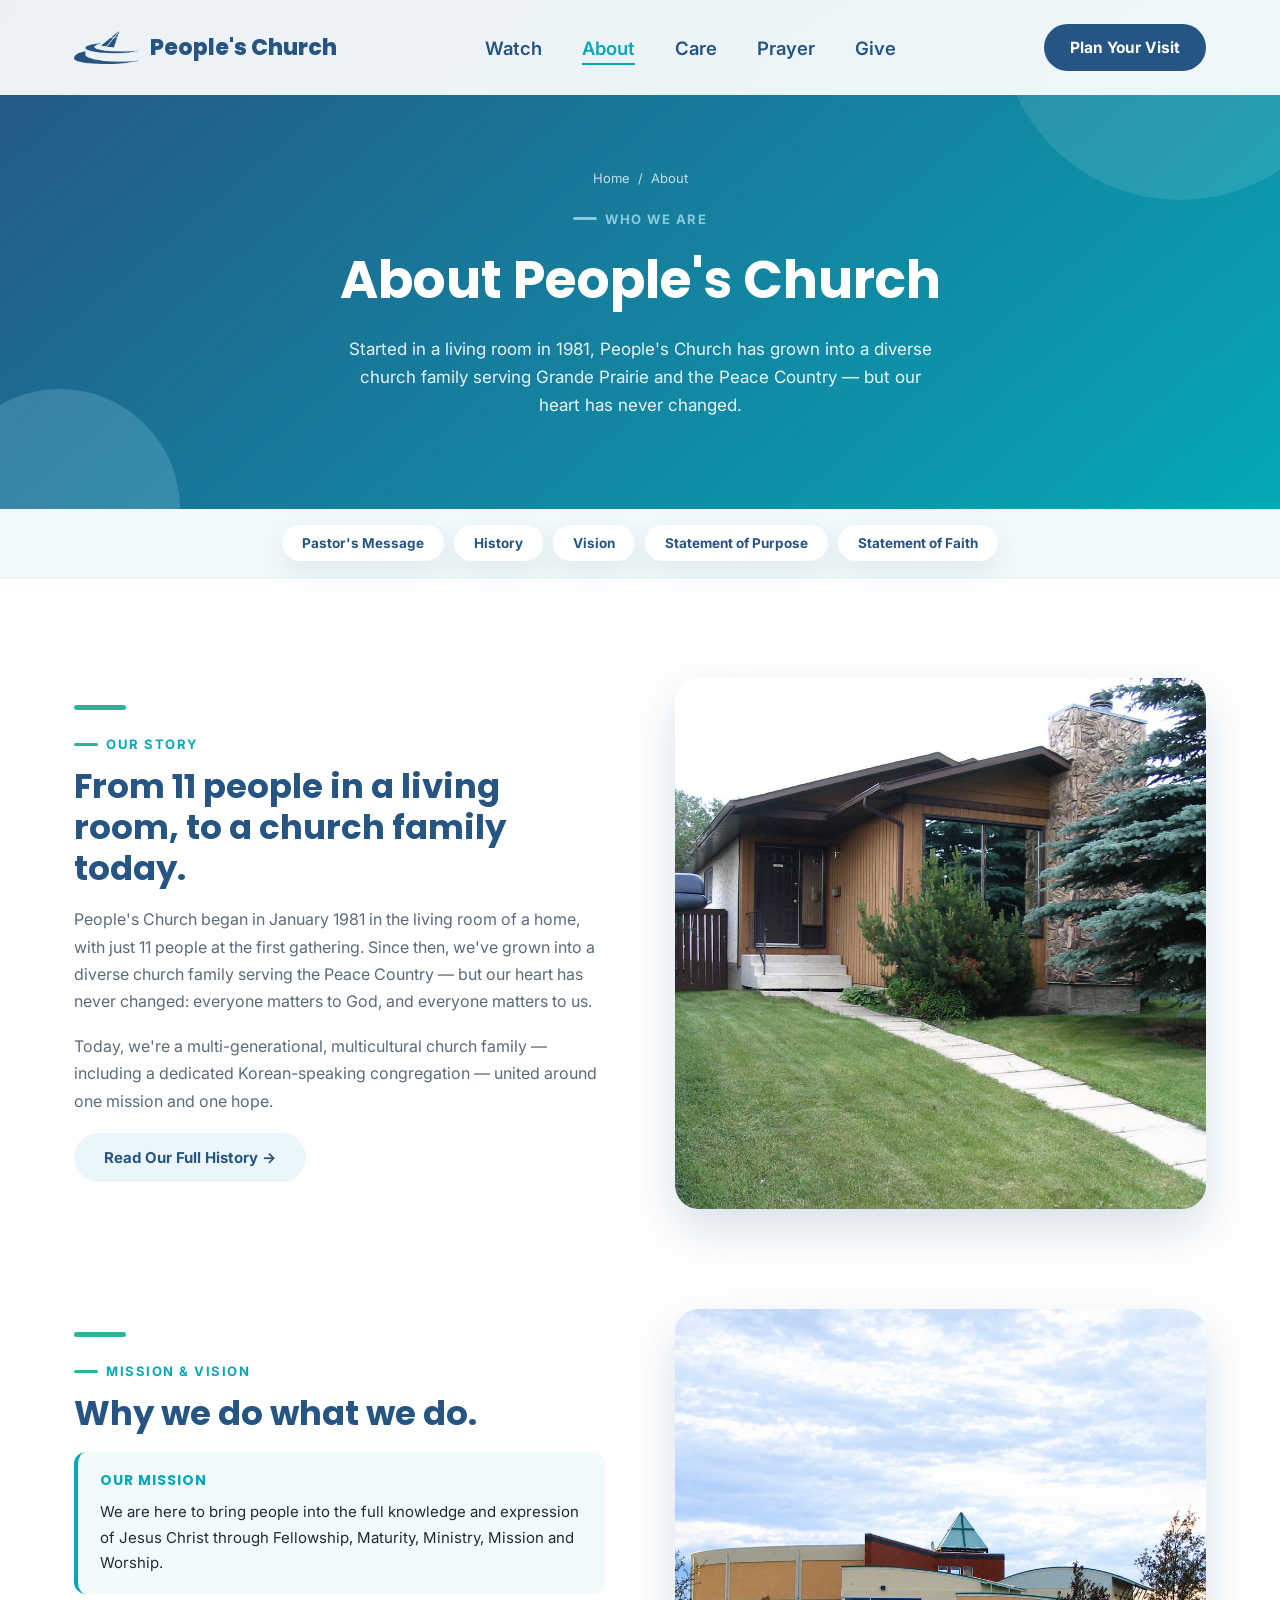
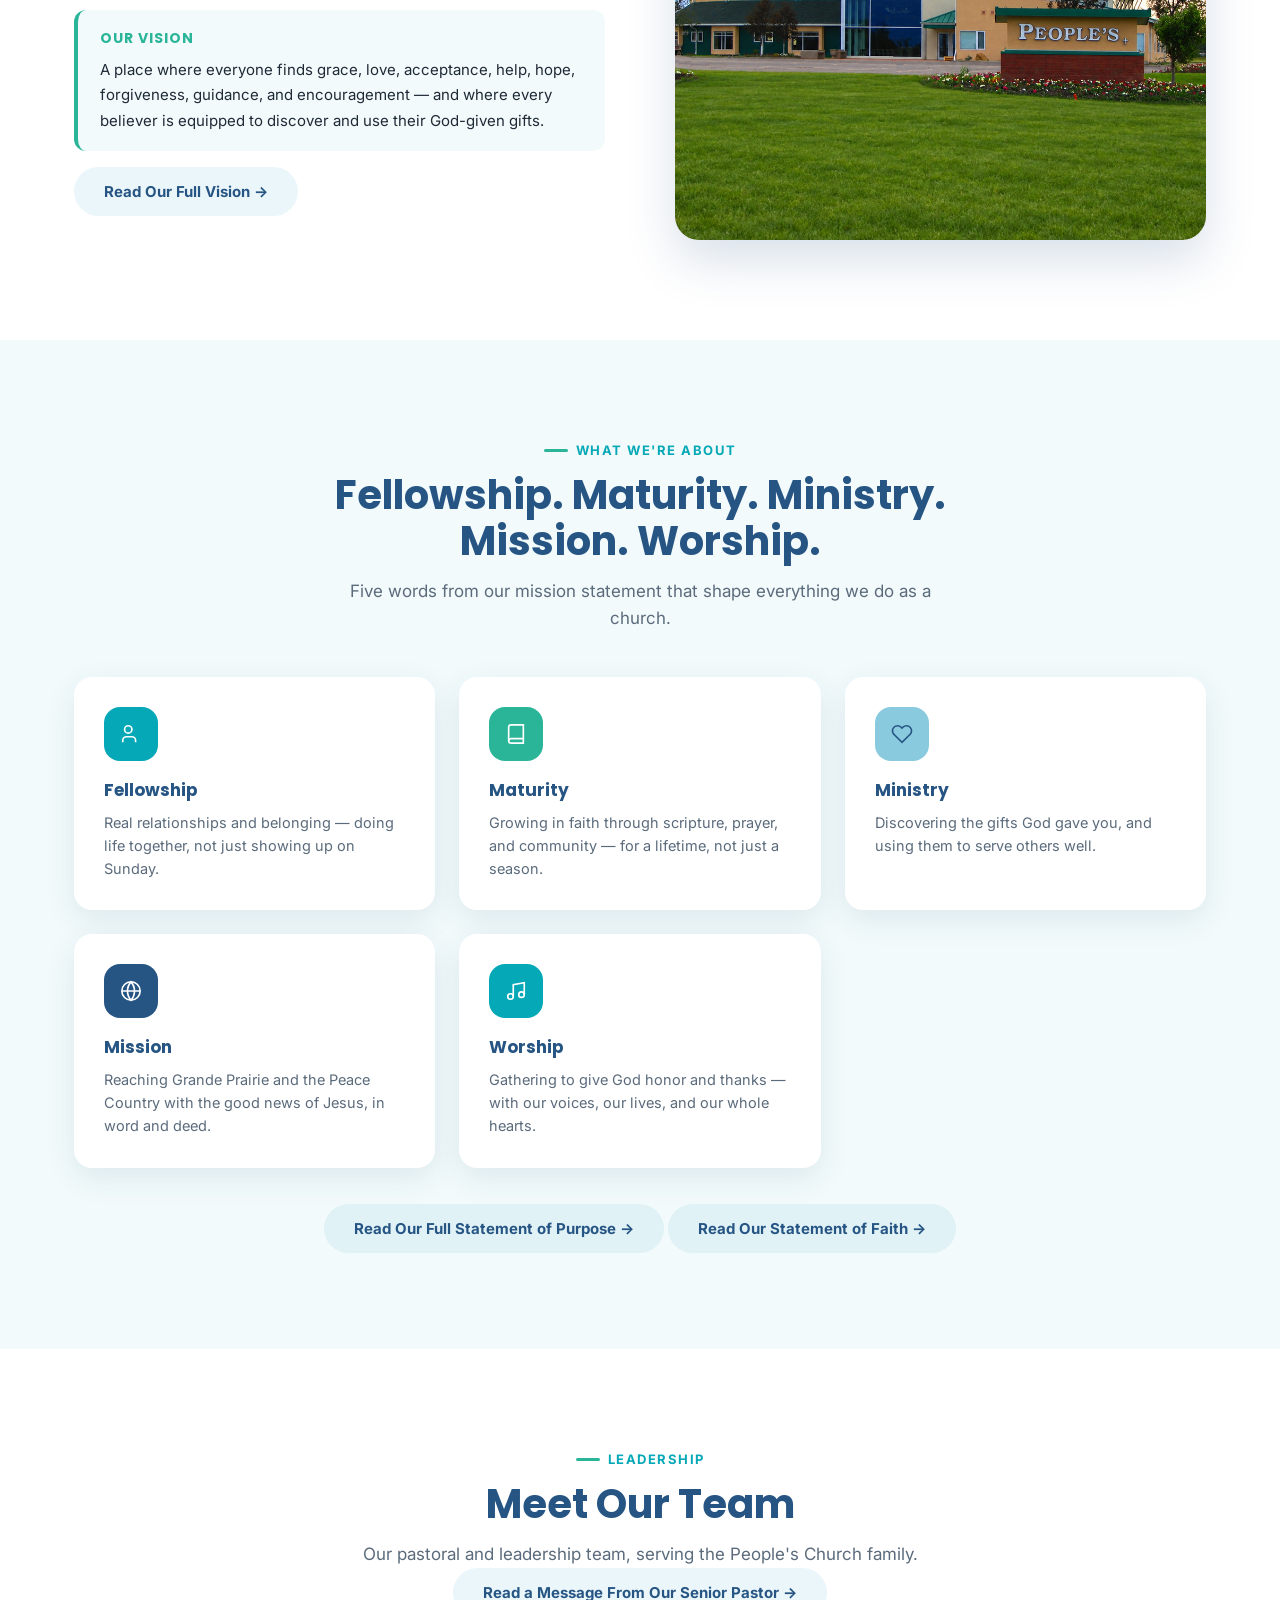
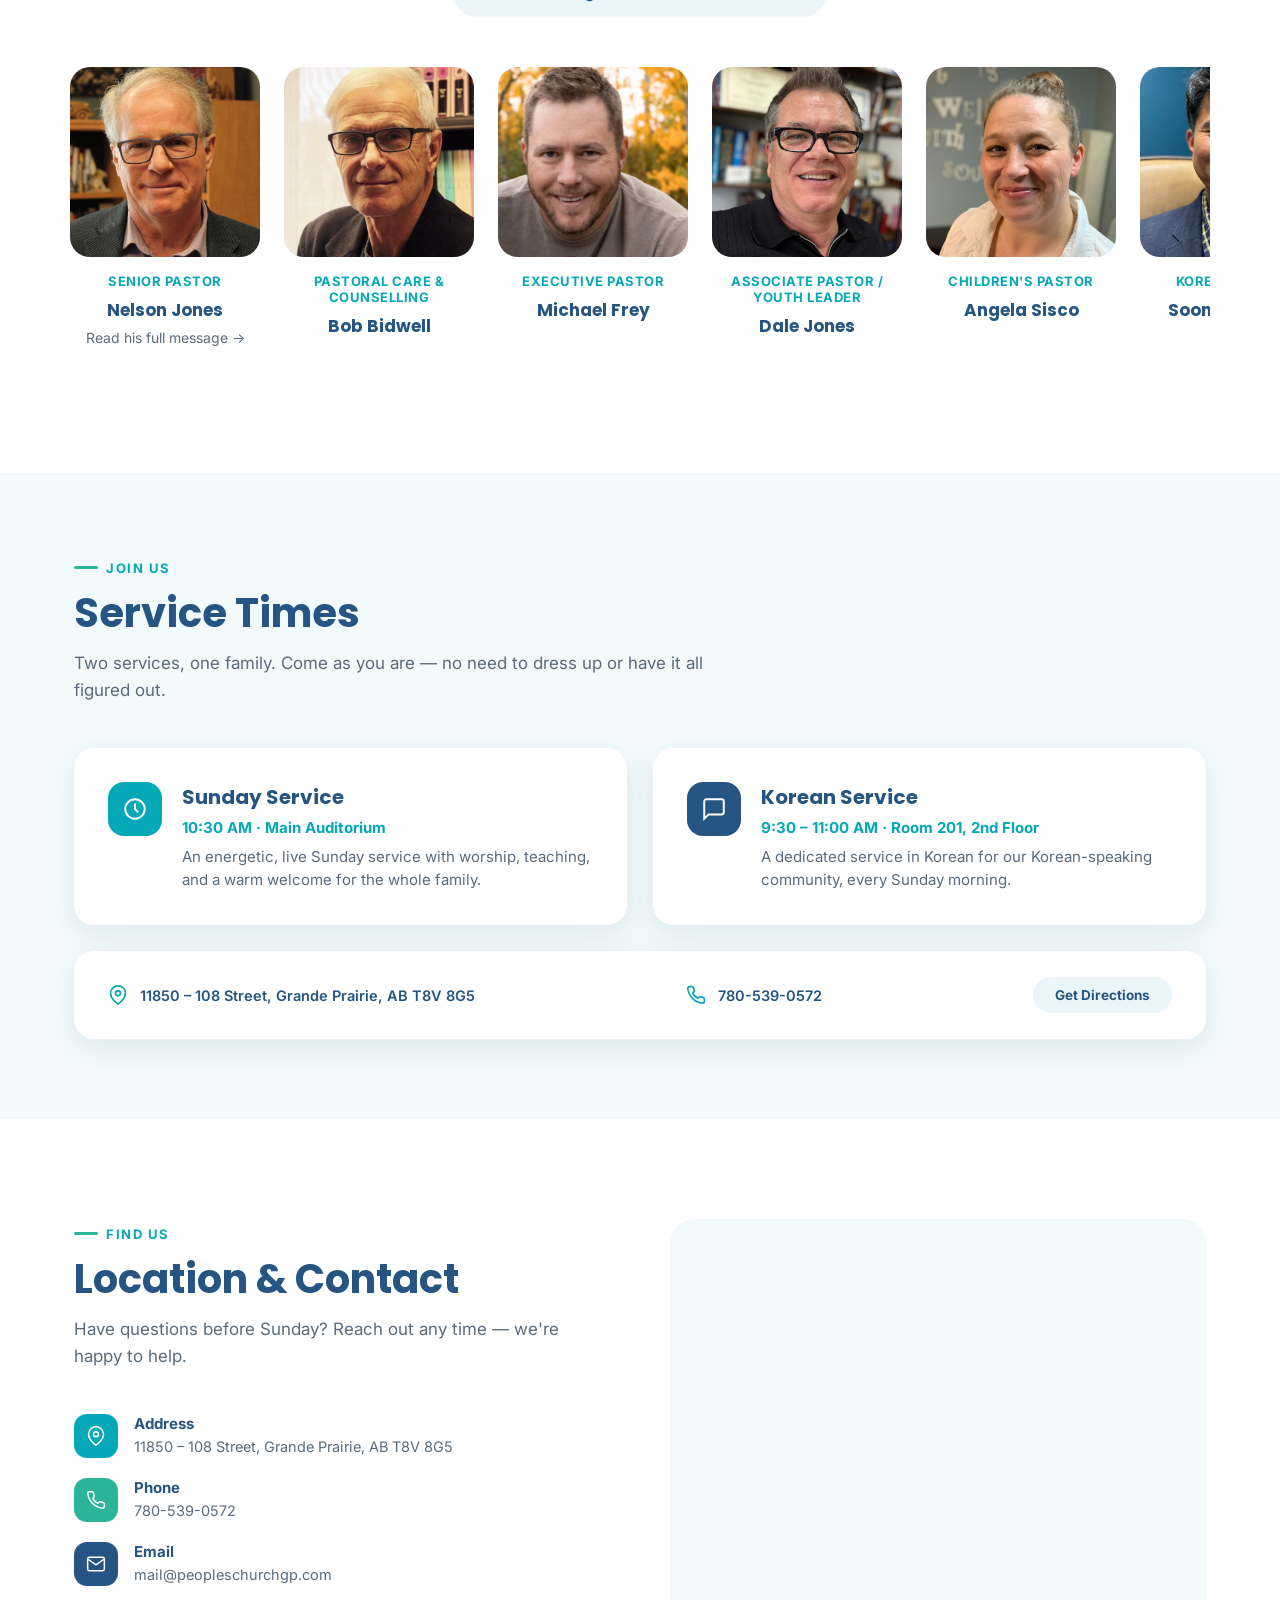
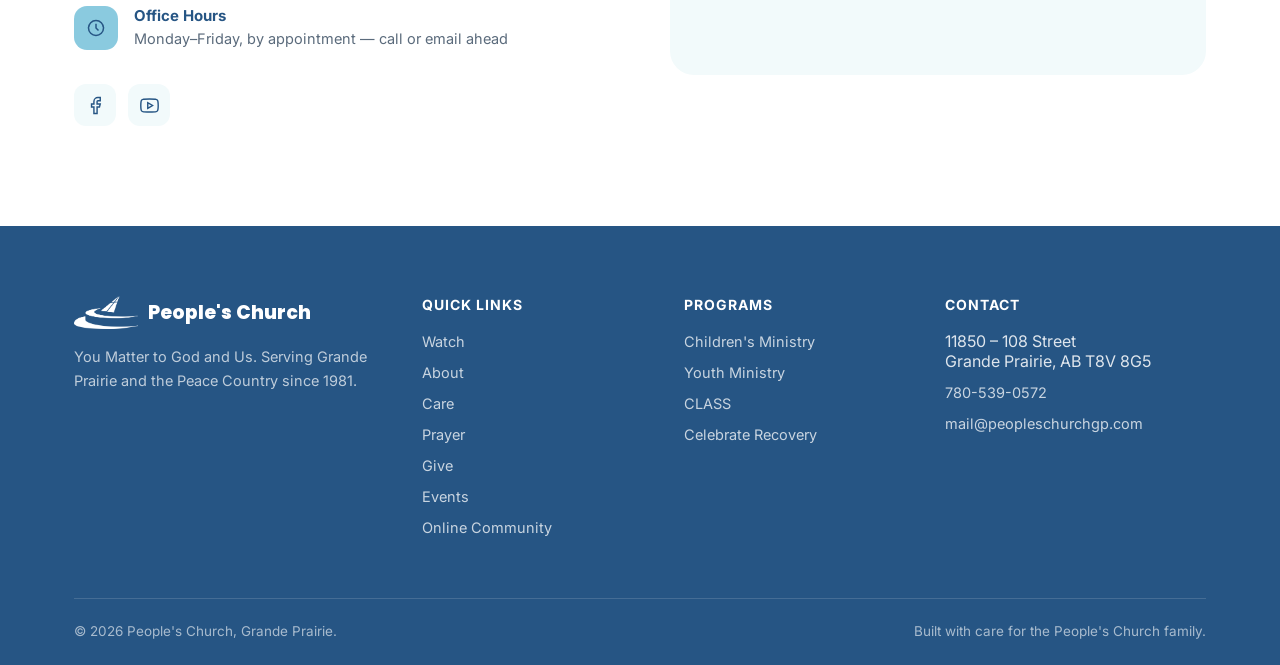
<file: about.html>
<!DOCTYPE html>
<html lang="en">
<head>
<meta charset="UTF-8">
<meta name="viewport" content="width=device-width, initial-scale=1.0">
<title>About | People's Church</title>
<meta name="description" content="Our story, mission, vision, and service times — People's Church, Grande Prairie AB, since 1981.">
<link rel="icon" type="image/png" href="assets/img/favicon-64.png">
<link rel="preconnect" href="https://fonts.googleapis.com">
<link rel="preconnect" href="https://fonts.gstatic.com" crossorigin>
<link href="https://fonts.googleapis.com/css2?family=Poppins:wght@600;700;800&family=Inter:wght@400;500;600;700&display=swap" rel="stylesheet">
<link rel="stylesheet" href="styles.css">
<script src="https://js.churchcenter.com/modal/v1"></script>
</head>
<body>

<!-- ================= HEADER ================= -->
<header id="siteHeader">
  <div class="nav-inner">
    <a href="index.html" class="logo"><span class="logo-mark"><img src="assets/img/logo-navy.png" alt="People's Church logo"></span>People's Church</a>
    <nav id="siteNav">
      <ul>
        <li><a class="nav-link" href="watch.html">Watch</a></li>
        <li><a class="nav-link" href="about.html">About</a></li>
        <li><a class="nav-link" href="care.html">Care</a></li>
        <li><a class="nav-link" href="https://peoples.churchcenter.com/people/forms/3387" data-open-in-church-center-modal="true">Prayer</a></li>
        <li><a class="nav-link" href="giving.html">Give</a></li>
      </ul>
    </nav>
    <div class="nav-cta">
      <a href="about.html#services" class="btn btn-nav">Plan Your Visit</a>
      <button class="menu-toggle" id="menuToggle" aria-label="Toggle menu"><span></span><span></span><span></span></button>
    </div>
  </div>
</header>

<!-- ================= PAGE HERO ================= -->
<section class="page-hero">
  <div class="wrap">
    <div class="breadcrumb reveal in"><a href="index.html">Home</a> / <span>About</span></div>
    <span class="kicker">Who We Are</span>
    <h1>About People's Church</h1>
    <p>Started in a living room in 1981, People's Church has grown into a diverse church family serving Grande Prairie and the Peace Country — but our heart has never changed.</p>
  </div>
</section>

<!-- ================= ABOUT SUBMENU ================= -->
<nav class="about-subnav reveal in" aria-label="About submenu">
  <div class="wrap">
    <a href="go-deeper.html#pastor">Pastor's Message</a>
    <a href="go-deeper.html#history">History</a>
    <a href="go-deeper.html#vision">Vision</a>
    <a href="go-deeper.html#purpose">Statement of Purpose</a>
    <a href="go-deeper.html#faith">Statement of Faith</a>
  </div>
</nav>

<!-- ================= OUR STORY ================= -->
<section class="about" id="story">
  <div class="wrap about-grid">
    <div class="about-copy reveal">
      <div class="bar"></div>
      <span class="kicker">Our Story</span>
      <h2>From 11 people in a living room, to a church family today.</h2>
      <p>People's Church began in January 1981 in the living room of a home, with just 11 people at the first gathering. Since then, we've grown into a diverse church family serving the Peace Country — but our heart has never changed: everyone matters to God, and everyone matters to us.</p>
      <p>Today, we're a multi-generational, multicultural church family — including a dedicated Korean-speaking congregation — united around one mission and one hope.</p>
      <a href="go-deeper.html#history" class="btn btn-ghost">Read Our Full History &rarr;</a>
    </div>
    <div class="about-visual filled reveal">
      <img src="assets/img/story-first-house.jpg" alt="The home where People's Church held its first service in January 1981">
    </div>
  </div>
</section>

<!-- ================= MISSION & VISION ================= -->
<section class="about" id="mission" style="padding-top:0;">
  <div class="wrap about-grid">
    <div class="about-visual filled reveal" style="order:2;">
      <img src="assets/img/mission-church-exterior2.jpg" alt="People's Church building exterior">
    </div>
    <div class="about-copy reveal" style="order:1;">
      <div class="bar"></div>
      <span class="kicker">Mission &amp; Vision</span>
      <h2>Why we do what we do.</h2>
      <div class="mv-box">
        <h4>Our Mission</h4>
        <p>We are here to bring people into the full knowledge and expression of Jesus Christ through Fellowship, Maturity, Ministry, Mission and Worship.</p>
      </div>
      <div class="mv-box" style="border-color:var(--teal-green)">
        <h4 style="color:var(--teal-green)">Our Vision</h4>
        <p>A place where everyone finds grace, love, acceptance, help, hope, forgiveness, guidance, and encouragement — and where every believer is equipped to discover and use their God-given gifts.</p>
      </div>
      <a href="go-deeper.html#vision" class="btn btn-ghost">Read Our Full Vision &rarr;</a>
    </div>
  </div>
</section>

<!-- ================= FIVE VALUES ================= -->
<section class="beliefs" id="values">
  <div class="wrap">
    <div class="section-head center reveal" style="margin-left:auto; margin-right:auto;">
      <span class="kicker">What We're About</span>
      <h2>Fellowship. Maturity. Ministry. Mission. Worship.</h2>
      <p>Five words from our mission statement that shape everything we do as a church.</p>
    </div>
    <div class="belief-grid">
      <div class="belief-card reveal">
        <div class="icon-badge" style="background:var(--teal)"><svg width="22" height="22" viewBox="0 0 24 24" fill="none" stroke="white" stroke-width="1.8"><path d="M17 21v-2a4 4 0 0 0-4-4H7a4 4 0 0 0-4 4v2"/><circle cx="9" cy="7" r="4"/></svg></div>
        <h4>Fellowship</h4>
        <p>Real relationships and belonging — doing life together, not just showing up on Sunday.</p>
      </div>
      <div class="belief-card reveal">
        <div class="icon-badge" style="background:var(--teal-green)"><svg width="22" height="22" viewBox="0 0 24 24" fill="none" stroke="white" stroke-width="1.8"><path d="M4 19.5A2.5 2.5 0 0 1 6.5 17H20"/><path d="M6.5 2H20v20H6.5A2.5 2.5 0 0 1 4 19.5v-15A2.5 2.5 0 0 1 6.5 2z"/></svg></div>
        <h4>Maturity</h4>
        <p>Growing in faith through scripture, prayer, and community — for a lifetime, not just a season.</p>
      </div>
      <div class="belief-card reveal">
        <div class="icon-badge" style="background:var(--sky); color:var(--navy);"><svg width="22" height="22" viewBox="0 0 24 24" fill="none" stroke="var(--navy)" stroke-width="1.8"><path d="M20.8 4.6a5.5 5.5 0 0 0-7.8 0L12 5.6l-1-1a5.5 5.5 0 0 0-7.8 7.8l1 1L12 21l7.8-7.6 1-1a5.5 5.5 0 0 0 0-7.8z"/></svg></div>
        <h4>Ministry</h4>
        <p>Discovering the gifts God gave you, and using them to serve others well.</p>
      </div>
      <div class="belief-card reveal">
        <div class="icon-badge" style="background:var(--navy)"><svg width="22" height="22" viewBox="0 0 24 24" fill="none" stroke="white" stroke-width="1.8"><circle cx="12" cy="12" r="10"/><path d="M2 12h20M12 2a15 15 0 0 1 0 20 15 15 0 0 1 0-20z"/></svg></div>
        <h4>Mission</h4>
        <p>Reaching Grande Prairie and the Peace Country with the good news of Jesus, in word and deed.</p>
      </div>
      <div class="belief-card reveal">
        <div class="icon-badge" style="background:var(--teal)"><svg width="22" height="22" viewBox="0 0 24 24" fill="none" stroke="white" stroke-width="1.8"><path d="M9 18V5l12-2v13"/><circle cx="6" cy="18" r="3"/><circle cx="18" cy="16" r="3"/></svg></div>
        <h4>Worship</h4>
        <p>Gathering to give God honor and thanks — with our voices, our lives, and our whole hearts.</p>
      </div>
    </div>
    <div class="reveal" style="text-align:center; margin-top:36px;">
      <a href="go-deeper.html#purpose" class="btn btn-ghost">Read Our Full Statement of Purpose &rarr;</a>
      <a href="go-deeper.html#faith" class="btn btn-ghost">Read Our Statement of Faith &rarr;</a>
    </div>
  </div>
</section>

<!-- ================= LEADERSHIP ================= -->
<section class="staff" id="leadership">
  <div class="wrap">
    <div class="section-head center reveal" style="margin-left:auto; margin-right:auto;">
      <span class="kicker">Leadership</span>
      <h2>Meet Our Team</h2>
      <p>Our pastoral and leadership team, serving the People's Church family.</p>
      <a href="go-deeper.html#pastor" class="btn btn-ghost">Read a Message From Our Senior Pastor &rarr;</a>
    </div>
    <div class="staff-carousel">
      <div class="staff-card reveal">
        <div class="staff-photo filled"><img src="assets/img/staff-nelson-jones-color3.jpg" alt="Pastor Nelson Jones"></div>
        <span class="role">Senior Pastor</span>
        <h4>Nelson Jones</h4>
        <p><a href="go-deeper.html#pastor">Read his full message &rarr;</a></p>
      </div>
      <div class="staff-card reveal">
        <div class="staff-photo filled"><img src="assets/img/staff-bob-bidwell-color2.jpg" alt="Bob Bidwell"></div>
        <span class="role">Pastoral Care &amp; Counselling</span>
        <h4>Bob Bidwell</h4>
      </div>
      <div class="staff-card reveal">
        <div class="staff-photo filled"><img src="assets/img/staff-michael-frey-color3.jpg" alt="Michael Frey"></div>
        <span class="role">Executive Pastor</span>
        <h4>Michael Frey</h4>
      </div>
      <div class="staff-card reveal">
        <div class="staff-photo filled"><img src="assets/img/staff-dale-jones-color4.jpg" alt="Dale Jones"></div>
        <span class="role">Associate Pastor / Youth Leader</span>
        <h4>Dale Jones</h4>
      </div>
      <div class="staff-card reveal">
        <div class="staff-photo filled"><img src="assets/img/staff-angela-sisco-color4.jpg" alt="Angela Sisco"></div>
        <span class="role">Children's Pastor</span>
        <h4>Angela Sisco</h4>
      </div>
      <div class="staff-card reveal">
        <div class="staff-photo filled"><img src="assets/img/staff-soonjong-seo-color3.jpg" alt="Soon-Jong Seo"></div>
        <span class="role">Korean Pastor</span>
        <h4>Soon-Jong Seo</h4>
      </div>
      <div class="staff-card reveal">
        <div class="staff-photo filled"><img src="assets/img/staff-brent-jones-color2.jpg" alt="Brent Jones"></div>
        <span class="role">Creative Arts Pastor</span>
        <h4>Brent Jones</h4>
      </div>
      <div class="staff-card reveal">
        <div class="staff-photo filled"><img src="assets/img/staff-cheri-kryviak-color2.jpg" alt="Cheri Kryviak"></div>
        <span class="role">Program Manager</span>
        <h4>Cheri Kryviak</h4>
      </div>
      <div class="staff-card reveal">
        <div class="staff-photo filled"><img src="assets/img/staff-faye-laberge-color.jpg" alt="Faye LaBerge"></div>
        <span class="role">General Manager &ndash; The Reach Centre</span>
        <h4>Faye LaBerge</h4>
      </div>
      <div class="staff-card reveal">
        <div class="staff-photo filled"><img src="assets/img/staff-linda-jones-color2.jpg" alt="Linda Jones"></div>
        <span class="role">Events Coordinator</span>
        <h4>Linda Jones</h4>
      </div>
      <div class="staff-card reveal">
        <div class="staff-photo filled"><img src="assets/img/staff-lois-frey-color2.jpg" alt="Lois Frey"></div>
        <span class="role">Executive Assistant</span>
        <h4>Lois Frey</h4>
      </div>
      <div class="staff-card reveal">
        <div class="staff-photo"><svg width="34" height="34" viewBox="0 0 24 24" fill="none" stroke="currentColor" stroke-width="1.6"><circle cx="12" cy="8" r="4"/><path d="M4 20c0-4.4 3.6-8 8-8s8 3.6 8 8"/></svg></div>
        <span class="role">Administration / Bookkeeping</span>
        <h4>Carmen Parlee</h4>
      </div>
      <div class="staff-card reveal">
        <div class="staff-photo"><svg width="34" height="34" viewBox="0 0 24 24" fill="none" stroke="currentColor" stroke-width="1.6"><circle cx="12" cy="8" r="4"/><path d="M4 20c0-4.4 3.6-8 8-8s8 3.6 8 8"/></svg></div>
        <span class="role">Reception</span>
        <h4>Lynn Bevan</h4>
      </div>
      <div class="staff-card reveal">
        <div class="staff-photo"><svg width="34" height="34" viewBox="0 0 24 24" fill="none" stroke="currentColor" stroke-width="1.6"><circle cx="12" cy="8" r="4"/><path d="M4 20c0-4.4 3.6-8 8-8s8 3.6 8 8"/></svg></div>
        <span class="role">Reception</span>
        <h4>Elizabeth Parlee</h4>
      </div>
    </div>
  </div>
</section>

<!-- ================= SERVICE TIMES ================= -->
<section class="services" id="services">
  <div class="wrap">
    <div class="section-head reveal">
      <span class="kicker">Join Us</span>
      <h2>Service Times</h2>
      <p>Two services, one family. Come as you are — no need to dress up or have it all figured out.</p>
    </div>
    <div class="service-grid">
      <div class="service-card reveal">
        <div class="icon-badge" style="background:var(--teal)">
          <svg width="26" height="26" viewBox="0 0 24 24" fill="none" stroke="white" stroke-width="1.8"><circle cx="12" cy="12" r="9"/><path d="M12 7v5l3 3"/></svg>
        </div>
        <div>
          <h3>Sunday Service</h3>
          <span class="time">10:30 AM &middot; Main Auditorium</span>
          <p>An energetic, live Sunday service with worship, teaching, and a warm welcome for the whole family.</p>
        </div>
      </div>
      <div class="service-card reveal">
        <div class="icon-badge" style="background:var(--navy)">
          <svg width="26" height="26" viewBox="0 0 24 24" fill="none" stroke="white" stroke-width="1.8"><path d="M21 15a2 2 0 0 1-2 2H7l-4 4V5a2 2 0 0 1 2-2h14a2 2 0 0 1 2 2z"/></svg>
        </div>
        <div>
          <h3>Korean Service</h3>
          <span class="time">9:30 – 11:00 AM · Room 201, 2nd Floor</span>
          <p>A dedicated service in Korean for our Korean-speaking community, every Sunday morning.</p>
        </div>
      </div>
    </div>
    <div class="visit-strip reveal">
      <div class="vi">
        <svg width="20" height="20" viewBox="0 0 24 24" fill="none" stroke="var(--teal)" stroke-width="2"><path d="M21 10c0 7-9 13-9 13s-9-6-9-13a9 9 0 0 1 18 0z"/><circle cx="12" cy="10" r="3"/></svg>
        11850 – 108 Street, Grande Prairie, AB T8V 8G5
      </div>
      <div class="vi">
        <svg width="20" height="20" viewBox="0 0 24 24" fill="none" stroke="var(--teal)" stroke-width="2"><path d="M22 16.92v3a2 2 0 0 1-2.18 2 19.79 19.79 0 0 1-8.63-3.07 19.5 19.5 0 0 1-6-6 19.79 19.79 0 0 1-3.07-8.67A2 2 0 0 1 4.11 2h3a2 2 0 0 1 2 1.72c.127.96.362 1.903.7 2.81a2 2 0 0 1-.45 2.11L8.09 9.91a16 16 0 0 0 6 6l1.27-1.27a2 2 0 0 1 2.11-.45c.907.338 1.85.573 2.81.7A2 2 0 0 1 22 16.92z"/></svg>
        780-539-0572
      </div>
      <a href="#location" class="btn btn-ghost" style="padding:10px 22px; font-size:13.5px;">Get Directions</a>
    </div>
  </div>
</section>

<!-- ================= LOCATION & CONTACT ================= -->
<section class="visit" id="location">
  <div class="wrap visit-grid">
    <div class="reveal">
      <div class="section-head">
        <span class="kicker">Find Us</span>
        <h2>Location &amp; Contact</h2>
        <p>Have questions before Sunday? Reach out any time — we're happy to help.</p>
      </div>
      <div class="contact-list">
        <div class="contact-item">
          <div class="icon-badge" style="background:var(--teal)"><svg width="20" height="20" viewBox="0 0 24 24" fill="none" stroke="white" stroke-width="1.8"><path d="M21 10c0 7-9 13-9 13s-9-6-9-13a9 9 0 0 1 18 0z"/><circle cx="12" cy="10" r="3"/></svg></div>
          <div><h5>Address</h5><p>11850 – 108 Street, Grande Prairie, AB T8V 8G5</p></div>
        </div>
        <div class="contact-item">
          <div class="icon-badge" style="background:var(--teal-green)"><svg width="20" height="20" viewBox="0 0 24 24" fill="none" stroke="white" stroke-width="1.8"><path d="M22 16.92v3a2 2 0 0 1-2.18 2 19.79 19.79 0 0 1-8.63-3.07 19.5 19.5 0 0 1-6-6 19.79 19.79 0 0 1-3.07-8.67A2 2 0 0 1 4.11 2h3a2 2 0 0 1 2 1.72c.127.96.362 1.903.7 2.81a2 2 0 0 1-.45 2.11L8.09 9.91a16 16 0 0 0 6 6l1.27-1.27a2 2 0 0 1 2.11-.45c.907.338 1.85.573 2.81.7A2 2 0 0 1 22 16.92z"/></svg></div>
          <div><h5>Phone</h5><a href="tel:+17805390572">780-539-0572</a></div>
        </div>
        <div class="contact-item">
          <div class="icon-badge" style="background:var(--navy)"><svg width="20" height="20" viewBox="0 0 24 24" fill="none" stroke="white" stroke-width="1.8"><path d="M22 6l-10 7L2 6"/><rect x="2" y="4" width="20" height="16" rx="2"/></svg></div>
          <div><h5>Email</h5><a href="mailto:mail@peopleschurchgp.com">mail@peopleschurchgp.com</a></div>
        </div>
        <div class="contact-item">
          <div class="icon-badge" style="background:var(--sky); color:var(--navy);"><svg width="20" height="20" viewBox="0 0 24 24" fill="none" stroke="var(--navy)" stroke-width="1.8"><circle cx="12" cy="12" r="9"/><path d="M12 7v5l3 3"/></svg></div>
          <div><h5>Office Hours</h5><p>Monday–Friday, by appointment — call or email ahead</p></div>
        </div>
      </div>
      <div class="social-row">
        <a href="https://www.facebook.com/peopleschurchgp/" target="_blank" rel="noopener" aria-label="Facebook"><svg width="19" height="19" viewBox="0 0 24 24" fill="none" stroke="currentColor" stroke-width="1.8"><path d="M18 2h-3a5 5 0 0 0-5 5v3H7v4h3v8h4v-8h3l1-4h-4V7a1 1 0 0 1 1-1h3z"/></svg></a>
        <a href="https://www.youtube.com/@peopleschurchgp" target="_blank" rel="noopener" aria-label="YouTube"><svg width="19" height="19" viewBox="0 0 24 24" fill="none" stroke="currentColor" stroke-width="1.8"><path d="M22.5 6.2a2.8 2.8 0 0 0-2-2C18.9 3.7 12 3.7 12 3.7s-6.9 0-8.5.5a2.8 2.8 0 0 0-2 2A29 29 0 0 0 1 12a29 29 0 0 0 .5 5.8 2.8 2.8 0 0 0 2 2c1.6.5 8.5.5 8.5.5s6.9 0 8.5-.5a2.8 2.8 0 0 0 2-2A29 29 0 0 0 23 12a29 29 0 0 0-.5-5.8z"/><path d="M9.8 15.5l6-3.5-6-3.5z"/></svg></a>
      </div>
    </div>
    <div class="map-box filled reveal">
      <iframe src="https://www.google.com/maps/embed?pb=!1m18!1m12!1m3!1d2277.7970477520958!2d-118.8236028230363!3d55.18681977287997!2m3!1f0!2f0!3f0!3m2!1i1024!2i768!4f13.1!3m3!1m2!1s0x539093fcfaf3bf43%3A0x34a7b12c6435bf27!2sPeople's%20Church%20Grande%20Prairie!5e0!3m2!1sen!2sca!4v1785957897593!5m2!1sen!2sca" title="Map to People's Church, 11850 – 108 Street, Grande Prairie, AB" allowfullscreen="" loading="lazy" referrerpolicy="strict-origin-when-cross-origin"></iframe>
    </div>
  </div>
</section>

<!-- ================= FOOTER ================= -->
<footer>
  <div class="wrap">
    <div class="footer-grid">
      <div>
        <div class="footer-logo"><span class="logo-mark"><img src="assets/img/logo-white.png" alt="People's Church logo"></span>People's Church</div>
        <p>You Matter to God and Us. Serving Grande Prairie and the Peace Country since 1981.</p>
      </div>
      <div>
        <h5>Quick Links</h5>
        <ul>
          <li><a href="watch.html">Watch</a></li>
          <li><a href="about.html">About</a></li>
          <li><a href="care.html">Care</a></li>
          <li><a href="https://peoples.churchcenter.com/people/forms/3387" data-open-in-church-center-modal="true">Prayer</a></li>
          <li><a href="giving.html">Give</a></li>
          <li><a href="events.html">Events</a></li>
          <li><a href="online-community.html">Online Community</a></li>
        </ul>
      </div>
      <div>
        <h5>Programs</h5>
        <ul>
          <li><a href="children.html">Children's Ministry</a></li>
          <li><a href="nextgen.html#youth">Youth Ministry</a></li>
          <li><a href="class.html">CLASS</a></li>
          <li><a href="recovery.html">Celebrate Recovery</a></li>
        </ul>
      </div>
      <div>
        <h5>Contact</h5>
        <ul>
          <li>11850 – 108 Street<br>Grande Prairie, AB T8V 8G5</li>
          <li><a href="tel:+17805390572">780-539-0572</a></li>
          <li><a href="mailto:mail@peopleschurchgp.com">mail@peopleschurchgp.com</a></li>
        </ul>
      </div>
    </div>
    <div class="footer-bottom">
      <span class="year"></span>
      <span>Built with care for the People's Church family.</span>
    </div>
  </div>
</footer>

<button class="totop" id="toTop" aria-label="Back to top">
  <svg width="18" height="18" viewBox="0 0 24 24" fill="none" stroke="white" stroke-width="2"><path d="M18 15l-6-6-6 6"/></svg>
</button>

<script src="main.js"></script>
</body>
</html>
</file>
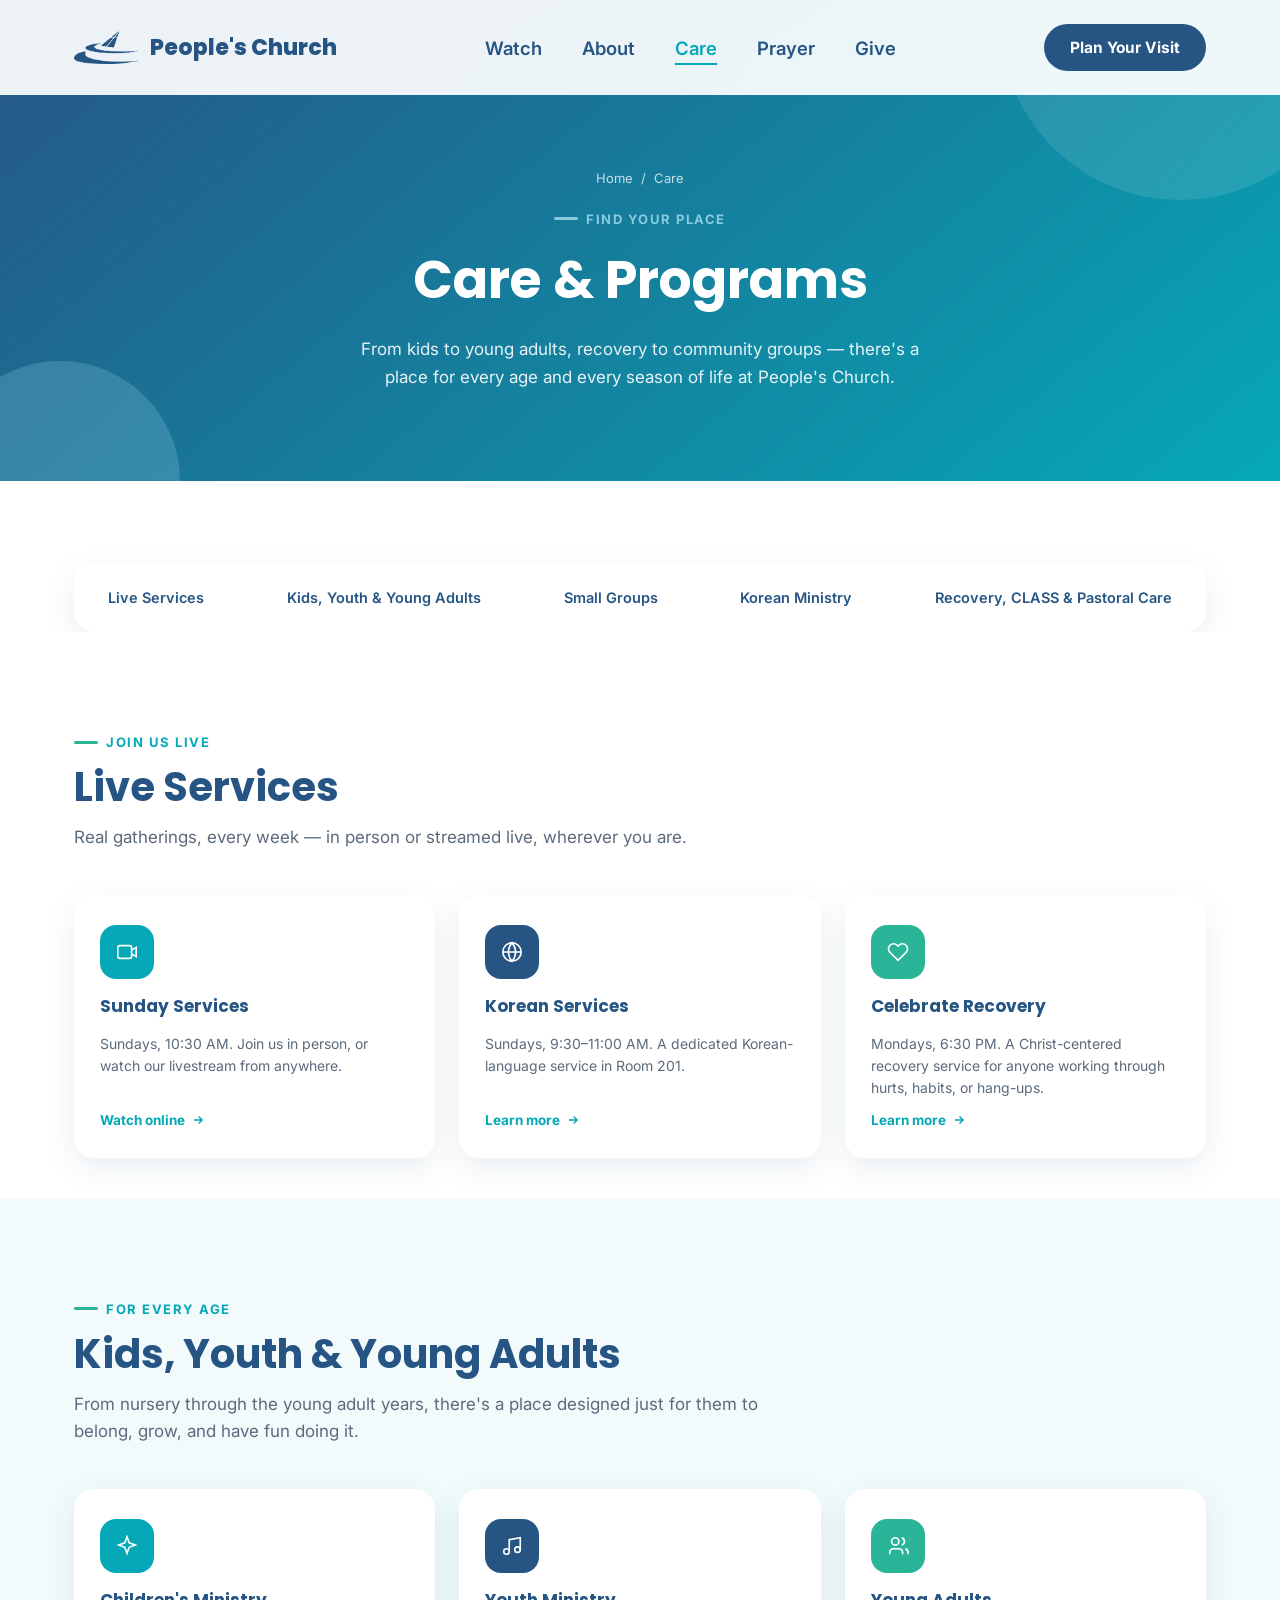
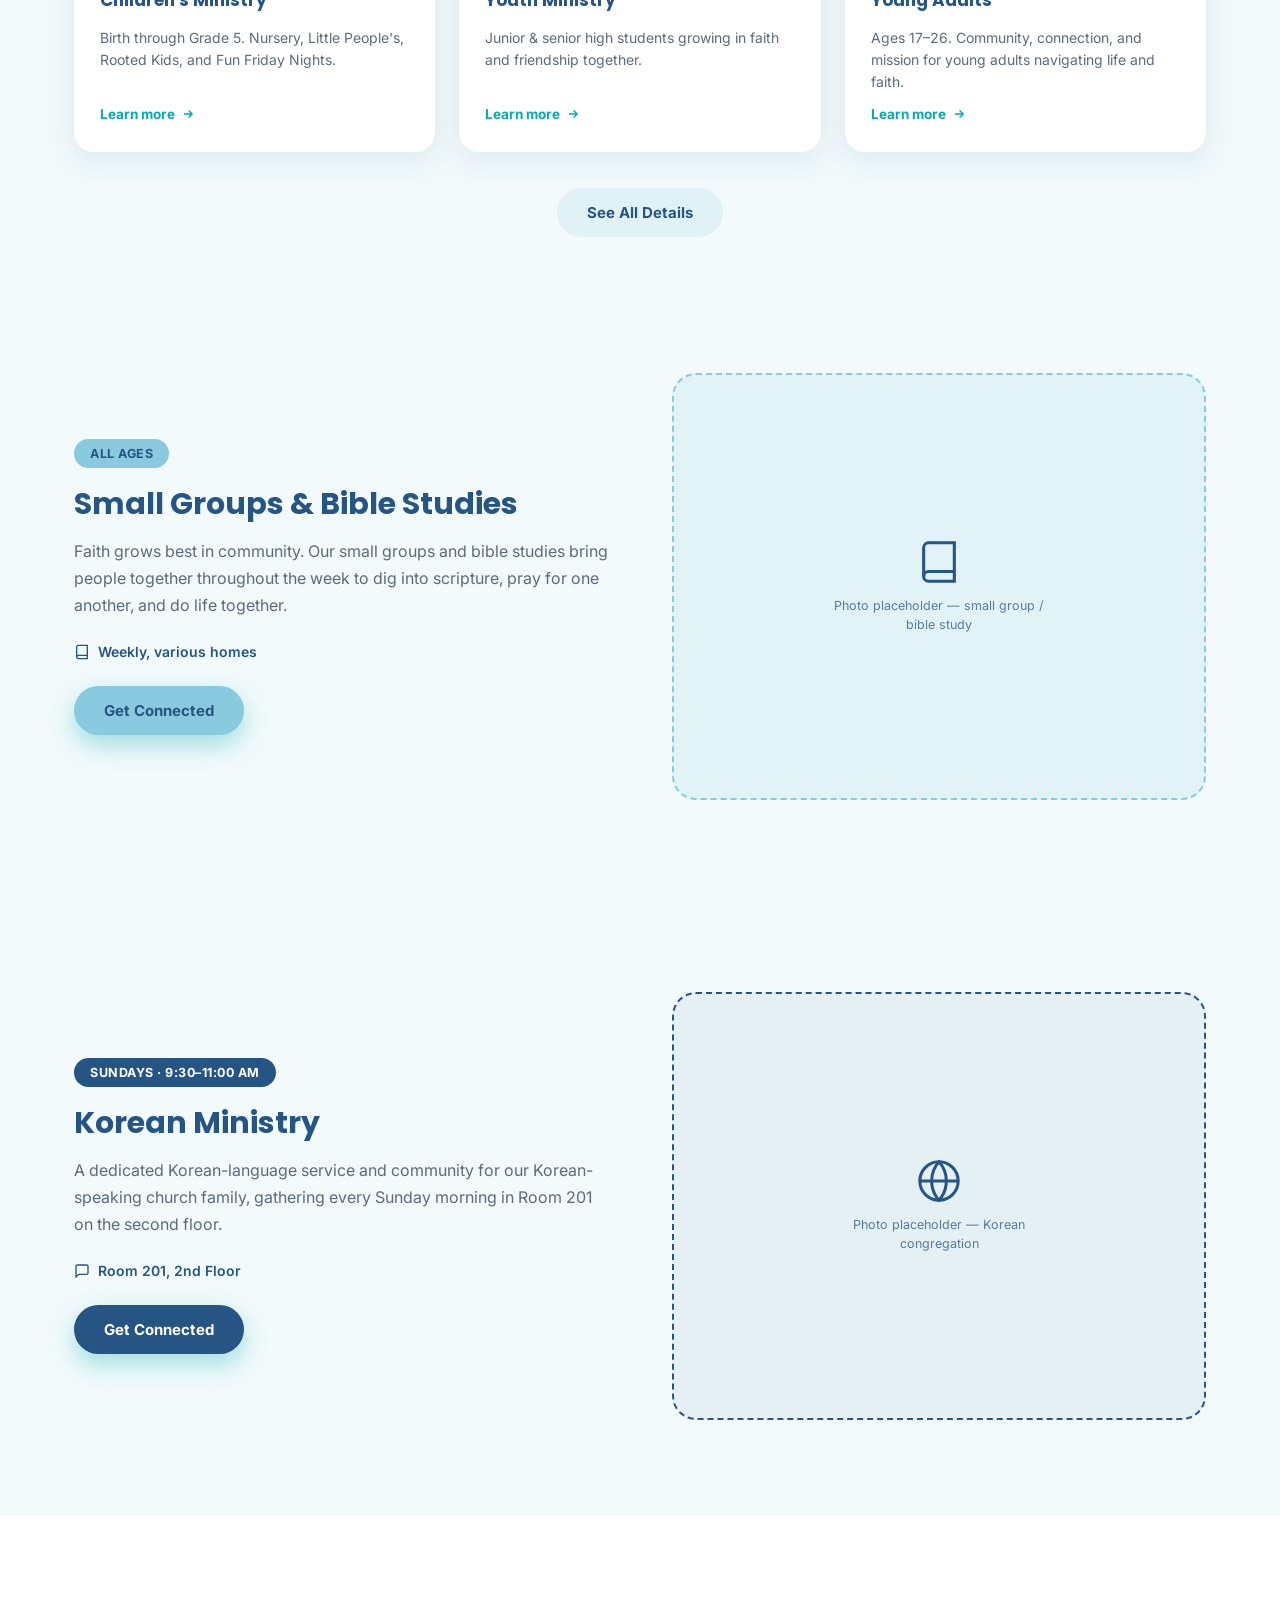
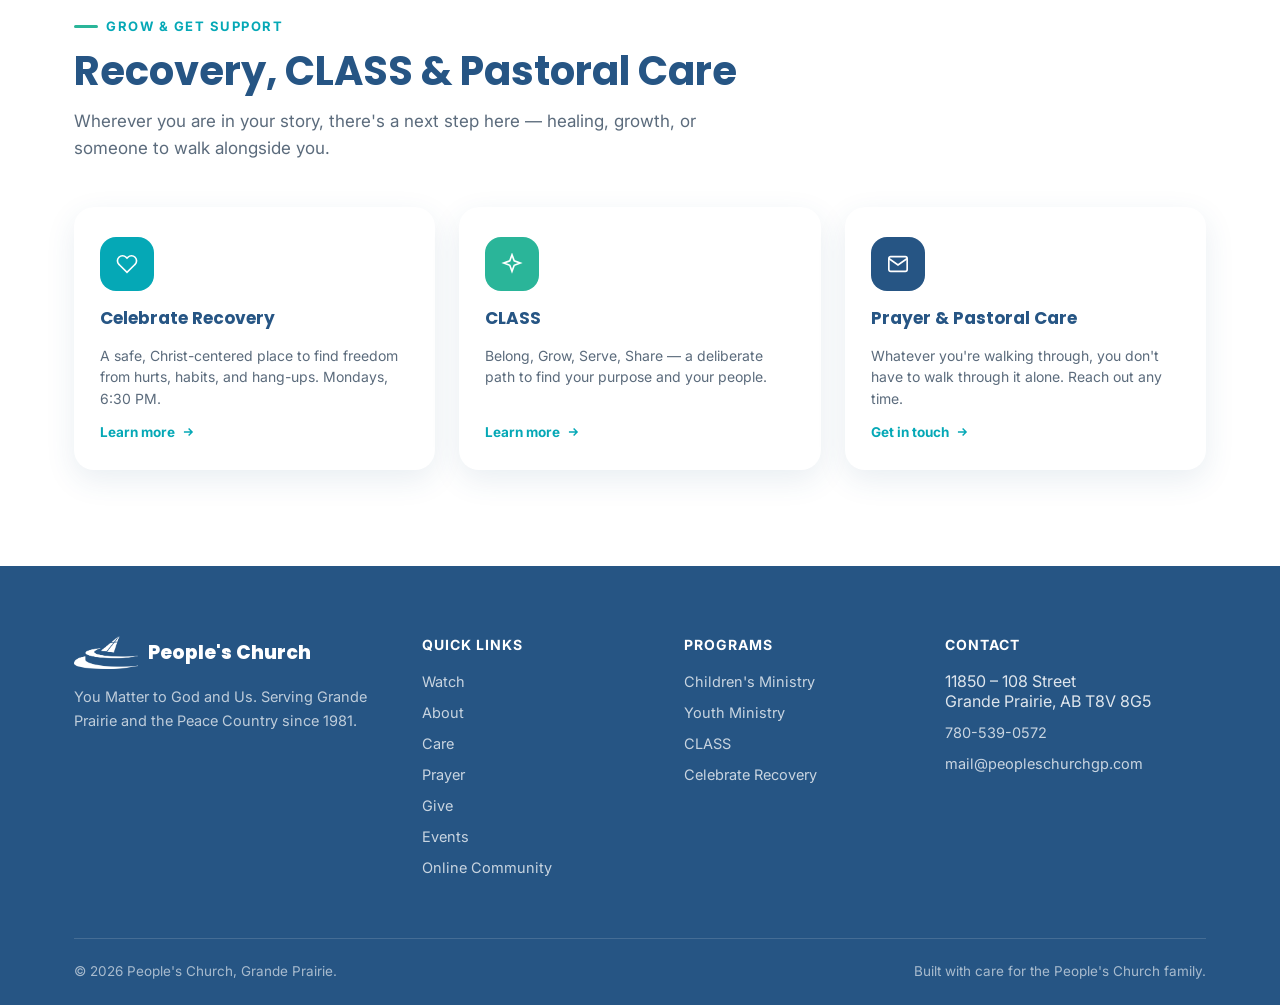
<file: care.html>
<!DOCTYPE html>
<html lang="en">
<head>
<meta charset="UTF-8">
<meta name="viewport" content="width=device-width, initial-scale=1.0">
<title>Care | People's Church</title>
<meta name="description" content="Programs and care for every age at People's Church — kids, youth, young adults, small groups, Celebrate Recovery, Korean Ministry, and pastoral care.">
<link rel="icon" type="image/png" href="assets/img/favicon-64.png">
<link rel="preconnect" href="https://fonts.googleapis.com">
<link rel="preconnect" href="https://fonts.gstatic.com" crossorigin>
<link href="https://fonts.googleapis.com/css2?family=Poppins:wght@600;700;800&family=Inter:wght@400;500;600;700&display=swap" rel="stylesheet">
<link rel="stylesheet" href="styles.css">
<script src="https://js.churchcenter.com/modal/v1"></script>
</head>
<body>

<!-- ================= HEADER ================= -->
<header id="siteHeader">
  <div class="nav-inner">
    <a href="index.html" class="logo"><span class="logo-mark"><img src="assets/img/logo-navy.png" alt="People's Church logo"></span>People's Church</a>
    <nav id="siteNav">
      <ul>
        <li><a class="nav-link" href="watch.html">Watch</a></li>
        <li><a class="nav-link" href="about.html">About</a></li>
        <li><a class="nav-link" href="care.html">Care</a></li>
        <li><a class="nav-link" href="https://peoples.churchcenter.com/people/forms/3387" data-open-in-church-center-modal="true">Prayer</a></li>
        <li><a class="nav-link" href="giving.html">Give</a></li>
      </ul>
    </nav>
    <div class="nav-cta">
      <a href="about.html#services" class="btn btn-nav">Plan Your Visit</a>
      <button class="menu-toggle" id="menuToggle" aria-label="Toggle menu"><span></span><span></span><span></span></button>
    </div>
  </div>
</header>

<!-- ================= PAGE HERO ================= -->
<section class="page-hero">
  <div class="wrap">
    <div class="breadcrumb reveal in"><a href="index.html">Home</a> / <span>Care</span></div>
    <span class="kicker">Find Your Place</span>
    <h1>Care &amp; Programs</h1>
    <p>From kids to young adults, recovery to community groups — there's a place for every age and every season of life at People's Church.</p>
  </div>
</section>

<!-- ================= JUMP NAV ================= -->
<section style="padding:56px 0 0;">
  <div class="wrap">
    <div class="visit-strip reveal" style="flex-wrap:wrap; gap:14px 28px;">
      <a href="#live-services" class="vi" style="text-decoration:none;">Live Services</a>
      <a href="#nextgen" class="vi" style="text-decoration:none;">Kids, Youth &amp; Young Adults</a>
      <a href="#groups" class="vi" style="text-decoration:none;">Small Groups</a>
      <a href="#korean" class="vi" style="text-decoration:none;">Korean Ministry</a>
      <a href="#growth" class="vi" style="text-decoration:none;">Recovery, CLASS &amp; Pastoral Care</a>
    </div>
  </div>
</section>

<!-- ================= LIVE SERVICES ================= -->
<section class="teasers" id="live-services" style="background:white; padding:96px 0 40px;">
  <div class="wrap">
    <div class="section-head reveal" style="max-width:700px; margin-bottom:44px;">
      <span class="kicker">Join Us Live</span>
      <h2>Live Services</h2>
      <p>Real gatherings, every week — in person or streamed live, wherever you are.</p>
    </div>
    <div class="belief-grid">
      <a href="watch.html" class="teaser-card reveal">
        <div class="icon-badge" style="background:var(--teal)">
          <svg width="22" height="22" viewBox="0 0 24 24" fill="none" stroke="white" stroke-width="1.8"><rect x="2" y="5" width="15" height="14" rx="2"/><path d="M17 10l5-3v10l-5-3"/></svg>
        </div>
        <h4>Sunday Services</h4>
        <p>Sundays, 10:30 AM. Join us in person, or watch our livestream from anywhere.</p>
        <span class="go">Watch online <svg width="14" height="14" viewBox="0 0 24 24" fill="none" stroke="currentColor" stroke-width="2.5"><path d="M5 12h14M13 6l6 6-6 6"/></svg></span>
      </a>
      <a href="#korean" class="teaser-card reveal">
        <div class="icon-badge" style="background:var(--navy)">
          <svg width="22" height="22" viewBox="0 0 24 24" fill="none" stroke="white" stroke-width="1.8"><circle cx="12" cy="12" r="10"/><path d="M2 12h20M12 2a15 15 0 0 1 0 20 15 15 0 0 1 0-20z"/></svg>
        </div>
        <h4>Korean Services</h4>
        <p>Sundays, 9:30–11:00 AM. A dedicated Korean-language service in Room 201.</p>
        <span class="go">Learn more <svg width="14" height="14" viewBox="0 0 24 24" fill="none" stroke="currentColor" stroke-width="2.5"><path d="M5 12h14M13 6l6 6-6 6"/></svg></span>
      </a>
      <a href="recovery.html" class="teaser-card reveal">
        <div class="icon-badge" style="background:var(--teal-green)">
          <svg width="22" height="22" viewBox="0 0 24 24" fill="none" stroke="white" stroke-width="1.8"><path d="M20.8 4.6a5.5 5.5 0 0 0-7.8 0L12 5.6l-1-1a5.5 5.5 0 0 0-7.8 7.8l1 1L12 21l7.8-7.6 1-1a5.5 5.5 0 0 0 0-7.8z"/></svg>
        </div>
        <h4>Celebrate Recovery</h4>
        <p>Mondays, 6:30 PM. A Christ-centered recovery service for anyone working through hurts, habits, or hang-ups.</p>
        <span class="go">Learn more <svg width="14" height="14" viewBox="0 0 24 24" fill="none" stroke="currentColor" stroke-width="2.5"><path d="M5 12h14M13 6l6 6-6 6"/></svg></span>
      </a>
    </div>
  </div>
</section>

<!-- ================= NEXT GEN: KIDS / YOUTH / YOUNG ADULTS ================= -->
<section class="teasers" id="nextgen" style="background:var(--bg-tint); padding:96px 0 40px;">
  <div class="wrap">
    <div class="section-head reveal" style="max-width:700px; margin-bottom:44px;">
      <span class="kicker">For Every Age</span>
      <h2>Kids, Youth &amp; Young Adults</h2>
      <p>From nursery through the young adult years, there's a place designed just for them to belong, grow, and have fun doing it.</p>
    </div>
    <div class="belief-grid">
      <a href="children.html" class="teaser-card reveal">
        <div class="icon-badge" style="background:var(--teal)">
          <svg width="22" height="22" viewBox="0 0 24 24" fill="none" stroke="white" stroke-width="1.8"><path d="M12 2l2.4 6.6L21 11l-6.6 2.4L12 20l-2.4-6.6L3 11l6.6-2.4z"/></svg>
        </div>
        <h4>Children's Ministry</h4>
        <p>Birth through Grade 5. Nursery, Little People's, Rooted Kids, and Fun Friday Nights.</p>
        <span class="go">Learn more <svg width="14" height="14" viewBox="0 0 24 24" fill="none" stroke="currentColor" stroke-width="2.5"><path d="M5 12h14M13 6l6 6-6 6"/></svg></span>
      </a>
      <a href="nextgen.html#youth" class="teaser-card reveal">
        <div class="icon-badge" style="background:var(--navy)">
          <svg width="22" height="22" viewBox="0 0 24 24" fill="none" stroke="white" stroke-width="1.8"><path d="M9 18V5l12-2v13"/><circle cx="6" cy="18" r="3"/><circle cx="18" cy="16" r="3"/></svg>
        </div>
        <h4>Youth Ministry</h4>
        <p>Junior &amp; senior high students growing in faith and friendship together.</p>
        <span class="go">Learn more <svg width="14" height="14" viewBox="0 0 24 24" fill="none" stroke="currentColor" stroke-width="2.5"><path d="M5 12h14M13 6l6 6-6 6"/></svg></span>
      </a>
      <a href="nextgen.html#youngadults" class="teaser-card reveal">
        <div class="icon-badge" style="background:var(--teal-green)">
          <svg width="22" height="22" viewBox="0 0 24 24" fill="none" stroke="white" stroke-width="1.8"><path d="M17 21v-2a4 4 0 0 0-4-4H7a4 4 0 0 0-4 4v2"/><circle cx="9" cy="7" r="4"/><path d="M23 21v-2a4 4 0 0 0-3-3.87M16 3.13a4 4 0 0 1 0 7.75"/></svg>
        </div>
        <h4>Young Adults</h4>
        <p>Ages 17–26. Community, connection, and mission for young adults navigating life and faith.</p>
        <span class="go">Learn more <svg width="14" height="14" viewBox="0 0 24 24" fill="none" stroke="currentColor" stroke-width="2.5"><path d="M5 12h14M13 6l6 6-6 6"/></svg></span>
      </a>
    </div>
    <div style="text-align:center; margin-top:36px;">
      <a href="nextgen.html" class="btn btn-ghost">See All Details</a>
    </div>
  </div>
</section>

<!-- ================= SMALL GROUPS ================= -->
<section class="program alt reverse c-sky" id="groups">
  <div class="wrap program-grid">
    <div class="program-visual reveal">
      <svg class="ic" viewBox="0 0 24 24" fill="none" stroke="currentColor" stroke-width="1.6"><path d="M4 19.5A2.5 2.5 0 0 1 6.5 17H20"/><path d="M6.5 2H20v20H6.5A2.5 2.5 0 0 1 4 19.5v-15A2.5 2.5 0 0 1 6.5 2z"/></svg>
      <small>Photo placeholder — small group / bible study</small>
    </div>
    <div class="program-copy reveal">
      <span class="program-tag">All Ages</span>
      <h3>Small Groups &amp; Bible Studies</h3>
      <p>Faith grows best in community. Our small groups and bible studies bring people together throughout the week to dig into scripture, pray for one another, and do life together.</p>
      <div class="program-meta">
        <div><svg width="16" height="16" viewBox="0 0 24 24" fill="none" stroke="var(--navy)" stroke-width="2"><path d="M4 19.5A2.5 2.5 0 0 1 6.5 17H20"/><path d="M6.5 2H20v20H6.5A2.5 2.5 0 0 1 4 19.5v-15A2.5 2.5 0 0 1 6.5 2z"/></svg> Weekly, various homes</div>
      </div>
      <a href="pastoral-care.html" class="btn btn-solid" style="background:var(--sky); color:var(--navy)">Get Connected</a>
    </div>
  </div>
</section>

<!-- ================= KOREAN MINISTRY ================= -->
<section class="program alt reverse c-navy" id="korean">
  <div class="wrap program-grid">
    <div class="program-visual reveal">
      <svg class="ic" viewBox="0 0 24 24" fill="none" stroke="currentColor" stroke-width="1.6"><circle cx="12" cy="12" r="10"/><path d="M2 12h20M12 2a15 15 0 0 1 0 20 15 15 0 0 1 0-20z"/></svg>
      <small>Photo placeholder — Korean congregation</small>
    </div>
    <div class="program-copy reveal">
      <span class="program-tag">Sundays &middot; 9:30–11:00 AM</span>
      <h3>Korean Ministry</h3>
      <p>A dedicated Korean-language service and community for our Korean-speaking church family, gathering every Sunday morning in Room 201 on the second floor.</p>
      <div class="program-meta">
        <div><svg width="16" height="16" viewBox="0 0 24 24" fill="none" stroke="var(--navy)" stroke-width="2"><path d="M21 15a2 2 0 0 1-2 2H7l-4 4V5a2 2 0 0 1 2-2h14a2 2 0 0 1 2 2z"/></svg> Room 201, 2nd Floor</div>
      </div>
      <a href="pastoral-care.html" class="btn btn-solid" style="background:var(--navy)">Get Connected</a>
    </div>
  </div>
</section>

<!-- ================= GROWTH: RECOVERY / CLASS / PASTORAL CARE ================= -->
<section class="teasers" id="growth" style="background:white;">
  <div class="wrap">
    <div class="section-head reveal" style="max-width:700px; margin-bottom:44px;">
      <span class="kicker">Grow &amp; Get Support</span>
      <h2>Recovery, CLASS &amp; Pastoral Care</h2>
      <p>Wherever you are in your story, there's a next step here — healing, growth, or someone to walk alongside you.</p>
    </div>
    <div class="belief-grid">
      <a href="recovery.html" class="teaser-card reveal">
        <div class="icon-badge" style="background:var(--teal)">
          <svg width="22" height="22" viewBox="0 0 24 24" fill="none" stroke="white" stroke-width="1.8"><path d="M20.8 4.6a5.5 5.5 0 0 0-7.8 0L12 5.6l-1-1a5.5 5.5 0 0 0-7.8 7.8l1 1L12 21l7.8-7.6 1-1a5.5 5.5 0 0 0 0-7.8z"/></svg>
        </div>
        <h4>Celebrate Recovery</h4>
        <p>A safe, Christ-centered place to find freedom from hurts, habits, and hang-ups. Mondays, 6:30 PM.</p>
        <span class="go">Learn more <svg width="14" height="14" viewBox="0 0 24 24" fill="none" stroke="currentColor" stroke-width="2.5"><path d="M5 12h14M13 6l6 6-6 6"/></svg></span>
      </a>
      <a href="class.html" class="teaser-card reveal">
        <div class="icon-badge" style="background:var(--teal-green)">
          <svg width="22" height="22" viewBox="0 0 24 24" fill="none" stroke="white" stroke-width="1.8"><path d="M12 2l2.4 6.6L21 11l-6.6 2.4L12 20l-2.4-6.6L3 11l6.6-2.4z"/></svg>
        </div>
        <h4>CLASS</h4>
        <p>Belong, Grow, Serve, Share — a deliberate path to find your purpose and your people.</p>
        <span class="go">Learn more <svg width="14" height="14" viewBox="0 0 24 24" fill="none" stroke="currentColor" stroke-width="2.5"><path d="M5 12h14M13 6l6 6-6 6"/></svg></span>
      </a>
      <a href="pastoral-care.html" class="teaser-card reveal">
        <div class="icon-badge" style="background:var(--navy)">
          <svg width="22" height="22" viewBox="0 0 24 24" fill="none" stroke="white" stroke-width="1.8"><path d="M22 6l-10 7L2 6"/><rect x="2" y="4" width="20" height="16" rx="2"/></svg>
        </div>
        <h4>Prayer &amp; Pastoral Care</h4>
        <p>Whatever you're walking through, you don't have to walk through it alone. Reach out any time.</p>
        <span class="go">Get in touch <svg width="14" height="14" viewBox="0 0 24 24" fill="none" stroke="currentColor" stroke-width="2.5"><path d="M5 12h14M13 6l6 6-6 6"/></svg></span>
      </a>
    </div>
  </div>
</section>

<!-- ================= FOOTER ================= -->
<footer>
  <div class="wrap">
    <div class="footer-grid">
      <div>
        <div class="footer-logo"><span class="logo-mark"><img src="assets/img/logo-white.png" alt="People's Church logo"></span>People's Church</div>
        <p>You Matter to God and Us. Serving Grande Prairie and the Peace Country since 1981.</p>
      </div>
      <div>
        <h5>Quick Links</h5>
        <ul>
          <li><a href="watch.html">Watch</a></li>
          <li><a href="about.html">About</a></li>
          <li><a href="care.html">Care</a></li>
          <li><a href="https://peoples.churchcenter.com/people/forms/3387" data-open-in-church-center-modal="true">Prayer</a></li>
          <li><a href="giving.html">Give</a></li>
          <li><a href="events.html">Events</a></li>
          <li><a href="online-community.html">Online Community</a></li>
        </ul>
      </div>
      <div>
        <h5>Programs</h5>
        <ul>
          <li><a href="children.html">Children's Ministry</a></li>
          <li><a href="nextgen.html#youth">Youth Ministry</a></li>
          <li><a href="class.html">CLASS</a></li>
          <li><a href="recovery.html">Celebrate Recovery</a></li>
        </ul>
      </div>
      <div>
        <h5>Contact</h5>
        <ul>
          <li>11850 – 108 Street<br>Grande Prairie, AB T8V 8G5</li>
          <li><a href="tel:+17805390572">780-539-0572</a></li>
          <li><a href="mailto:mail@peopleschurchgp.com">mail@peopleschurchgp.com</a></li>
        </ul>
      </div>
    </div>
    <div class="footer-bottom">
      <span class="year"></span>
      <span>Built with care for the People's Church family.</span>
    </div>
  </div>
</footer>

<button class="totop" id="toTop" aria-label="Back to top">
  <svg width="18" height="18" viewBox="0 0 24 24" fill="none" stroke="white" stroke-width="2"><path d="M18 15l-6-6-6 6"/></svg>
</button>

<script src="main.js"></script>
</body>
</html>
</file>
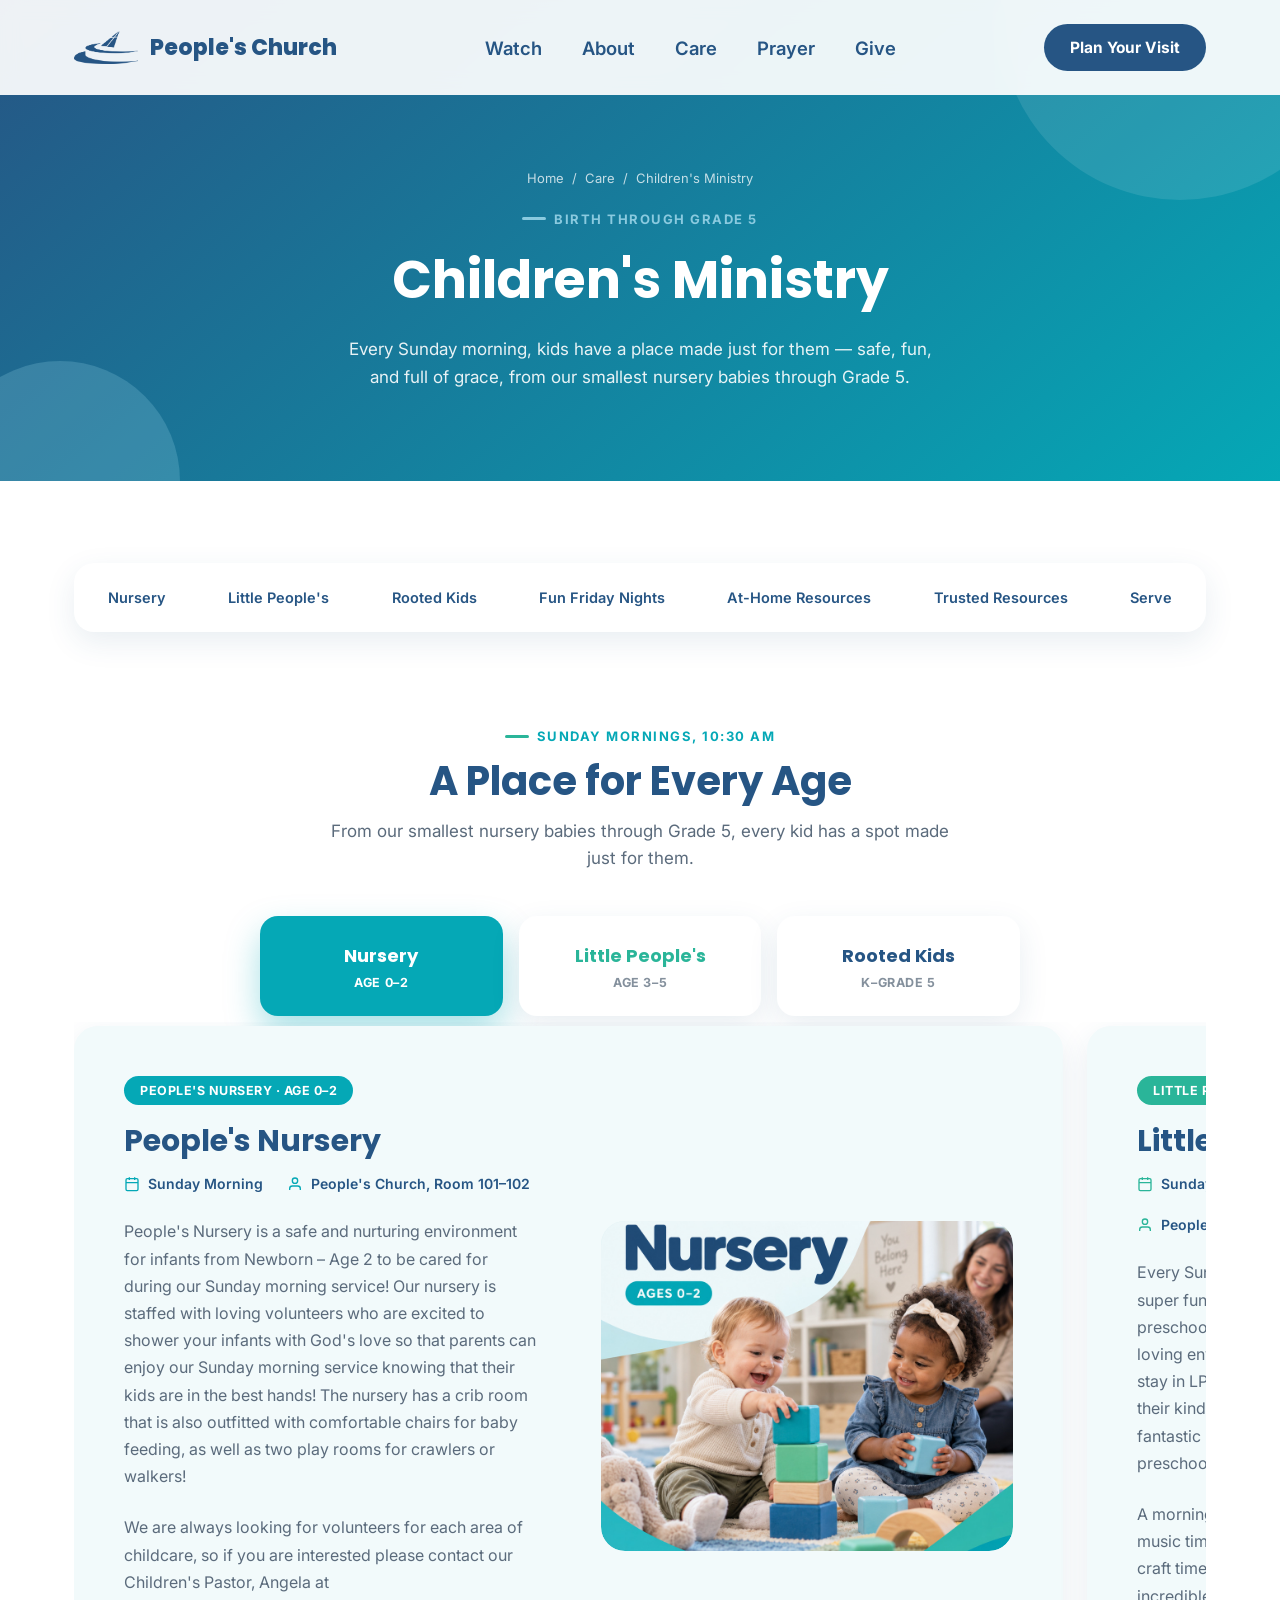
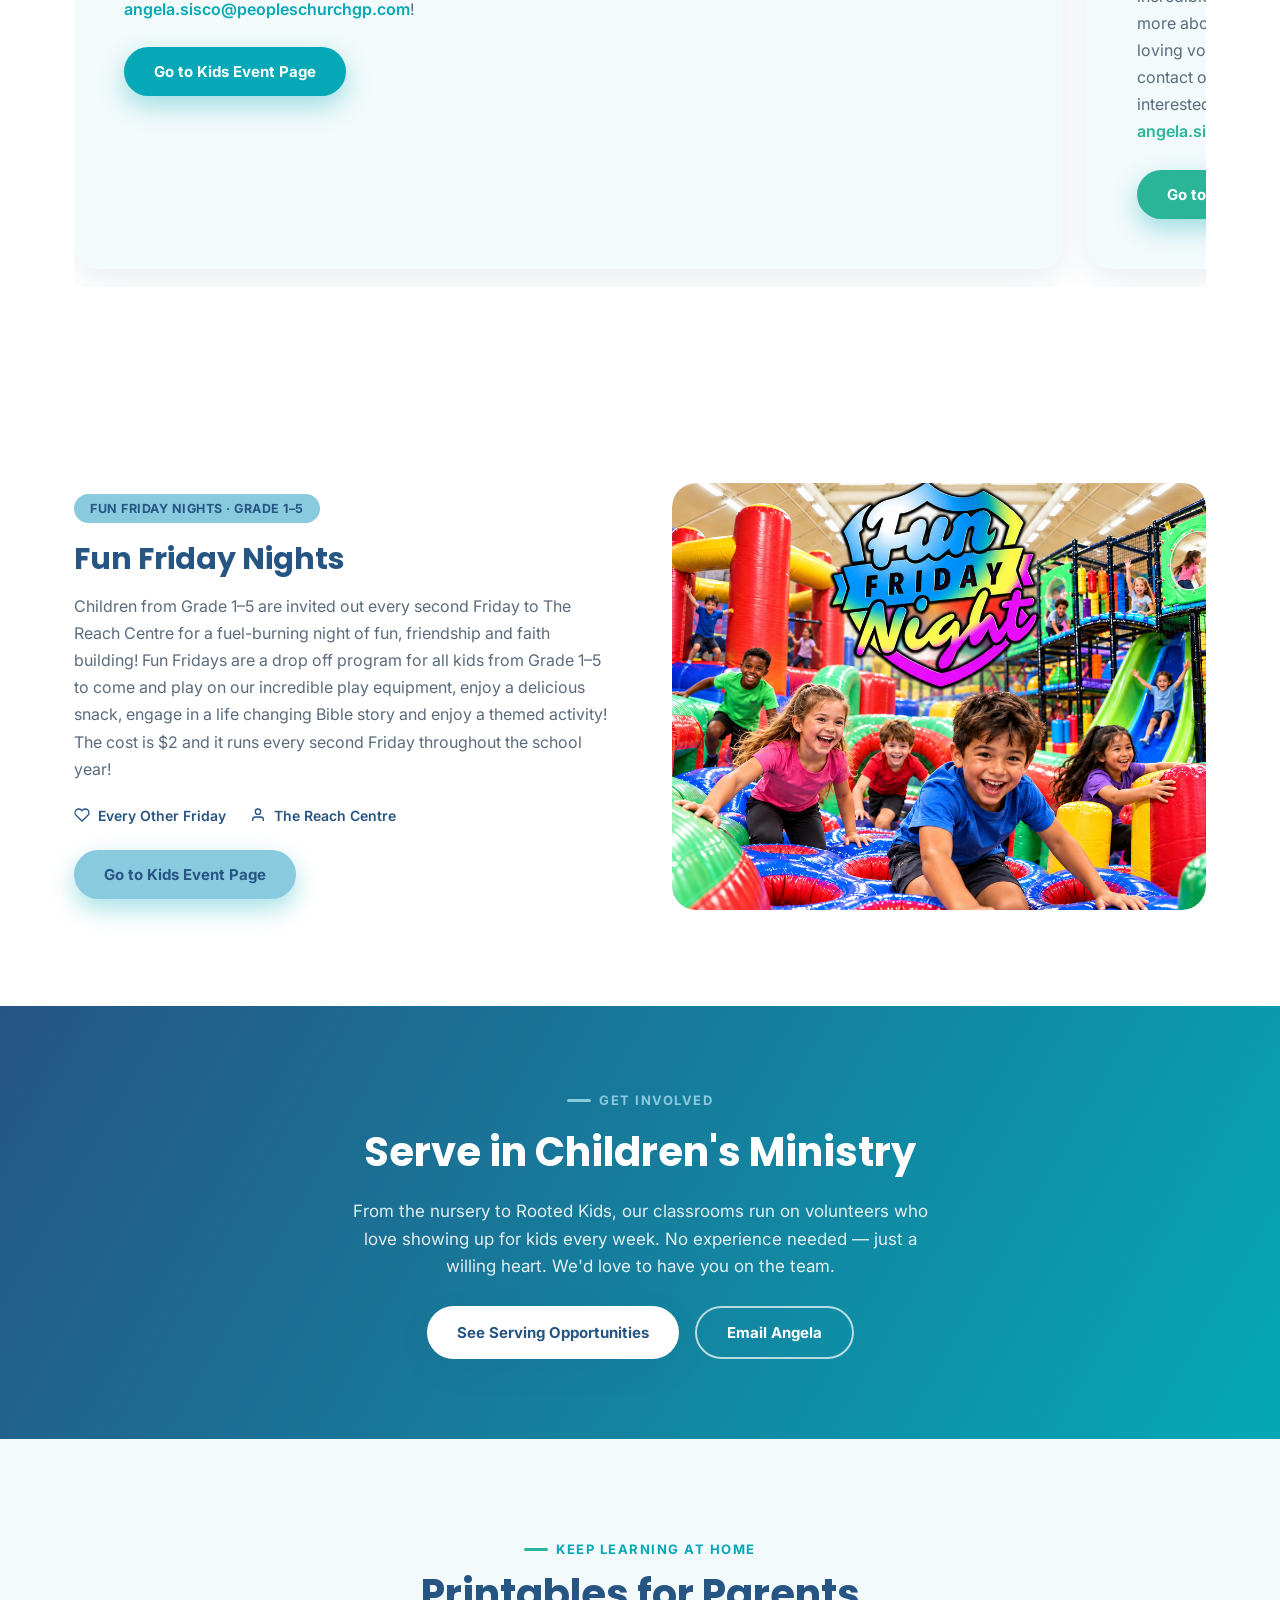
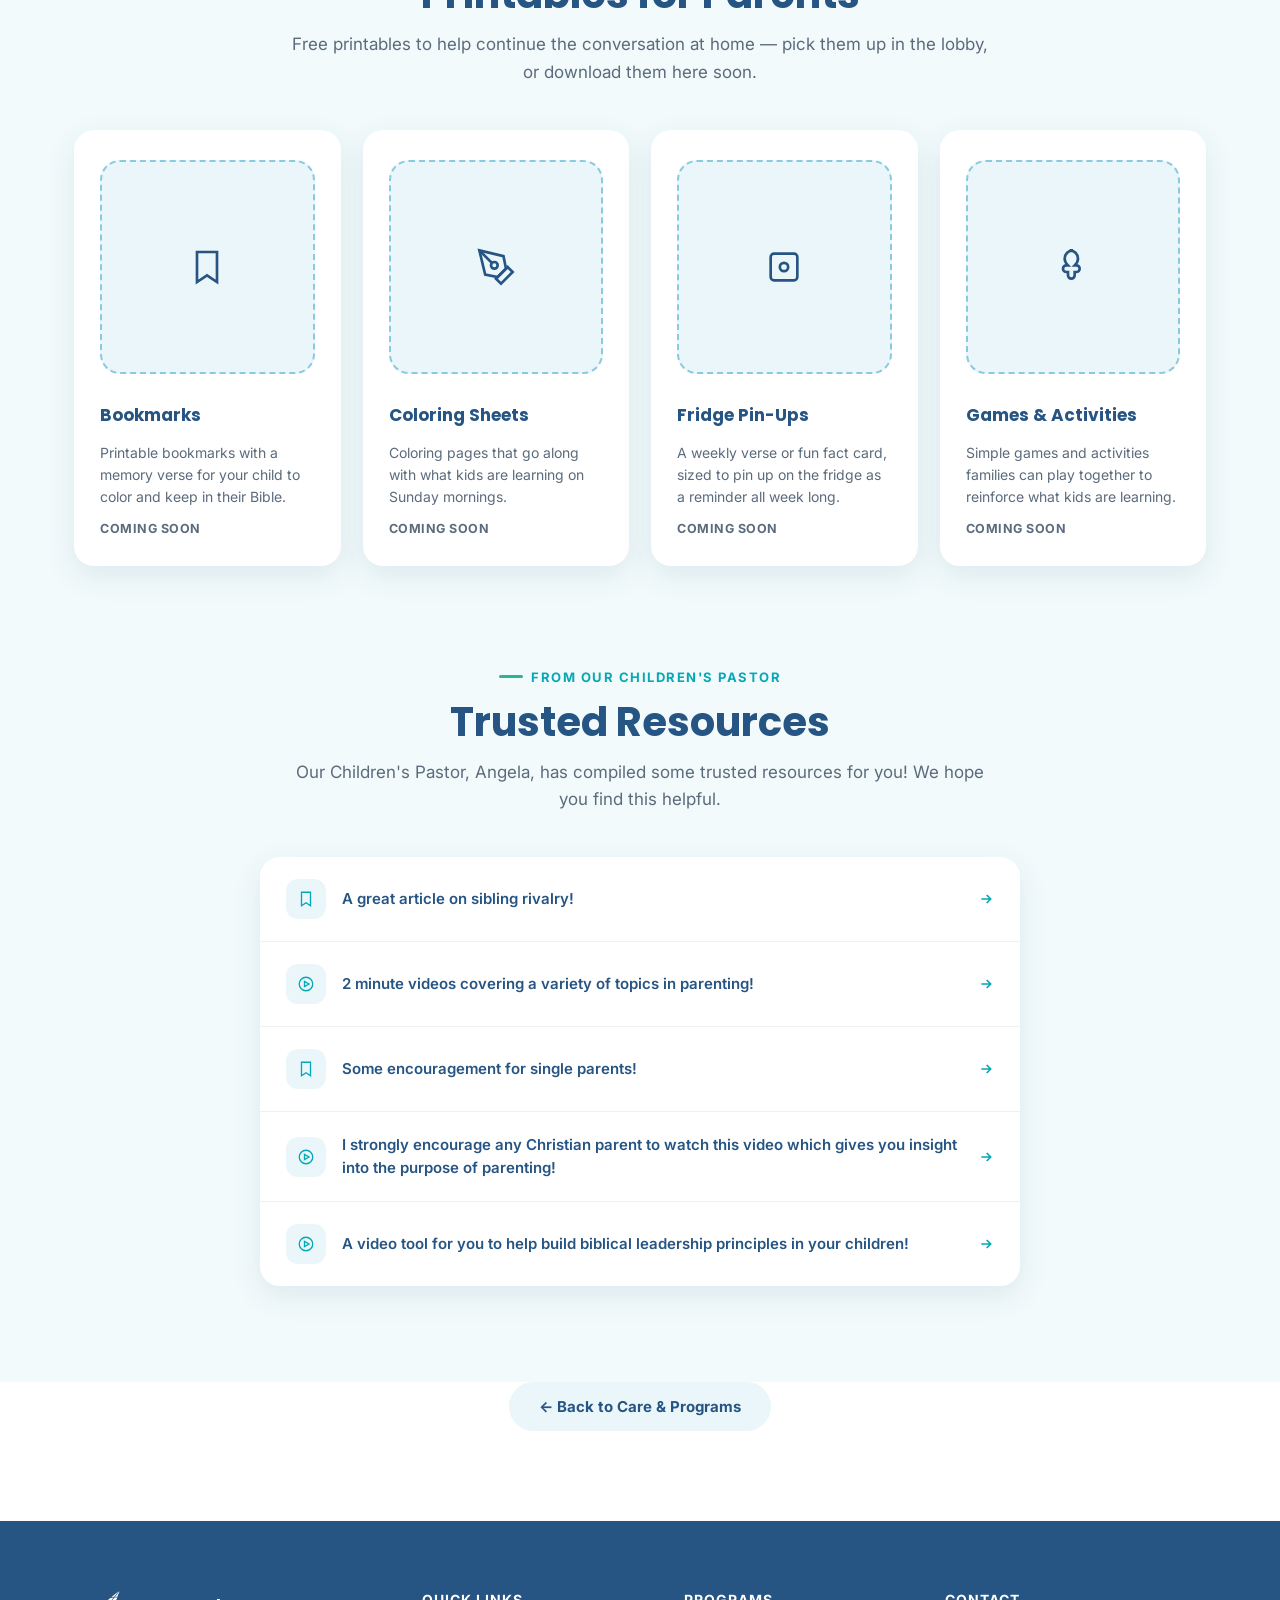
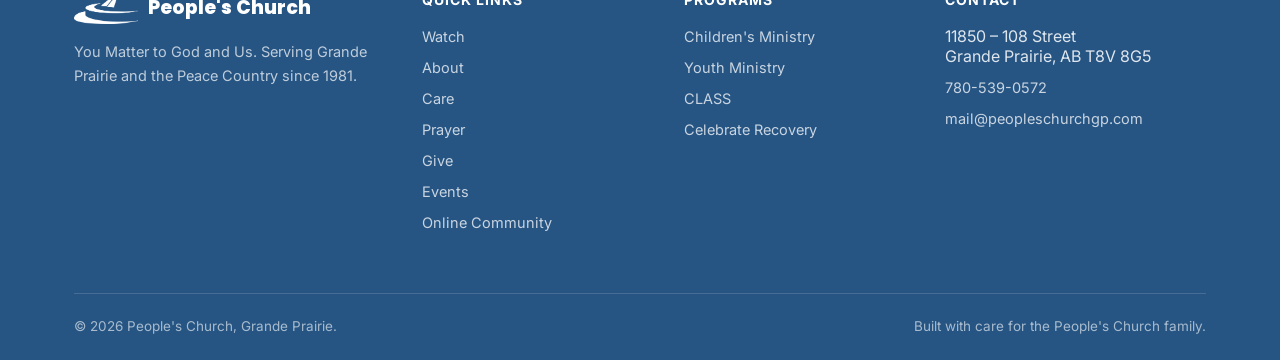
<file: children.html>
<!DOCTYPE html>
<html lang="en">
<head>
<meta charset="UTF-8">
<meta name="viewport" content="width=device-width, initial-scale=1.0">
<title>Children's Ministry | People's Church</title>
<meta name="description" content="Children's Ministry at People's Church, Grande Prairie — Nursery, Little People's, Rooted Kids, and Fun Friday Nights for kids from birth through Grade 5.">
<link rel="icon" type="image/png" href="assets/img/favicon-64.png">
<link rel="preconnect" href="https://fonts.googleapis.com">
<link rel="preconnect" href="https://fonts.gstatic.com" crossorigin>
<link href="https://fonts.googleapis.com/css2?family=Poppins:wght@600;700;800&family=Inter:wght@400;500;600;700&display=swap" rel="stylesheet">
<link rel="stylesheet" href="styles.css">
<script src="https://js.churchcenter.com/modal/v1"></script>
</head>
<body>

<!-- ================= HEADER ================= -->
<header id="siteHeader">
  <div class="nav-inner">
    <a href="index.html" class="logo"><span class="logo-mark"><img src="assets/img/logo-navy.png" alt="People's Church logo"></span>People's Church</a>
    <nav id="siteNav">
      <ul>
        <li><a class="nav-link" href="watch.html">Watch</a></li>
        <li><a class="nav-link" href="about.html">About</a></li>
        <li><a class="nav-link" href="care.html">Care</a></li>
        <li><a class="nav-link" href="https://peoples.churchcenter.com/people/forms/3387" data-open-in-church-center-modal="true">Prayer</a></li>
        <li><a class="nav-link" href="giving.html">Give</a></li>
      </ul>
    </nav>
    <div class="nav-cta">
      <a href="about.html#services" class="btn btn-nav">Plan Your Visit</a>
      <button class="menu-toggle" id="menuToggle" aria-label="Toggle menu"><span></span><span></span><span></span></button>
    </div>
  </div>
</header>

<!-- ================= PAGE HERO ================= -->
<section class="page-hero">
  <div class="wrap">
    <div class="breadcrumb reveal in"><a href="index.html">Home</a> / <a href="care.html">Care</a> / <span>Children's Ministry</span></div>
    <span class="kicker">Birth Through Grade 5</span>
    <h1>Children's Ministry</h1>
    <p>Every Sunday morning, kids have a place made just for them — safe, fun, and full of grace, from our smallest nursery babies through Grade 5.</p>
  </div>
</section>

<!-- ================= JUMP NAV ================= -->
<section style="padding:56px 0 0;">
  <div class="wrap">
    <div class="visit-strip reveal" style="flex-wrap:wrap; gap:14px 28px;">
      <a href="#programs" class="vi" style="text-decoration:none;" data-tab-link="nursery">Nursery</a>
      <a href="#programs" class="vi" style="text-decoration:none;" data-tab-link="littlepeoples">Little People's</a>
      <a href="#programs" class="vi" style="text-decoration:none;" data-tab-link="rootedkids">Rooted Kids</a>
      <a href="#fridaynights" class="vi" style="text-decoration:none;">Fun Friday Nights</a>
      <a href="#resources" class="vi" style="text-decoration:none;">At-Home Resources</a>
      <a href="#trusted-resources" class="vi" style="text-decoration:none;">Trusted Resources</a>
      <a href="#serve" class="vi" style="text-decoration:none;">Serve</a>
    </div>
  </div>
</section>

<!-- ================= NURSERY / LITTLE PEOPLE'S / ROOTED KIDS (tabs) ================= -->
<section class="class-tabs" id="programs">
  <div class="wrap">
    <div class="section-head center reveal" style="margin-left:auto; margin-right:auto;">
      <span class="kicker">Sunday Mornings, 10:30 AM</span>
      <h2>A Place for Every Age</h2>
      <p>From our smallest nursery babies through Grade 5, every kid has a spot made just for them.</p>
    </div>
    <div class="class-tablist" role="tablist">
      <button class="class-tab active" data-tab="nursery" role="tab" aria-selected="true"><span class="num">Nursery</span><span class="lbl">Age 0&ndash;2</span></button>
      <button class="class-tab" data-tab="littlepeoples" role="tab" aria-selected="false"><span class="num">Little People's</span><span class="lbl">Age 3&ndash;5</span></button>
      <button class="class-tab" data-tab="rootedkids" role="tab" aria-selected="false"><span class="num">Rooted Kids</span><span class="lbl">K&ndash;Grade 5</span></button>
    </div>

    <div class="class-panels">

      <!-- NURSERY -->
      <div class="class-panel active" id="panel-nursery">
        <div class="program-grid c-teal">
          <div class="program-copy">
            <span class="program-tag">People's Nursery &middot; Age 0&ndash;2</span>
            <h3>People's Nursery</h3>
            <div class="program-meta">
              <div><svg width="16" height="16" viewBox="0 0 24 24" fill="none" stroke="var(--teal)" stroke-width="2"><rect x="3" y="4" width="18" height="18" rx="2"/><path d="M16 2v4M8 2v4M3 10h18"/></svg> Sunday Morning</div>
              <div><svg width="16" height="16" viewBox="0 0 24 24" fill="none" stroke="var(--teal)" stroke-width="2"><path d="M20 21v-2a4 4 0 0 0-4-4H8a4 4 0 0 0-4 4v2"/><circle cx="12" cy="7" r="4"/></svg> People's Church, Room 101&ndash;102</div>
            </div>
            <p>People's Nursery is a safe and nurturing environment for infants from Newborn &ndash; Age 2 to be cared for during our Sunday morning service! Our nursery is staffed with loving volunteers who are excited to shower your infants with God's love so that parents can enjoy our Sunday morning service knowing that their kids are in the best hands! The nursery has a crib room that is also outfitted with comfortable chairs for baby feeding, as well as two play rooms for crawlers or walkers!</p>
            <p>We are always looking for volunteers for each area of childcare, so if you are interested please contact our Children's Pastor, Angela at <a href="mailto:angela.sisco@peopleschurchgp.com" style="color:var(--teal); font-weight:600;">angela.sisco@peopleschurchgp.com</a>!</p>
            <a href="https://peoples.churchcenter.com/calendar?view=list&amp;category=Children%27s" target="_blank" rel="noopener" class="btn btn-solid">Go to Kids Event Page</a>
          </div>
          <div class="program-visual filled">
            <img src="assets/img/program-nursery.jpg" alt="Babies playing with blocks in the People's Nursery">
          </div>
        </div>
      </div>

      <!-- LITTLE PEOPLE'S -->
      <div class="class-panel" id="panel-littlepeoples">
        <div class="program-grid c-tealgreen">
          <div class="program-copy">
            <span class="program-tag">Little People's Church &middot; Age 3&ndash;5</span>
            <h3>Little People's Church</h3>
            <div class="program-meta">
              <div><svg width="16" height="16" viewBox="0 0 24 24" fill="none" stroke="var(--teal-green)" stroke-width="2"><rect x="3" y="4" width="18" height="18" rx="2"/><path d="M16 2v4M8 2v4M3 10h18"/></svg> Sunday Morning, 10:30&ndash;12:00</div>
              <div><svg width="16" height="16" viewBox="0 0 24 24" fill="none" stroke="var(--teal-green)" stroke-width="2"><path d="M20 21v-2a4 4 0 0 0-4-4H8a4 4 0 0 0-4 4v2"/><circle cx="12" cy="7" r="4"/></svg> People's Church, Room 103&ndash;104</div>
            </div>
            <p>Every Sunday morning, from 10:30&ndash;12:00 we offer a super fun and engaging opportunity for your preschooler to learn about God in a fun, safe and loving environment! Kinder age kids have the option to stay in LPC or move up to Rooted Kids at The Reach for their kindergarten year. This classroom offers a fantastic hands on learning environment for your preschoolers each week!</p>
            <p>A morning in LPC consists of a centre time, clean up, music time, Bible lesson/story time, snack time and a craft time as well! This classroom experience is an incredible opportunity for your preschooler to learn more about God and His word while engaging with loving volunteers and new friends each week! Please contact our Children's Pastor, Angela if you are interested in serving in this area at <a href="mailto:angela.sisco@peopleschurchgp.com" style="color:var(--teal-green); font-weight:600;">angela.sisco@peopleschurchgp.com</a>!</p>
            <a href="https://peoples.churchcenter.com/calendar?view=list&amp;category=Children%27s" target="_blank" rel="noopener" class="btn btn-solid" style="background:var(--teal-green)">Go to Kids Event Page</a>
          </div>
          <div class="program-visual filled">
            <img src="assets/img/program-littlepeoples.jpg" alt="Kids doing crafts at Little People's Church">
          </div>
        </div>
      </div>

      <!-- ROOTED KIDS -->
      <div class="class-panel" id="panel-rootedkids">
        <div class="program-grid c-navy">
          <div class="program-copy">
            <span class="program-tag">Rooted Kids &middot; Kindergarten&ndash;Grade 5</span>
            <h3>Welcome to Rooted Kids</h3>
            <div class="program-meta">
              <div><svg width="16" height="16" viewBox="0 0 24 24" fill="none" stroke="var(--navy)" stroke-width="2"><rect x="3" y="4" width="18" height="18" rx="2"/><path d="M16 2v4M8 2v4M3 10h18"/></svg> Sunday Morning, 10:30&ndash;12:00</div>
              <div><svg width="16" height="16" viewBox="0 0 24 24" fill="none" stroke="var(--navy)" stroke-width="2"><path d="M20 21v-2a4 4 0 0 0-4-4H8a4 4 0 0 0-4 4v2"/><circle cx="12" cy="7" r="4"/></svg> The Reach Centre</div>
            </div>
            <p>Rooted Kids is our Elementary age ministry! Each Sunday children from Kindergarten &ndash; Grade 5 are invited to join us at The Reach Centre from 10:30&ndash;12:00 for an engaging and exciting church service! We have lots of time to run and play on our fabulous Reach Play Centre and inflatables, followed by a time of worship, an incredible Bible lesson and a delicious snack! We would love to have your kiddo join us!</p>
            <p>If you have any questions or are interested in serving in Children's, please contact our Children's Pastor, Angela at <a href="mailto:angela.sisco@peopleschurchgp.com" style="color:var(--navy); font-weight:600;">angela.sisco@peopleschurchgp.com</a>.</p>
            <a href="https://peoples.churchcenter.com/calendar?view=list&amp;category=Children%27s" target="_blank" rel="noopener" class="btn btn-solid" style="background:var(--navy)">Go to Kids Event Page</a>
          </div>
          <div class="program-visual filled">
            <img src="assets/img/program-rootedkids.jpg" alt="Rooted Kids reading together at Reach Centre">
          </div>
        </div>
      </div>

    </div>
  </div>
</section>

<!-- ================= FUN FRIDAY NIGHTS ================= -->
<section class="program reverse c-sky" id="fridaynights">
  <div class="wrap program-grid">
    <div class="program-visual filled reveal">
      <img src="assets/img/fun-friday-nights.jpg" alt="Kids playing on inflatables at Fun Friday Nights">
    </div>
    <div class="program-copy reveal">
      <span class="program-tag">Fun Friday Nights &middot; Grade 1&ndash;5</span>
      <h3>Fun Friday Nights</h3>
      <p>Children from Grade 1&ndash;5 are invited out every second Friday to The Reach Centre for a fuel-burning night of fun, friendship and faith building! Fun Fridays are a drop off program for all kids from Grade 1&ndash;5 to come and play on our incredible play equipment, enjoy a delicious snack, engage in a life changing Bible story and enjoy a themed activity! The cost is $2 and it runs every second Friday throughout the school year!</p>
      <div class="program-meta">
        <div><svg width="16" height="16" viewBox="0 0 24 24" fill="none" stroke="var(--navy)" stroke-width="2"><path d="M20.8 4.6a5.5 5.5 0 0 0-7.8 0L12 5.6l-1-1a5.5 5.5 0 0 0-7.8 7.8l1 1L12 21l7.8-7.6 1-1a5.5 5.5 0 0 0 0-7.8z"/></svg> Every Other Friday</div>
        <div><svg width="16" height="16" viewBox="0 0 24 24" fill="none" stroke="var(--navy)" stroke-width="2"><path d="M20 21v-2a4 4 0 0 0-4-4H8a4 4 0 0 0-4 4v2"/><circle cx="12" cy="7" r="4"/></svg> The Reach Centre</div>
      </div>
      <a href="https://peoples.churchcenter.com/calendar?view=list&amp;category=Children%27s" target="_blank" rel="noopener" class="btn btn-solid" style="background:var(--sky); color:var(--navy)">Go to Kids Event Page</a>
    </div>
  </div>
</section>

<!-- ================= SERVE WITH CHILDREN'S MINISTRY ================= -->
<section class="programs-intro" id="serve">
  <div class="wrap">
    <span class="kicker">Get Involved</span>
    <h2>Serve in Children's Ministry</h2>
    <p>From the nursery to Rooted Kids, our classrooms run on volunteers who love showing up for kids every week. No experience needed — just a willing heart. We'd love to have you on the team.</p>
    <div class="hero-actions" style="justify-content:center; margin-top:26px; margin-bottom:0;">
      <a href="https://peoples.churchcenter.com/groups/programs-for-the-ages/children-s-ministry" target="_blank" rel="noopener" class="btn btn-primary">See Serving Opportunities</a>
      <a href="mailto:angela.sisco@peopleschurchgp.com" class="btn btn-outline">Email Angela</a>
    </div>
  </div>
</section>

<!-- ================= AT-HOME RESOURCES ================= -->
<section class="teasers" id="resources">
  <div class="wrap">
    <div class="section-head center reveal" style="max-width:700px; margin-bottom:44px;">
      <span class="kicker">Keep Learning At Home</span>
      <h2>Printables for Parents</h2>
      <p>Free printables to help continue the conversation at home — pick them up in the lobby, or download them here soon.</p>
    </div>
    <div class="teaser-grid">
      <div class="teaser-card reveal">
        <div class="staff-photo" style="margin-bottom:14px;">
          <svg width="40" height="40" viewBox="0 0 24 24" fill="none" stroke="currentColor" stroke-width="1.6"><path d="M6 3h12v18l-6-4-6 4V3z"/></svg>
        </div>
        <h4>Bookmarks</h4>
        <p>Printable bookmarks with a memory verse for your child to color and keep in their Bible.</p>
        <span style="font-weight:700; font-size:12.5px; color:var(--gray); text-transform:uppercase; letter-spacing:.5px;">Coming Soon</span>
      </div>
      <div class="teaser-card reveal">
        <div class="staff-photo" style="margin-bottom:14px;">
          <svg width="40" height="40" viewBox="0 0 24 24" fill="none" stroke="currentColor" stroke-width="1.6"><path d="M12 19l7-7 3 3-7 7-3-3z"/><path d="M18 13l-1.5-7.5L2 2l3.5 14.5L13 18l5-5z"/><path d="M2 2l7.586 7.586"/><circle cx="11" cy="11" r="2"/></svg>
        </div>
        <h4>Coloring Sheets</h4>
        <p>Coloring pages that go along with what kids are learning on Sunday mornings.</p>
        <span style="font-weight:700; font-size:12.5px; color:var(--gray); text-transform:uppercase; letter-spacing:.5px;">Coming Soon</span>
      </div>
      <div class="teaser-card reveal">
        <div class="staff-photo" style="margin-bottom:14px;">
          <svg width="40" height="40" viewBox="0 0 24 24" fill="none" stroke="currentColor" stroke-width="1.6"><rect x="4" y="4" width="16" height="16" rx="2"/><circle cx="12" cy="12" r="2.5"/></svg>
        </div>
        <h4>Fridge Pin-Ups</h4>
        <p>A weekly verse or fun fact card, sized to pin up on the fridge as a reminder all week long.</p>
        <span style="font-weight:700; font-size:12.5px; color:var(--gray); text-transform:uppercase; letter-spacing:.5px;">Coming Soon</span>
      </div>
      <div class="teaser-card reveal">
        <div class="staff-photo" style="margin-bottom:14px;">
          <svg width="40" height="40" viewBox="0 0 24 24" fill="none" stroke="currentColor" stroke-width="1.6"><path d="M12 2a5 5 0 0 0-5 5c0 2 1 3 2 4H8a2 2 0 0 0 0 4h1v2a2 2 0 0 0 4 0v-2h1a2 2 0 0 0 0-4h-1c1-1 2-2 2-4a5 5 0 0 0-5-5z"/></svg>
        </div>
        <h4>Games &amp; Activities</h4>
        <p>Simple games and activities families can play together to reinforce what kids are learning.</p>
        <span style="font-weight:700; font-size:12.5px; color:var(--gray); text-transform:uppercase; letter-spacing:.5px;">Coming Soon</span>
      </div>
    </div>
  </div>
</section>

<!-- ================= TRUSTED RESOURCE LINKS ================= -->
<section class="teasers" id="trusted-resources" style="padding-top:0;">
  <div class="wrap">
    <div class="section-head center reveal" style="margin-left:auto; margin-right:auto; max-width:700px;">
      <span class="kicker">From Our Children's Pastor</span>
      <h2>Trusted Resources</h2>
      <p>Our Children's Pastor, Angela, has compiled some trusted resources for you! We hope you find this helpful.</p>
    </div>
    <div class="resource-links">
      <a class="resource-link reveal" href="https://www.focusonthefamily.com/parenting/sibling-squabbles/" target="_blank" rel="noopener">
        <span class="ic"><svg width="18" height="18" viewBox="0 0 24 24" fill="none" stroke="currentColor" stroke-width="1.8"><path d="M6 3h12v18l-6-4-6 4V3z"/></svg></span>
        <span class="txt">A great article on sibling rivalry!</span>
        <span class="arrow"><svg width="16" height="16" viewBox="0 0 24 24" fill="none" stroke="currentColor" stroke-width="2.5"><path d="M5 12h14M13 6l6 6-6 6"/></svg></span>
      </a>
      <a class="resource-link reveal" href="http://saddlebackparents.com/two-minute-tips/" target="_blank" rel="noopener">
        <span class="ic"><svg width="18" height="18" viewBox="0 0 24 24" fill="none" stroke="currentColor" stroke-width="1.8"><circle cx="12" cy="12" r="9"/><path d="M10 8.5v7l6-3.5z"/></svg></span>
        <span class="txt">2 minute videos covering a variety of topics in parenting!</span>
        <span class="arrow"><svg width="16" height="16" viewBox="0 0 24 24" fill="none" stroke="currentColor" stroke-width="2.5"><path d="M5 12h14M13 6l6 6-6 6"/></svg></span>
      </a>
      <a class="resource-link reveal" href="https://www.focusonthefamily.com/parenting/hope-and-faith-during-single-parent-struggles/" target="_blank" rel="noopener">
        <span class="ic"><svg width="18" height="18" viewBox="0 0 24 24" fill="none" stroke="currentColor" stroke-width="1.8"><path d="M6 3h12v18l-6-4-6 4V3z"/></svg></span>
        <span class="txt">Some encouragement for single parents!</span>
        <span class="arrow"><svg width="16" height="16" viewBox="0 0 24 24" fill="none" stroke="currentColor" stroke-width="2.5"><path d="M5 12h14M13 6l6 6-6 6"/></svg></span>
      </a>
      <a class="resource-link reveal" href="http://saddlebackparents.com/the-purpose-of-parenting/" target="_blank" rel="noopener">
        <span class="ic"><svg width="18" height="18" viewBox="0 0 24 24" fill="none" stroke="currentColor" stroke-width="1.8"><circle cx="12" cy="12" r="9"/><path d="M10 8.5v7l6-3.5z"/></svg></span>
        <span class="txt">I strongly encourage any Christian parent to watch this video which gives you insight into the purpose of parenting!</span>
        <span class="arrow"><svg width="16" height="16" viewBox="0 0 24 24" fill="none" stroke="currentColor" stroke-width="2.5"><path d="M5 12h14M13 6l6 6-6 6"/></svg></span>
      </a>
      <a class="resource-link reveal" href="https://elevatekids.com/parents/" target="_blank" rel="noopener">
        <span class="ic"><svg width="18" height="18" viewBox="0 0 24 24" fill="none" stroke="currentColor" stroke-width="1.8"><circle cx="12" cy="12" r="9"/><path d="M10 8.5v7l6-3.5z"/></svg></span>
        <span class="txt">A video tool for you to help build biblical leadership principles in your children!</span>
        <span class="arrow"><svg width="16" height="16" viewBox="0 0 24 24" fill="none" stroke="currentColor" stroke-width="2.5"><path d="M5 12h14M13 6l6 6-6 6"/></svg></span>
      </a>
    </div>
  </div>
</section>

<!-- ================= BACK TO CARE ================= -->
<section style="padding:0 0 90px; text-align:center;">
  <div class="wrap">
    <a href="care.html" class="btn btn-ghost">&larr; Back to Care &amp; Programs</a>
  </div>
</section>

<!-- ================= FOOTER ================= -->
<footer>
  <div class="wrap">
    <div class="footer-grid">
      <div>
        <div class="footer-logo"><span class="logo-mark"><img src="assets/img/logo-white.png" alt="People's Church logo"></span>People's Church</div>
        <p>You Matter to God and Us. Serving Grande Prairie and the Peace Country since 1981.</p>
      </div>
      <div>
        <h5>Quick Links</h5>
        <ul>
          <li><a href="watch.html">Watch</a></li>
          <li><a href="about.html">About</a></li>
          <li><a href="care.html">Care</a></li>
          <li><a href="https://peoples.churchcenter.com/people/forms/3387" data-open-in-church-center-modal="true">Prayer</a></li>
          <li><a href="giving.html">Give</a></li>
          <li><a href="events.html">Events</a></li>
          <li><a href="online-community.html">Online Community</a></li>
        </ul>
      </div>
      <div>
        <h5>Programs</h5>
        <ul>
          <li><a href="children.html">Children's Ministry</a></li>
          <li><a href="nextgen.html#youth">Youth Ministry</a></li>
          <li><a href="class.html">CLASS</a></li>
          <li><a href="recovery.html">Celebrate Recovery</a></li>
        </ul>
      </div>
      <div>
        <h5>Contact</h5>
        <ul>
          <li>11850 &ndash; 108 Street<br>Grande Prairie, AB T8V 8G5</li>
          <li><a href="tel:+17805390572">780-539-0572</a></li>
          <li><a href="mailto:mail@peopleschurchgp.com">mail@peopleschurchgp.com</a></li>
        </ul>
      </div>
    </div>
    <div class="footer-bottom">
      <span class="year"></span>
      <span>Built with care for the People's Church family.</span>
    </div>
  </div>
</footer>

<button class="totop" id="toTop" aria-label="Back to top">
  <svg width="18" height="18" viewBox="0 0 24 24" fill="none" stroke="white" stroke-width="2"><path d="M18 15l-6-6-6 6"/></svg>
</button>

<script src="main.js"></script>
</body>
</html>
</file>
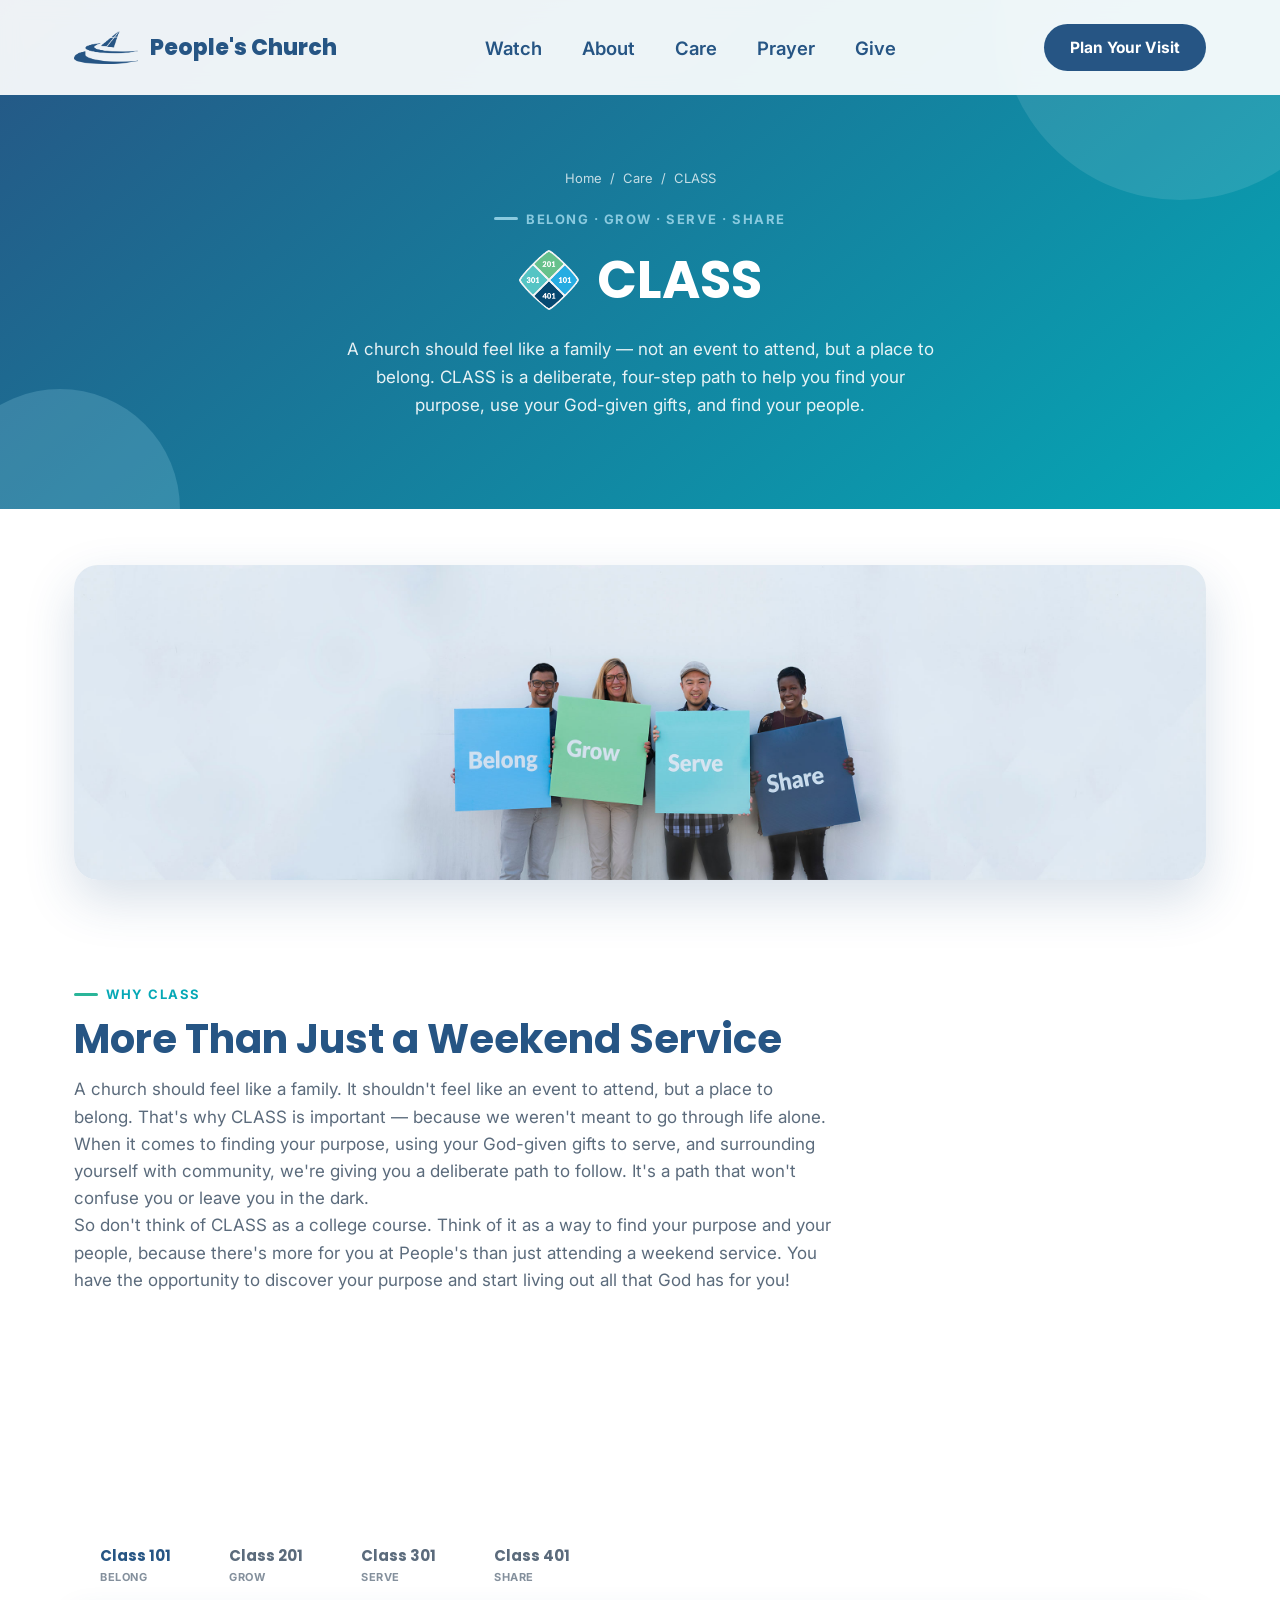
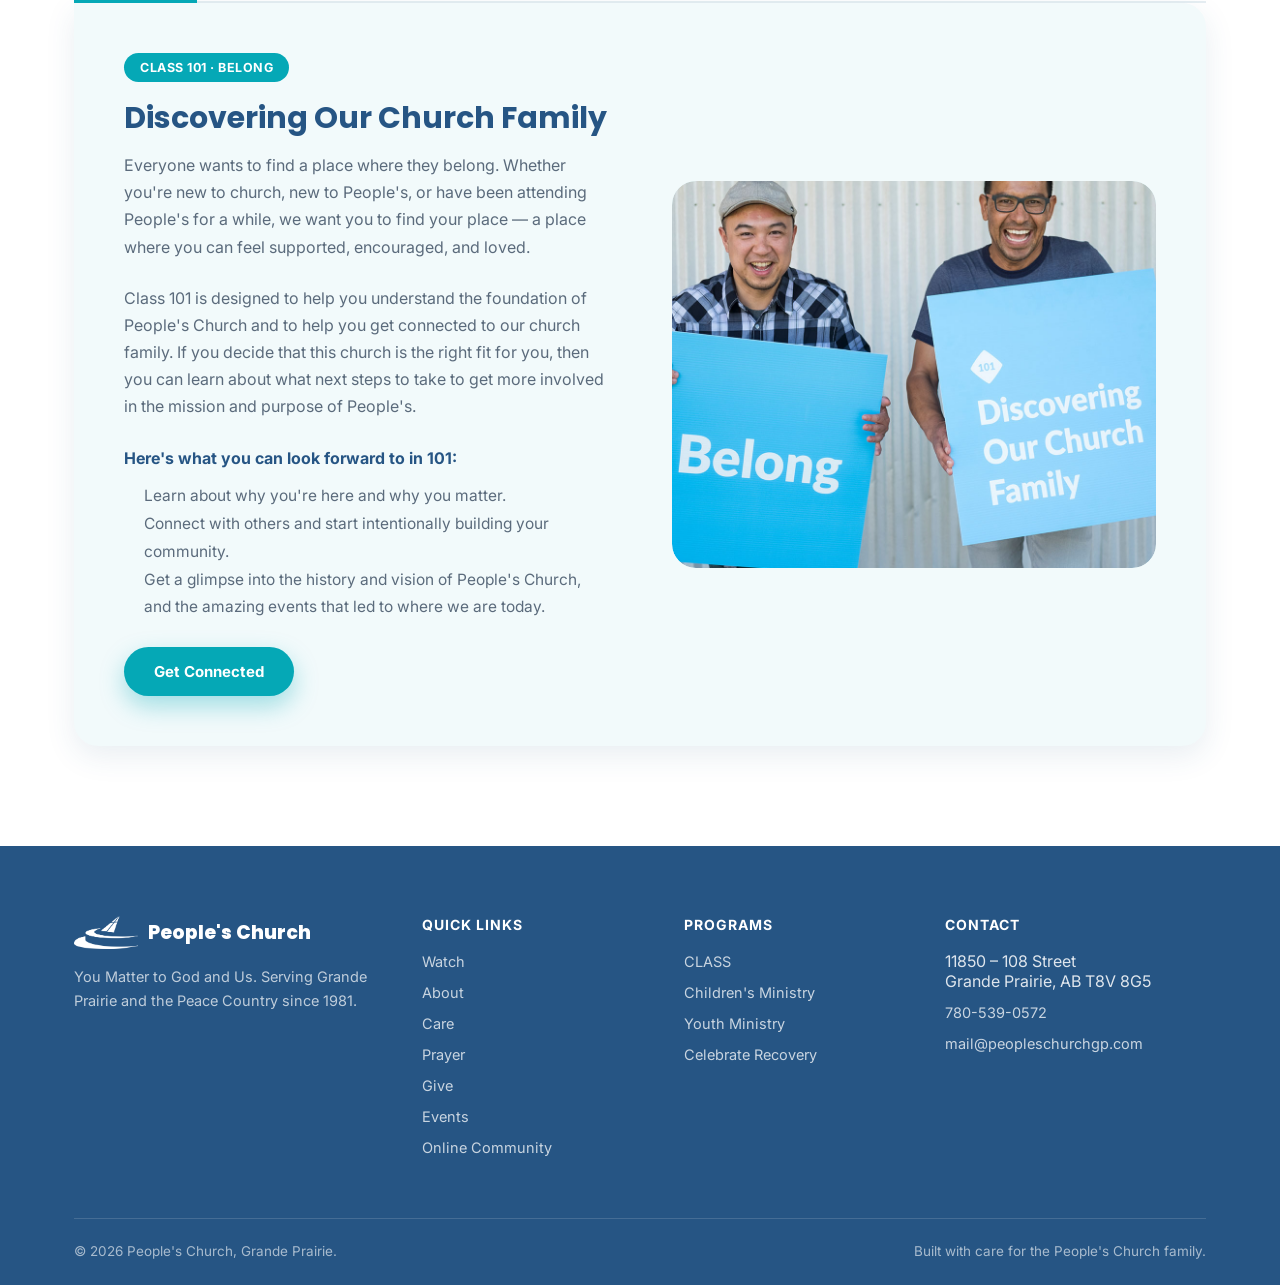
<file: class.html>
<!DOCTYPE html>
<html lang="en">
<head>
<meta charset="UTF-8">
<meta name="viewport" content="width=device-width, initial-scale=1.0">
<title>CLASS | People's Church</title>
<meta name="description" content="CLASS at People's Church — Belong, Grow, Serve, Share. A deliberate path to find your purpose and your people.">
<link rel="icon" type="image/png" href="assets/img/favicon-64.png">
<link rel="preconnect" href="https://fonts.googleapis.com">
<link rel="preconnect" href="https://fonts.gstatic.com" crossorigin>
<link href="https://fonts.googleapis.com/css2?family=Poppins:wght@600;700;800&family=Inter:wght@400;500;600;700&display=swap" rel="stylesheet">
<link rel="stylesheet" href="styles.css">
<script src="https://js.churchcenter.com/modal/v1"></script>
</head>
<body>

<!-- ================= HEADER ================= -->
<header id="siteHeader">
  <div class="nav-inner">
    <a href="index.html" class="logo"><span class="logo-mark"><img src="assets/img/logo-navy.png" alt="People's Church logo"></span>People's Church</a>
    <nav id="siteNav">
      <ul>
        <li><a class="nav-link" href="watch.html">Watch</a></li>
        <li><a class="nav-link" href="about.html">About</a></li>
        <li><a class="nav-link" href="care.html">Care</a></li>
        <li><a class="nav-link" href="https://peoples.churchcenter.com/people/forms/3387" data-open-in-church-center-modal="true">Prayer</a></li>
        <li><a class="nav-link" href="giving.html">Give</a></li>
      </ul>
    </nav>
    <div class="nav-cta">
      <a href="about.html#services" class="btn btn-nav">Plan Your Visit</a>
      <button class="menu-toggle" id="menuToggle" aria-label="Toggle menu"><span></span><span></span><span></span></button>
    </div>
  </div>
</header>

<!-- ================= PAGE HERO ================= -->
<section class="page-hero">
  <div class="wrap">
    <div class="breadcrumb reveal in"><a href="index.html">Home</a> / <a href="care.html">Care</a> / <span>CLASS</span></div>
    <span class="kicker">Belong &middot; Grow &middot; Serve &middot; Share</span>
    <div style="display:flex; align-items:center; justify-content:center; gap:18px; flex-wrap:wrap; position:relative; z-index:2;">
      <img src="assets/img/class-logo.png" alt="CLASS logo" style="width:60px; height:auto;">
      <h1 style="margin-bottom:0;">CLASS</h1>
    </div>
    <p style="margin-top:16px;">A church should feel like a family — not an event to attend, but a place to belong. CLASS is a deliberate, four-step path to help you find your purpose, use your God-given gifts, and find your people.</p>
  </div>
</section>

<!-- ================= HEADER PHOTO ================= -->
<section style="padding:56px 0 0;">
  <div class="wrap">
    <div class="reveal" style="border-radius:24px; overflow:hidden; box-shadow:var(--shadow-lg);">
      <img src="assets/img/class-header.jpg" alt="People's Church congregation members holding Belong, Grow, Serve, Share signs" style="width:100%; display:block; max-height:420px; object-fit:cover; object-position:center 35%;">
    </div>
  </div>
</section>

<!-- ================= INTRO ================= -->
<section class="about" id="intro">
  <div class="wrap">
    <div class="section-head reveal" style="max-width:760px;">
      <span class="kicker">Why CLASS</span>
      <h2>More Than Just a Weekend Service</h2>
      <p>A church should feel like a family. It shouldn't feel like an event to attend, but a place to belong. That's why CLASS is important — because we weren't meant to go through life alone. When it comes to finding your purpose, using your God-given gifts to serve, and surrounding yourself with community, we're giving you a deliberate path to follow. It's a path that won't confuse you or leave you in the dark.</p>
      <p>So don't think of CLASS as a college course. Think of it as a way to find your purpose and your people, because there's more for you at People's than just attending a weekend service. You have the opportunity to discover your purpose and start living out all that God has for you!</p>
    </div>
  </div>
</section>

<!-- ================= CLASS TABS ================= -->
<section class="class-tabs" id="classes">
  <div class="wrap">
    <div class="class-tablist" role="tablist">
      <button class="class-tab active" data-tab="101" role="tab" aria-selected="true"><span class="num">Class 101</span><span class="lbl">Belong</span></button>
      <button class="class-tab" data-tab="201" role="tab" aria-selected="false"><span class="num">Class 201</span><span class="lbl">Grow</span></button>
      <button class="class-tab" data-tab="301" role="tab" aria-selected="false"><span class="num">Class 301</span><span class="lbl">Serve</span></button>
      <button class="class-tab" data-tab="401" role="tab" aria-selected="false"><span class="num">Class 401</span><span class="lbl">Share</span></button>
    </div>
    <div class="class-panels">

      <!-- 101 -->
      <div class="class-panel active" id="panel-101">
        <div class="program-grid c-teal">
          <div class="program-copy">
            <span class="program-tag">Class 101 &middot; Belong</span>
            <h3>Discovering Our Church Family</h3>
            <p>Everyone wants to find a place where they belong. Whether you're new to church, new to People's, or have been attending People's for a while, we want you to find your place — a place where you can feel supported, encouraged, and loved.</p>
            <p>Class 101 is designed to help you understand the foundation of People's Church and to help you get connected to our church family. If you decide that this church is the right fit for you, then you can learn about what next steps to take to get more involved in the mission and purpose of People's.</p>
            <p style="font-weight:700; color:var(--navy); margin-bottom:10px;">Here's what you can look forward to in 101:</p>
            <ul style="color:var(--gray); font-size:15.5px; line-height:1.8; margin:0 0 26px 20px;">
              <li>Learn about why you're here and why you matter.</li>
              <li>Connect with others and start intentionally building your community.</li>
              <li>Get a glimpse into the history and vision of People's Church, and the amazing events that led to where we are today.</li>
            </ul>
            <a href="pastoral-care.html" class="btn btn-solid">Get Connected</a>
          </div>
          <div class="program-visual filled">
            <img src="assets/img/class-101.jpg" alt="People's Church members holding a Class 101 / Belong sign">
          </div>
        </div>
      </div>

      <!-- 201 -->
      <div class="class-panel" id="panel-201">
        <div class="program-grid c-tealgreen">
          <div class="program-copy">
            <span class="program-tag">Class 201 &middot; Grow</span>
            <h3>Discovering My Spiritual Maturity</h3>
            <p>Life wasn't meant to be lived standing still. We should always be moving, learning, and growing as people and as followers of Jesus. But it can be easy to get stuck in a rut. It's not that you're unwilling to grow — maybe you just aren't sure where to start or what to do next. But it could be as simple as establishing a few key habits in your life to get you on the right track.</p>
            <p>Class 201 is designed to teach you about these simple habits, and show you the different steps you can take to mature and grow as a Christian.</p>
            <p style="font-weight:700; color:var(--navy); margin-bottom:10px;">Here's what you can look forward to in 201:</p>
            <ul style="color:var(--gray); font-size:15.5px; line-height:1.8; margin:0 0 26px 20px;">
              <li>Slow down the busyness of your schedule by learning how to develop a daily time with God.</li>
              <li>Stop feeling like you're alone in your problems by finding the right small group.</li>
              <li>Let go of materialism by learning how to give to God first.</li>
            </ul>
            <a href="pastoral-care.html" class="btn btn-solid" style="background:var(--teal-green);">Get Connected</a>
          </div>
          <div class="program-visual filled">
            <img src="assets/img/class-201.jpg" alt="People's Church members holding a Class 201 / Grow sign">
          </div>
        </div>
      </div>

      <!-- 301 -->
      <div class="class-panel" id="panel-301">
        <div class="program-grid c-sky">
          <div class="program-copy">
            <span class="program-tag">Class 301 &middot; Serve</span>
            <h3>Discovering My Ministry</h3>
            <p>What you do with your life matters to God. Sometimes it might feel like your actions are inconsequential, but you were created for a purpose! God has shaped you in a unique way — by your spiritual gifts, your heart, your abilities, your personality, and your experiences. This workshop will help you pinpoint each one of these to find your best place to minister at People's Church.</p>
            <p>Class 301 is designed to help find the perfect place for you to serve in based on who you are. The best part? You'll learn more about yourself and your spiritual gifts.</p>
            <p style="font-weight:700; color:var(--navy); margin-bottom:10px;">Here's what you can look forward to in 301:</p>
            <ul style="color:var(--gray); font-size:15.5px; line-height:1.8; margin:0 0 26px 20px;">
              <li>Find meaning and value from what you do by going from a consumer to a contributor.</li>
              <li>Sign up to meet one-on-one with a S.H.A.P.E. coach to find your perfect ministry match.</li>
              <li>Start making a difference in the lives of those around you!</li>
            </ul>
            <a href="pastoral-care.html" class="btn btn-solid" style="background:var(--sky); color:var(--navy);">Get Connected</a>
          </div>
          <div class="program-visual filled">
            <img src="assets/img/class-301.jpg" alt="People's Church members holding a Class 301 / Serve sign">
          </div>
        </div>
      </div>

      <!-- 401 -->
      <div class="class-panel" id="panel-401">
        <div class="program-grid c-navy">
          <div class="program-copy">
            <span class="program-tag">Class 401 &middot; Share</span>
            <h3>Discovering My Life Mission</h3>
            <p>It's easy to feel helpless when all you're hearing about is the tragedy happening in our neighborhoods and around the world: racism, natural disasters, corrupt politics, homelessness… the list goes on. But have you ever stopped to realize that you have something to offer a hurting world? Because God has designed you to live on mission, every day could be an opportunity to make the world a better place. You have a role to play!</p>
            <p>Class 401 is designed to equip you to start making an impact on a personal, local, and global scale.</p>
            <p style="font-weight:700; color:var(--navy); margin-bottom:10px;">Here's what you can look forward to in 401:</p>
            <ul style="color:var(--gray); font-size:15.5px; line-height:1.8; margin:0 0 26px 20px;">
              <li>Learn how to tell your story and share your faith with the people around you.</li>
              <li>Explore how People's Church is reaching out and meeting the needs of our community.</li>
              <li>Get a renewed perspective on how God is working all around the world, and how you can be a part of his global plan!</li>
            </ul>
            <a href="pastoral-care.html" class="btn btn-solid" style="background:var(--navy);">Get Connected</a>
          </div>
          <div class="program-visual filled">
            <img src="assets/img/class-401.jpg" alt="People's Church members holding a Class 401 / Share sign">
          </div>
        </div>
      </div>

    </div>
  </div>
</section>

<!-- ================= FOOTER ================= -->
<footer>
  <div class="wrap">
    <div class="footer-grid">
      <div>
        <div class="footer-logo"><span class="logo-mark"><img src="assets/img/logo-white.png" alt="People's Church logo"></span>People's Church</div>
        <p>You Matter to God and Us. Serving Grande Prairie and the Peace Country since 1981.</p>
      </div>
      <div>
        <h5>Quick Links</h5>
        <ul>
          <li><a href="watch.html">Watch</a></li>
          <li><a href="about.html">About</a></li>
          <li><a href="care.html">Care</a></li>
          <li><a href="https://peoples.churchcenter.com/people/forms/3387" data-open-in-church-center-modal="true">Prayer</a></li>
          <li><a href="giving.html">Give</a></li>
          <li><a href="events.html">Events</a></li>
          <li><a href="online-community.html">Online Community</a></li>
        </ul>
      </div>
      <div>
        <h5>Programs</h5>
        <ul>
          <li><a href="class.html">CLASS</a></li>
          <li><a href="children.html">Children's Ministry</a></li>
          <li><a href="nextgen.html#youth">Youth Ministry</a></li>
          <li><a href="recovery.html">Celebrate Recovery</a></li>
        </ul>
      </div>
      <div>
        <h5>Contact</h5>
        <ul>
          <li>11850 &ndash; 108 Street<br>Grande Prairie, AB T8V 8G5</li>
          <li><a href="tel:+17805390572">780-539-0572</a></li>
          <li><a href="mailto:mail@peopleschurchgp.com">mail@peopleschurchgp.com</a></li>
        </ul>
      </div>
    </div>
    <div class="footer-bottom">
      <span class="year"></span>
      <span>Built with care for the People's Church family.</span>
    </div>
  </div>
</footer>

<button class="totop" id="toTop" aria-label="Back to top">
  <svg width="18" height="18" viewBox="0 0 24 24" fill="none" stroke="white" stroke-width="2"><path d="M18 15l-6-6-6 6"/></svg>
</button>

<script src="main.js"></script>
</body>
</html>
</file>
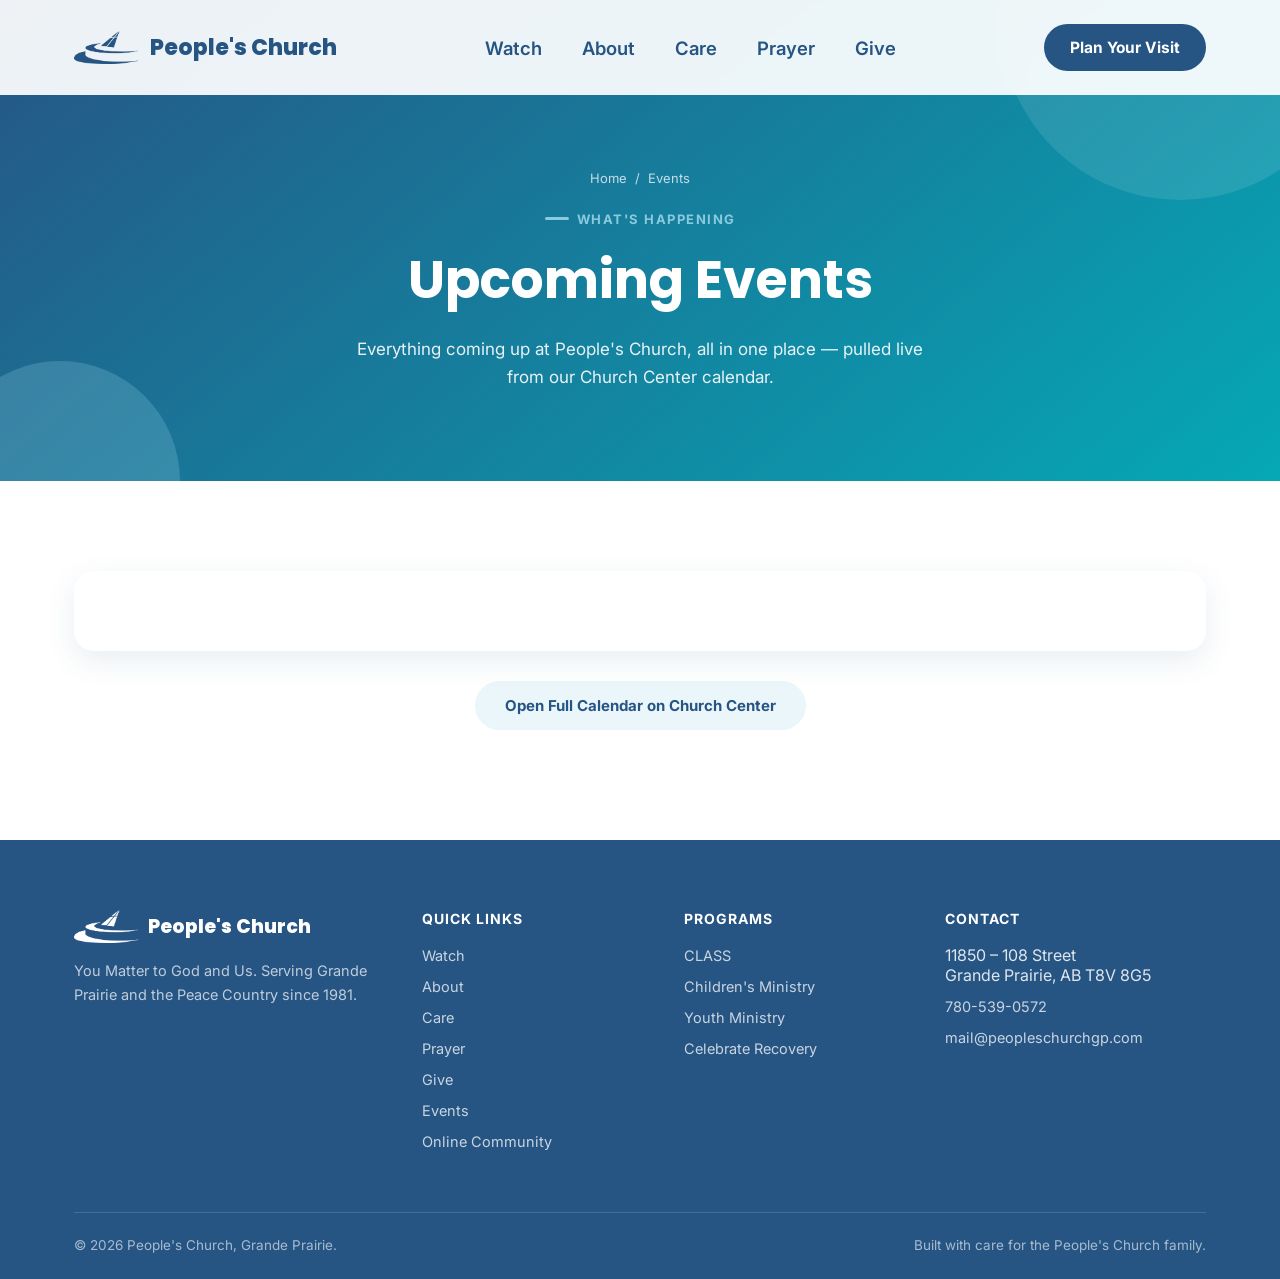
<file: events.html>
<!DOCTYPE html>
<html lang="en">
<head>
<meta charset="UTF-8">
<meta name="viewport" content="width=device-width, initial-scale=1.0">
<title>Events | People's Church</title>
<meta name="description" content="Upcoming events at People's Church, Grande Prairie AB.">
<link rel="icon" type="image/png" href="assets/img/favicon-64.png">
<link rel="preconnect" href="https://fonts.googleapis.com">
<link rel="preconnect" href="https://fonts.gstatic.com" crossorigin>
<link href="https://fonts.googleapis.com/css2?family=Poppins:wght@600;700;800&family=Inter:wght@400;500;600;700&display=swap" rel="stylesheet">
<link rel="stylesheet" href="styles.css">
<script src="https://js.churchcenter.com/modal/v1"></script>
</head>
<body>

<!-- ================= HEADER ================= -->
<header id="siteHeader">
  <div class="nav-inner">
    <a href="index.html" class="logo"><span class="logo-mark"><img src="assets/img/logo-navy.png" alt="People's Church logo"></span>People's Church</a>
    <nav id="siteNav">
      <ul>
        <li><a class="nav-link" href="watch.html">Watch</a></li>
        <li><a class="nav-link" href="about.html">About</a></li>
        <li><a class="nav-link" href="care.html">Care</a></li>
        <li><a class="nav-link" href="https://peoples.churchcenter.com/people/forms/3387" data-open-in-church-center-modal="true">Prayer</a></li>
        <li><a class="nav-link" href="giving.html">Give</a></li>
      </ul>
    </nav>
    <div class="nav-cta">
      <a href="about.html#services" class="btn btn-nav">Plan Your Visit</a>
      <button class="menu-toggle" id="menuToggle" aria-label="Toggle menu"><span></span><span></span><span></span></button>
    </div>
  </div>
</header>

<!-- ================= PAGE HERO ================= -->
<section class="page-hero">
  <div class="wrap">
    <div class="breadcrumb reveal in"><a href="index.html">Home</a> / <span>Events</span></div>
    <span class="kicker">What's Happening</span>
    <h1>Upcoming Events</h1>
    <p>Everything coming up at People's Church, all in one place — pulled live from our Church Center calendar.</p>
  </div>
</section>

<!-- ================= CALENDAR ================= -->
<section class="calendar-section" id="calendar">
  <div class="wrap">
    <div class="calendar-card reveal">
      <script src="https://peoples.churchcenter.com/assets/calendar_embed.js" data-view="list" data-show-filter="true" data-height="auto"></script>
    </div>
    <div style="text-align:center; margin-top:30px;">
      <a href="https://peoples.churchcenter.com/calendar?view=list" target="_blank" rel="noopener" class="btn btn-ghost">Open Full Calendar on Church Center</a>
    </div>
  </div>
</section>

<!-- ================= FOOTER ================= -->
<footer>
  <div class="wrap">
    <div class="footer-grid">
      <div>
        <div class="footer-logo"><span class="logo-mark"><img src="assets/img/logo-white.png" alt="People's Church logo"></span>People's Church</div>
        <p>You Matter to God and Us. Serving Grande Prairie and the Peace Country since 1981.</p>
      </div>
      <div>
        <h5>Quick Links</h5>
        <ul>
          <li><a href="watch.html">Watch</a></li>
          <li><a href="about.html">About</a></li>
          <li><a href="care.html">Care</a></li>
          <li><a href="https://peoples.churchcenter.com/people/forms/3387" data-open-in-church-center-modal="true">Prayer</a></li>
          <li><a href="giving.html">Give</a></li>
          <li><a href="events.html">Events</a></li>
          <li><a href="online-community.html">Online Community</a></li>
        </ul>
      </div>
      <div>
        <h5>Programs</h5>
        <ul>
          <li><a href="class.html">CLASS</a></li>
          <li><a href="children.html">Children's Ministry</a></li>
          <li><a href="nextgen.html#youth">Youth Ministry</a></li>
          <li><a href="recovery.html">Celebrate Recovery</a></li>
        </ul>
      </div>
      <div>
        <h5>Contact</h5>
        <ul>
          <li>11850 &ndash; 108 Street<br>Grande Prairie, AB T8V 8G5</li>
          <li><a href="tel:+17805390572">780-539-0572</a></li>
          <li><a href="mailto:mail@peopleschurchgp.com">mail@peopleschurchgp.com</a></li>
        </ul>
      </div>
    </div>
    <div class="footer-bottom">
      <span class="year"></span>
      <span>Built with care for the People's Church family.</span>
    </div>
  </div>
</footer>

<button class="totop" id="toTop" aria-label="Back to top">
  <svg width="18" height="18" viewBox="0 0 24 24" fill="none" stroke="white" stroke-width="2"><path d="M18 15l-6-6-6 6"/></svg>
</button>

<script src="main.js"></script>
</body>
</html>
</file>
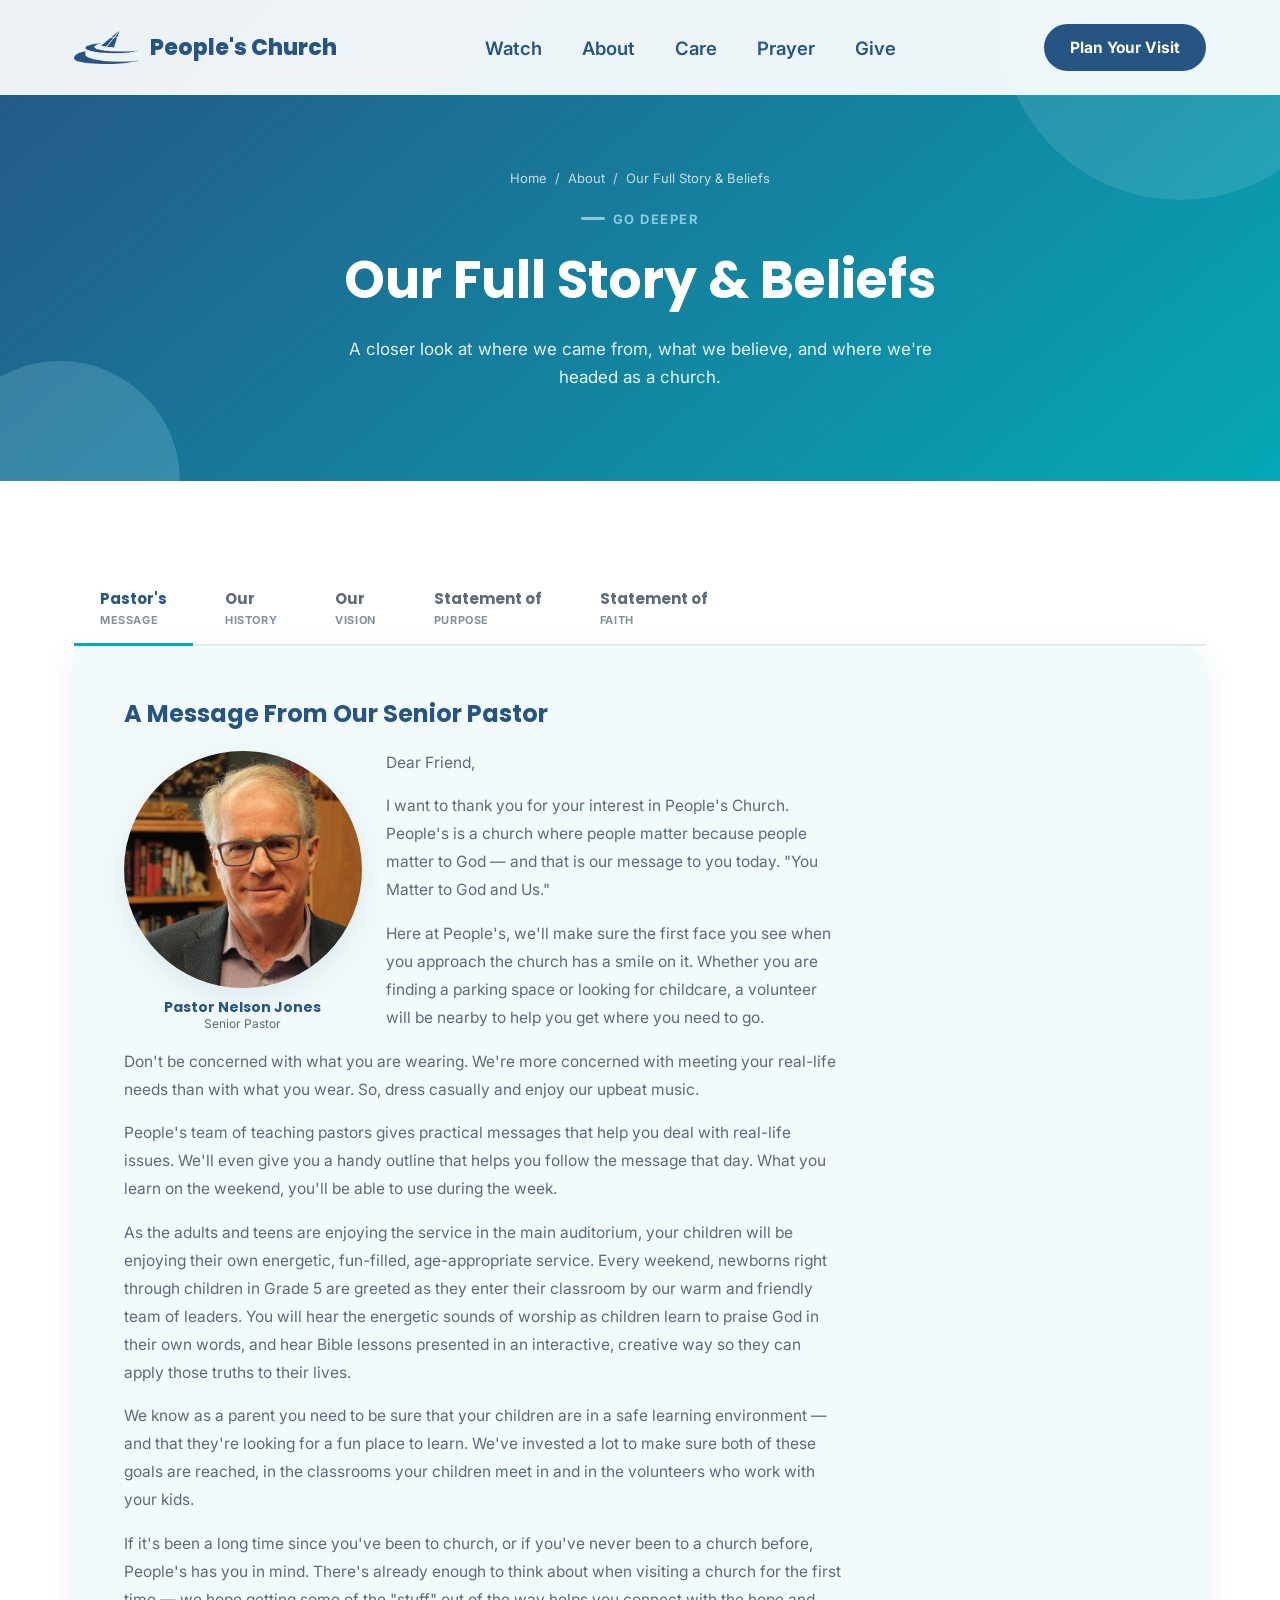
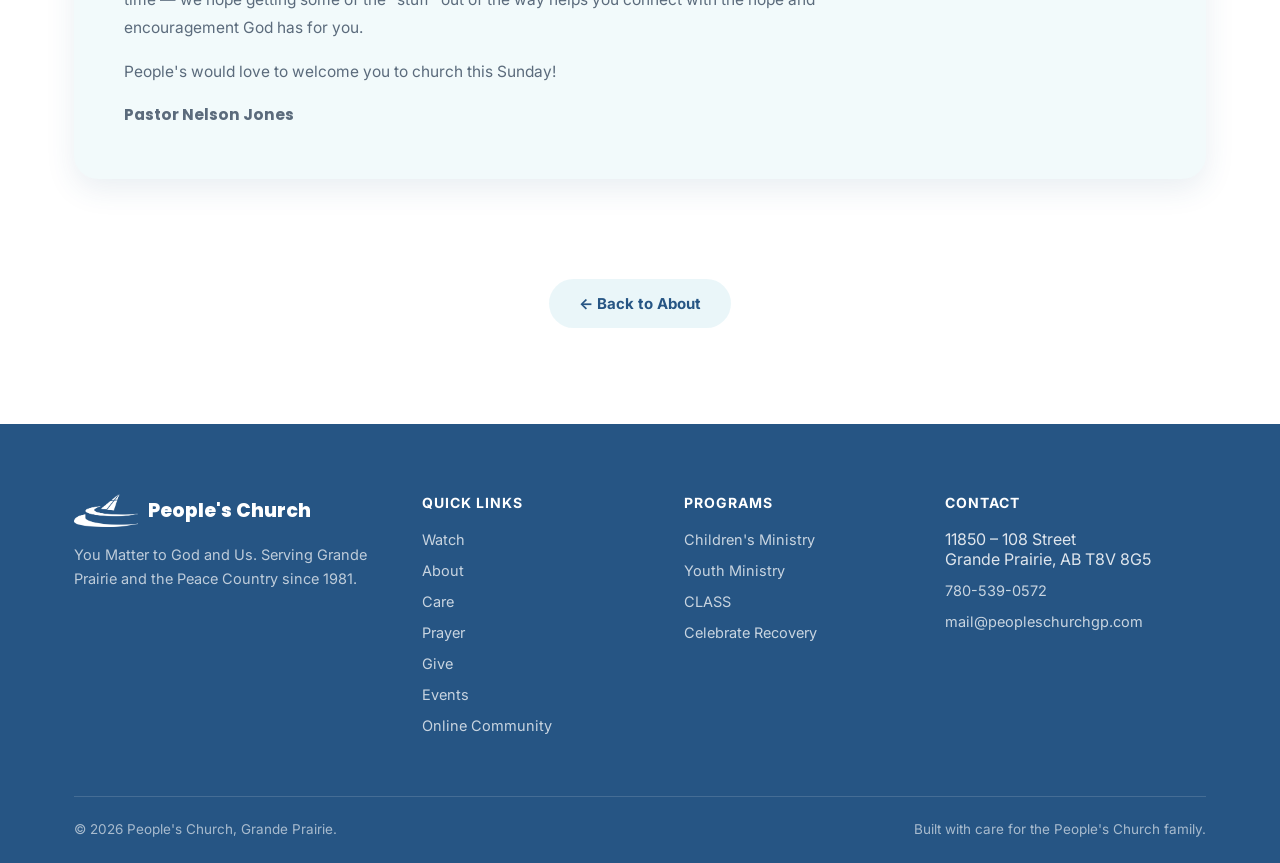
<file: go-deeper.html>
<!DOCTYPE html>
<html lang="en">
<head>
<meta charset="UTF-8">
<meta name="viewport" content="width=device-width, initial-scale=1.0">
<title>Our Full Story &amp; Beliefs | People's Church</title>
<meta name="description" content="Pastor's Message, our history, our vision, and our statements of purpose and faith — People's Church, Grande Prairie AB.">
<link rel="icon" type="image/png" href="assets/img/favicon-64.png">
<link rel="preconnect" href="https://fonts.googleapis.com">
<link rel="preconnect" href="https://fonts.gstatic.com" crossorigin>
<link href="https://fonts.googleapis.com/css2?family=Poppins:wght@600;700;800&family=Inter:wght@400;500;600;700&display=swap" rel="stylesheet">
<link rel="stylesheet" href="styles.css">
<script src="https://js.churchcenter.com/modal/v1"></script>
</head>
<body>

<!-- ================= HEADER ================= -->
<header id="siteHeader">
  <div class="nav-inner">
    <a href="index.html" class="logo"><span class="logo-mark"><img src="assets/img/logo-navy.png" alt="People's Church logo"></span>People's Church</a>
    <nav id="siteNav">
      <ul>
        <li><a class="nav-link" href="watch.html">Watch</a></li>
        <li><a class="nav-link" href="about.html">About</a></li>
        <li><a class="nav-link" href="care.html">Care</a></li>
        <li><a class="nav-link" href="https://peoples.churchcenter.com/people/forms/3387" data-open-in-church-center-modal="true">Prayer</a></li>
        <li><a class="nav-link" href="giving.html">Give</a></li>
      </ul>
    </nav>
    <div class="nav-cta">
      <a href="about.html#services" class="btn btn-nav">Plan Your Visit</a>
      <button class="menu-toggle" id="menuToggle" aria-label="Toggle menu"><span></span><span></span><span></span></button>
    </div>
  </div>
</header>

<!-- ================= PAGE HERO ================= -->
<section class="page-hero">
  <div class="wrap">
    <div class="breadcrumb reveal in"><a href="index.html">Home</a> / <a href="about.html">About</a> / <span>Our Full Story &amp; Beliefs</span></div>
    <span class="kicker">Go Deeper</span>
    <h1>Our Full Story &amp; Beliefs</h1>
    <p>A closer look at where we came from, what we believe, and where we're headed as a church.</p>
  </div>
</section>

<!-- ================= LEARN MORE (Pastor's Message / History / Vision / Statement of Purpose / Statement of Faith) ================= -->
<section class="class-tabs" id="learn-more">
  <div class="wrap">
    <div class="class-tablist" role="tablist">
      <button class="class-tab active" data-tab="pastor" role="tab" aria-selected="true"><span class="num">Pastor's</span><span class="lbl">Message</span></button>
      <button class="class-tab" data-tab="history" role="tab" aria-selected="false"><span class="num">Our</span><span class="lbl">History</span></button>
      <button class="class-tab" data-tab="vision" role="tab" aria-selected="false"><span class="num">Our</span><span class="lbl">Vision</span></button>
      <button class="class-tab" data-tab="purpose" role="tab" aria-selected="false"><span class="num">Statement of</span><span class="lbl">Purpose</span></button>
      <button class="class-tab" data-tab="faith" role="tab" aria-selected="false"><span class="num">Statement of</span><span class="lbl">Faith</span></button>
    </div>

    <div class="class-panels">

      <!-- PASTOR'S MESSAGE -->
      <div class="class-panel active" id="panel-pastor">
        <div class="doc-prose">
          <h3>A Message From Our Senior Pastor</h3>
          <figure class="doc-author-photo">
            <img src="assets/img/pastor-nelson-headshot.jpg" alt="Pastor Nelson Jones">
            <figcaption><strong>Pastor Nelson Jones</strong><span>Senior Pastor</span></figcaption>
          </figure>
          <p>Dear Friend,</p>
          <p>I want to thank you for your interest in People's Church. People's is a church where people matter because people matter to God — and that is our message to you today. "You Matter to God and Us."</p>
          <p>Here at People's, we'll make sure the first face you see when you approach the church has a smile on it. Whether you are finding a parking space or looking for childcare, a volunteer will be nearby to help you get where you need to go.</p>
          <p>Don't be concerned with what you are wearing. We're more concerned with meeting your real-life needs than with what you wear. So, dress casually and enjoy our upbeat music.</p>
          <p>People's team of teaching pastors gives practical messages that help you deal with real-life issues. We'll even give you a handy outline that helps you follow the message that day. What you learn on the weekend, you'll be able to use during the week.</p>
          <p>As the adults and teens are enjoying the service in the main auditorium, your children will be enjoying their own energetic, fun-filled, age-appropriate service. Every weekend, newborns right through children in Grade 5 are greeted as they enter their classroom by our warm and friendly team of leaders. You will hear the energetic sounds of worship as children learn to praise God in their own words, and hear Bible lessons presented in an interactive, creative way so they can apply those truths to their lives.</p>
          <p>We know as a parent you need to be sure that your children are in a safe learning environment — and that they're looking for a fun place to learn. We've invested a lot to make sure both of these goals are reached, in the classrooms your children meet in and in the volunteers who work with your kids.</p>
          <p>If it's been a long time since you've been to church, or if you've never been to a church before, People's has you in mind. There's already enough to think about when visiting a church for the first time — we hope getting some of the "stuff" out of the way helps you connect with the hope and encouragement God has for you.</p>
          <p>People's would love to welcome you to church this Sunday!</p>
          <p class="doc-signoff">Pastor Nelson Jones</p>
        </div>
      </div>

      <!-- HISTORY -->
      <div class="class-panel" id="panel-history">
        <div class="doc-prose">
          <h3>People's History</h3>
          <p>People's Church began in January of 1981 in the living room of a home. There were 11 adults present at the first service held. Later that year, we moved from the home to rented facilities at Alexander Forbes School. The young congregation continued to grow, and in the same year, leased the old Anglican church in the downtown core.</p>
          <p>Over the next 8 years, the congregation continued to expand in that location, adding the hall next door to its leased facilities. Also in 1986, the congregation purchased 8.71 acres of creek bank property as part of its overall strategy for a future permanent home.</p>
          <p>In 1989, we continued our expansion by purchasing a warehouse in the industrial park district, which was then renovated for church use — an excellent asset for the future.</p>
          <p>In late 1996, it was decided that a more permanent home was needed. This was presented to the congregation in early 1997 and was endorsed enthusiastically. In the fall of 1997, architectural plans were drawn up for a multi-use facility. We began construction in the spring of 2001, and with the hard work and dedication of many of our church members, we completed the move to our new home in June of 2002.</p>
          <p>People's Church has experienced over 25 years of rapid growth and changed lives. Our mission, "helping people find a purpose-driven life," is being fulfilled every day in the hearts of people who worship with us.</p>
          <p>People's services are designed for anyone to enjoy, even if you've never been in a church before. Music, drama, and media are a big part of the way we communicate. We nurture and serve in small groups, offering the opportunity for intimate friendships within a larger community of faith, and we invest our resources heavily into our children and youth, believing them to be some of the greatest influences in the church today.</p>
        </div>
      </div>

      <!-- VISION -->
      <div class="class-panel" id="panel-vision">
        <div class="doc-prose">
          <h3>People's Vision</h3>
          <p>It is our vision of a place where everyone will find grace, love, acceptance, help, hope, forgiveness, guidance, and encouragement.</p>
          <p>It is our vision of a place where thousands of Peace Country residents will hear the clear, concise, practical presentation of the Good News of Jesus Christ. It is our vision of developing people to spiritual maturity through Bible studies and the fellowship of God's family, where they are restored physically, emotionally, and spiritually.</p>
          <p>It is our vision to equip every believer for a significant ministry by helping them discover the gifts and talents God gave them.</p>
          <p>It is our vision to send out career missionaries and church workers all around the world, and empower every member for a personal life mission in the world. It is the dream of sending out our members by the hundreds on shorter mission projects to every continent.</p>
          <p>It is our vision of land, on which will be built a regional church for the Peace Country with beautiful, yet efficient facilities — including a worship centre seating two thousand, ministries of counselling and prayer, and Discovery Land. Also included will be a senior citizens development, a year-round retreat centre, and a camp. All of this will be set in a peaceful, inspiring garden landscape with bright flowers, beautiful trees, pools of water, and flowing streams.</p>
          <p>As we partner with God in this mission, it will be achieved.</p>
        </div>
      </div>

      <!-- STATEMENT OF PURPOSE -->
      <div class="class-panel" id="panel-purpose">
        <div class="doc-prose">
          <h3>Statement of Purpose</h3>
          <p>We are here to bring people into the full knowledge and expression of Jesus Christ. We believe that by building great commitments to the right things — love for God, love for neighbour, and love for lost people — we will grow a powerful local church in our community and of the community.</p>
        </div>
        <div class="doc-quote">
          <p>"For we are God's workmanship, created in Christ Jesus to do good works, which God prepared in advance for us to do."</p>
          <cite>Ephesians 2:10 (NIV) &middot; "What on Earth am I Here For?"</cite>
        </div>
        <p style="font-weight:700; color:var(--navy); margin:26px 0 4px;">People's Five Purposes</p>
        <div class="doc-grid">
          <div class="doc-card">
            <h4>Worship</h4>
            <p>You were planned for God's pleasure.</p>
            <cite>"Love the Lord your God with all your heart and with all your soul and with all your mind and with all your strength." — Mark 12:30 (NIV)</cite>
          </div>
          <div class="doc-card">
            <h4>Fellowship</h4>
            <p>You were formed for God's family.</p>
            <cite>"So in Christ we who are many form one body, and each member belongs to all the others." — Romans 12:5 (NIV)</cite>
          </div>
          <div class="doc-card">
            <h4>Discipleship</h4>
            <p>You were created to become like Christ.</p>
            <cite>"Your attitude should be the same as that of Christ Jesus." — Philippians 2:5 (NIV)</cite>
          </div>
          <div class="doc-card">
            <h4>Ministry</h4>
            <p>You were shaped to serve God.</p>
            <cite>"Each one should use whatever gift he has received to serve others." — 1 Peter 4:10 (NIV)</cite>
          </div>
          <div class="doc-card" style="grid-column:1 / -1;">
            <h4>Evangelism</h4>
            <p>You were made for a mission.</p>
            <cite>"Be wise in the way you act toward outsiders; make the most of every opportunity." — Colossians 4:5 (NIV)</cite>
          </div>
        </div>
      </div>

      <!-- STATEMENT OF FAITH -->
      <div class="class-panel" id="panel-faith">
        <div class="section-head" style="margin-bottom:26px;">
          <h3 style="font-size:24px;">Statement of Faith</h3>
        </div>
        <div class="doc-faith-grid">
          <div class="doc-faith-card">
            <span class="n">1</span>
            <h4>About God</h4>
            <p>God is the Creator and Ruler of the universe. He has eternally existed in three persons: the Father, the Son and the Holy Spirit. These three are equal and are one God.</p>
            <cite>Genesis 1:1,26,27, 3:22 &middot; Psalm 90:2 &middot; Matthew 28:19 &middot; 1 Peter 1:2 &middot; II Corinthians 13:14</cite>
          </div>
          <div class="doc-faith-card">
            <span class="n">2</span>
            <h4>About Mankind</h4>
            <p>We are all made in the spiritual image of God, to be like Him in character — the supreme object of God's creation. Although mankind has tremendous potential for good, we are marred by an attitude of disobedience toward God called "sin." This attitude separates us from God.</p>
            <cite>Genesis 1:27 &middot; Psalm 8:3-6 &middot; Isaiah 53:6a &middot; Romans 3:23 &middot; Isaiah 59:1,2</cite>
          </div>
          <div class="doc-faith-card">
            <span class="n">3</span>
            <h4>About Eternity</h4>
            <p>We all were created to exist forever. We will either exist eternally separated from God by sin, or in union with God through forgiveness and salvation. The place of eternal separation from God is called Hell. Heaven is the place of eternal union and eternal life with God.</p>
            <cite>John 3:16 &middot; Romans 6:23 &middot; Revelation 20:15 &middot; Matthew 25:41 &middot; Revelation 21:27</cite>
          </div>
          <div class="doc-faith-card">
            <span class="n">4</span>
            <h4>About Jesus Christ</h4>
            <p>Jesus Christ is the Son of God, equal with the Father and the Holy Spirit. He lived a sinless human life and offered Himself as the perfect sacrifice for the sins of all by dying on the cross. He arose from the dead after three days, ascended to Heaven's glory, and will return again to reign as King of Kings and Lord of Lords.</p>
            <cite>Matthew 1:22,23 &middot; Isaiah 9:6 &middot; John 1:1-5 &middot; I Corinthians 15:3,4 &middot; Acts 1:9-11 &middot; Titus 2:13</cite>
          </div>
          <div class="doc-faith-card">
            <span class="n">5</span>
            <h4>About Salvation</h4>
            <p>Salvation is a gift from God to mankind. We can never make up for our sins by self-improvement or good works. Only by trusting in Jesus Christ as God's offer of forgiveness can we be saved from sin's penalty. Eternal life begins the moment we receive Jesus Christ into our life by faith.</p>
            <cite>Romans 6:23 &middot; Ephesians 2:8,9 &middot; John 14:6, 1:12 &middot; Titus 3:5 &middot; Galatians 3:26 &middot; Romans 5:1</cite>
          </div>
          <div class="doc-faith-card">
            <span class="n">6</span>
            <h4>About Eternal Security</h4>
            <p>Because God gives us eternal life through Jesus Christ, the believer is secure in salvation for eternity. Salvation is maintained by the grace and power of God, not only by the self-effort of the Christian. It is the grace of God that gives this security.</p>
            <cite>John 10:29 &middot; II Timothy 1:12 &middot; Hebrews 7:25, 10:10,14 &middot; I Peter 1:3-5</cite>
          </div>
          <div class="doc-faith-card">
            <span class="n">7</span>
            <h4>About the Holy Spirit</h4>
            <p>The Holy Spirit is equal with the Father and the Son as God. He is present in the world to make mankind aware of our need for Jesus Christ, and lives in every Christian from the moment of salvation — providing power for living, understanding of spiritual truth, and guidance in doing what is right.</p>
            <cite>II Corinthians 3:17 &middot; John 16:7-13, 14:16-17 &middot; Acts 1:8 &middot; I Corinthians 2:12, 3:16 &middot; Ephesians 1:13, 5:1 &middot; Galatians 5:25</cite>
          </div>
          <div class="doc-faith-card">
            <span class="n">8</span>
            <h4>About the Bible</h4>
            <p>The Bible is God's word to all mankind. It was written by human authors, under the supernatural guidance of the Holy Spirit. It is the supreme source of truth for Christian beliefs and living. Because it is inspired by God, it is truth without a mixture of error.</p>
            <cite>II Timothy 3:16 &middot; II Peter 1:20,21 &middot; II Timothy 1:13 &middot; Psalm 119:105,160, 12:6 &middot; Proverbs 30:5</cite>
          </div>
        </div>
      </div>

    </div>
  </div>
</section>

<!-- ================= BACK TO ABOUT ================= -->
<section style="padding:0 0 96px; text-align:center;">
  <div class="wrap">
    <a href="about.html" class="btn btn-ghost">&larr; Back to About</a>
  </div>
</section>

<!-- ================= FOOTER ================= -->
<footer>
  <div class="wrap">
    <div class="footer-grid">
      <div>
        <div class="footer-logo"><span class="logo-mark"><img src="assets/img/logo-white.png" alt="People's Church logo"></span>People's Church</div>
        <p>You Matter to God and Us. Serving Grande Prairie and the Peace Country since 1981.</p>
      </div>
      <div>
        <h5>Quick Links</h5>
        <ul>
          <li><a href="watch.html">Watch</a></li>
          <li><a href="about.html">About</a></li>
          <li><a href="care.html">Care</a></li>
          <li><a href="https://peoples.churchcenter.com/people/forms/3387" data-open-in-church-center-modal="true">Prayer</a></li>
          <li><a href="giving.html">Give</a></li>
          <li><a href="events.html">Events</a></li>
          <li><a href="online-community.html">Online Community</a></li>
        </ul>
      </div>
      <div>
        <h5>Programs</h5>
        <ul>
          <li><a href="children.html">Children's Ministry</a></li>
          <li><a href="nextgen.html#youth">Youth Ministry</a></li>
          <li><a href="class.html">CLASS</a></li>
          <li><a href="recovery.html">Celebrate Recovery</a></li>
        </ul>
      </div>
      <div>
        <h5>Contact</h5>
        <ul>
          <li>11850 &ndash; 108 Street<br>Grande Prairie, AB T8V 8G5</li>
          <li><a href="tel:+17805390572">780-539-0572</a></li>
          <li><a href="mailto:mail@peopleschurchgp.com">mail@peopleschurchgp.com</a></li>
        </ul>
      </div>
    </div>
    <div class="footer-bottom">
      <span class="year"></span>
      <span>Built with care for the People's Church family.</span>
    </div>
  </div>
</footer>

<button class="totop" id="toTop" aria-label="Back to top">
  <svg width="18" height="18" viewBox="0 0 24 24" fill="none" stroke="white" stroke-width="2"><path d="M18 15l-6-6-6 6"/></svg>
</button>

<script src="main.js"></script>
</body>
</html>
</file>
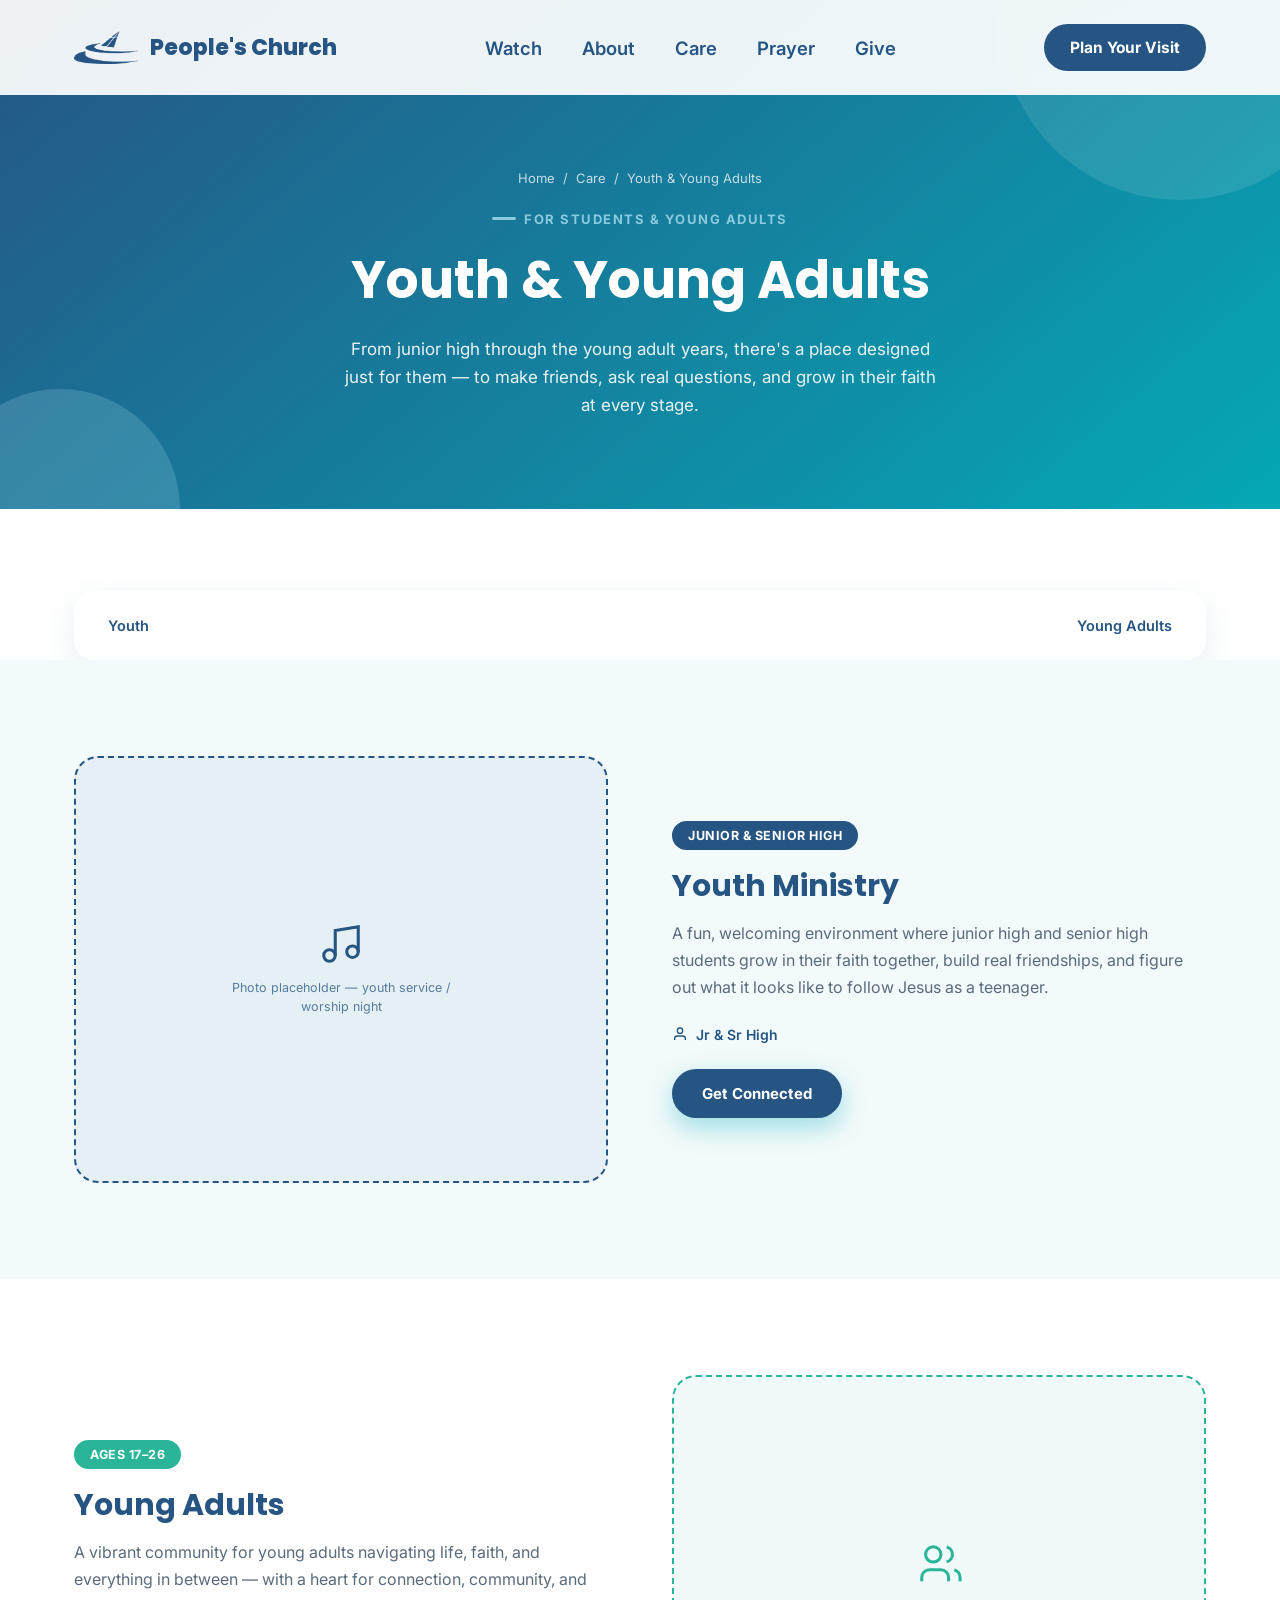
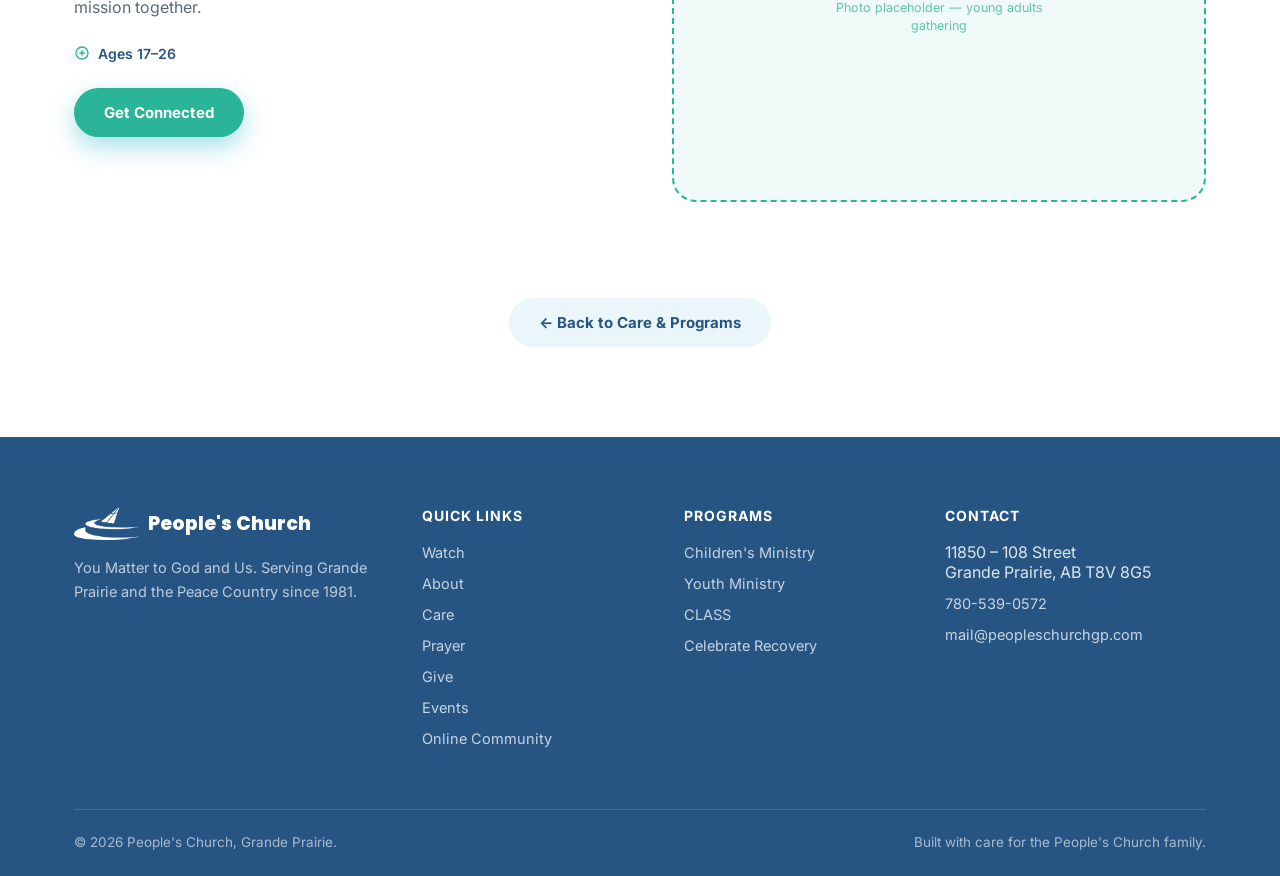
<file: nextgen.html>
<!DOCTYPE html>
<html lang="en">
<head>
<meta charset="UTF-8">
<meta name="viewport" content="width=device-width, initial-scale=1.0">
<title>Youth &amp; Young Adults | People's Church</title>
<meta name="description" content="Youth Ministry and Young Adults at People's Church, Grande Prairie.">
<link rel="icon" type="image/png" href="assets/img/favicon-64.png">
<link rel="preconnect" href="https://fonts.googleapis.com">
<link rel="preconnect" href="https://fonts.gstatic.com" crossorigin>
<link href="https://fonts.googleapis.com/css2?family=Poppins:wght@600;700;800&family=Inter:wght@400;500;600;700&display=swap" rel="stylesheet">
<link rel="stylesheet" href="styles.css">
<script src="https://js.churchcenter.com/modal/v1"></script>
</head>
<body>

<!-- ================= HEADER ================= -->
<header id="siteHeader">
  <div class="nav-inner">
    <a href="index.html" class="logo"><span class="logo-mark"><img src="assets/img/logo-navy.png" alt="People's Church logo"></span>People's Church</a>
    <nav id="siteNav">
      <ul>
        <li><a class="nav-link" href="watch.html">Watch</a></li>
        <li><a class="nav-link" href="about.html">About</a></li>
        <li><a class="nav-link" href="care.html">Care</a></li>
        <li><a class="nav-link" href="https://peoples.churchcenter.com/people/forms/3387" data-open-in-church-center-modal="true">Prayer</a></li>
        <li><a class="nav-link" href="giving.html">Give</a></li>
      </ul>
    </nav>
    <div class="nav-cta">
      <a href="about.html#services" class="btn btn-nav">Plan Your Visit</a>
      <button class="menu-toggle" id="menuToggle" aria-label="Toggle menu"><span></span><span></span><span></span></button>
    </div>
  </div>
</header>

<!-- ================= PAGE HERO ================= -->
<section class="page-hero">
  <div class="wrap">
    <div class="breadcrumb reveal in"><a href="index.html">Home</a> / <a href="care.html">Care</a> / <span>Youth &amp; Young Adults</span></div>
    <span class="kicker">For Students &amp; Young Adults</span>
    <h1>Youth &amp; Young Adults</h1>
    <p>From junior high through the young adult years, there's a place designed just for them — to make friends, ask real questions, and grow in their faith at every stage.</p>
  </div>
</section>

<!-- ================= JUMP NAV ================= -->
<section style="padding:56px 0 0;">
  <div class="wrap">
    <div class="visit-strip reveal" style="flex-wrap:wrap; gap:14px 28px;">
      <a href="#youth" class="vi" style="text-decoration:none;">Youth</a>
      <a href="#youngadults" class="vi" style="text-decoration:none;">Young Adults</a>
    </div>
  </div>
</section>

<!-- ================= YOUTH MINISTRY ================= -->
<section class="program alt c-navy" id="youth">
  <div class="wrap program-grid">
    <div class="program-visual reveal">
      <svg class="ic" viewBox="0 0 24 24" fill="none" stroke="currentColor" stroke-width="1.6"><path d="M9 18V5l12-2v13"/><circle cx="6" cy="18" r="3"/><circle cx="18" cy="16" r="3"/></svg>
      <small>Photo placeholder — youth service / worship night</small>
    </div>
    <div class="program-copy reveal">
      <span class="program-tag">Junior &amp; Senior High</span>
      <h3>Youth Ministry</h3>
      <p>A fun, welcoming environment where junior high and senior high students grow in their faith together, build real friendships, and figure out what it looks like to follow Jesus as a teenager.</p>
      <div class="program-meta">
        <div><svg width="16" height="16" viewBox="0 0 24 24" fill="none" stroke="var(--navy)" stroke-width="2"><path d="M20 21v-2a4 4 0 0 0-4-4H8a4 4 0 0 0-4 4v2"/><circle cx="12" cy="7" r="4"/></svg> Jr &amp; Sr High</div>
      </div>
      <a href="pastoral-care.html" class="btn btn-solid" style="background:var(--navy)">Get Connected</a>
    </div>
  </div>
</section>

<!-- ================= YOUNG ADULTS ================= -->
<section class="program c-tealgreen" id="youngadults">
  <div class="wrap program-grid">
    <div class="program-copy reveal">
      <span class="program-tag">Ages 17&ndash;26</span>
      <h3>Young Adults</h3>
      <p>A vibrant community for young adults navigating life, faith, and everything in between — with a heart for connection, community, and mission together.</p>
      <div class="program-meta">
        <div><svg width="16" height="16" viewBox="0 0 24 24" fill="none" stroke="var(--teal-green)" stroke-width="2"><circle cx="12" cy="12" r="9"/><path d="M8 12h8M12 8v8"/></svg> Ages 17&ndash;26</div>
      </div>
      <a href="pastoral-care.html" class="btn btn-solid" style="background:var(--teal-green)">Get Connected</a>
    </div>
    <div class="program-visual reveal">
      <svg class="ic" viewBox="0 0 24 24" fill="none" stroke="currentColor" stroke-width="1.6"><path d="M17 21v-2a4 4 0 0 0-4-4H7a4 4 0 0 0-4 4v2"/><circle cx="9" cy="7" r="4"/><path d="M23 21v-2a4 4 0 0 0-3-3.87M16 3.13a4 4 0 0 1 0 7.75"/></svg>
      <small>Photo placeholder — young adults gathering</small>
    </div>
  </div>
</section>

<!-- ================= BACK TO CARE ================= -->
<section style="padding:0 0 90px; text-align:center;">
  <div class="wrap">
    <a href="care.html" class="btn btn-ghost">&larr; Back to Care &amp; Programs</a>
  </div>
</section>

<!-- ================= FOOTER ================= -->
<footer>
  <div class="wrap">
    <div class="footer-grid">
      <div>
        <div class="footer-logo"><span class="logo-mark"><img src="assets/img/logo-white.png" alt="People's Church logo"></span>People's Church</div>
        <p>You Matter to God and Us. Serving Grande Prairie and the Peace Country since 1981.</p>
      </div>
      <div>
        <h5>Quick Links</h5>
        <ul>
          <li><a href="watch.html">Watch</a></li>
          <li><a href="about.html">About</a></li>
          <li><a href="care.html">Care</a></li>
          <li><a href="https://peoples.churchcenter.com/people/forms/3387" data-open-in-church-center-modal="true">Prayer</a></li>
          <li><a href="giving.html">Give</a></li>
          <li><a href="events.html">Events</a></li>
          <li><a href="online-community.html">Online Community</a></li>
        </ul>
      </div>
      <div>
        <h5>Programs</h5>
        <ul>
          <li><a href="children.html">Children's Ministry</a></li>
          <li><a href="nextgen.html#youth">Youth Ministry</a></li>
          <li><a href="class.html">CLASS</a></li>
          <li><a href="recovery.html">Celebrate Recovery</a></li>
        </ul>
      </div>
      <div>
        <h5>Contact</h5>
        <ul>
          <li>11850 &ndash; 108 Street<br>Grande Prairie, AB T8V 8G5</li>
          <li><a href="tel:+17805390572">780-539-0572</a></li>
          <li><a href="mailto:mail@peopleschurchgp.com">mail@peopleschurchgp.com</a></li>
        </ul>
      </div>
    </div>
    <div class="footer-bottom">
      <span class="year"></span>
      <span>Built with care for the People's Church family.</span>
    </div>
  </div>
</footer>

<button class="totop" id="toTop" aria-label="Back to top">
  <svg width="18" height="18" viewBox="0 0 24 24" fill="none" stroke="white" stroke-width="2"><path d="M18 15l-6-6-6 6"/></svg>
</button>

<script src="main.js"></script>
</body>
</html>
</file>
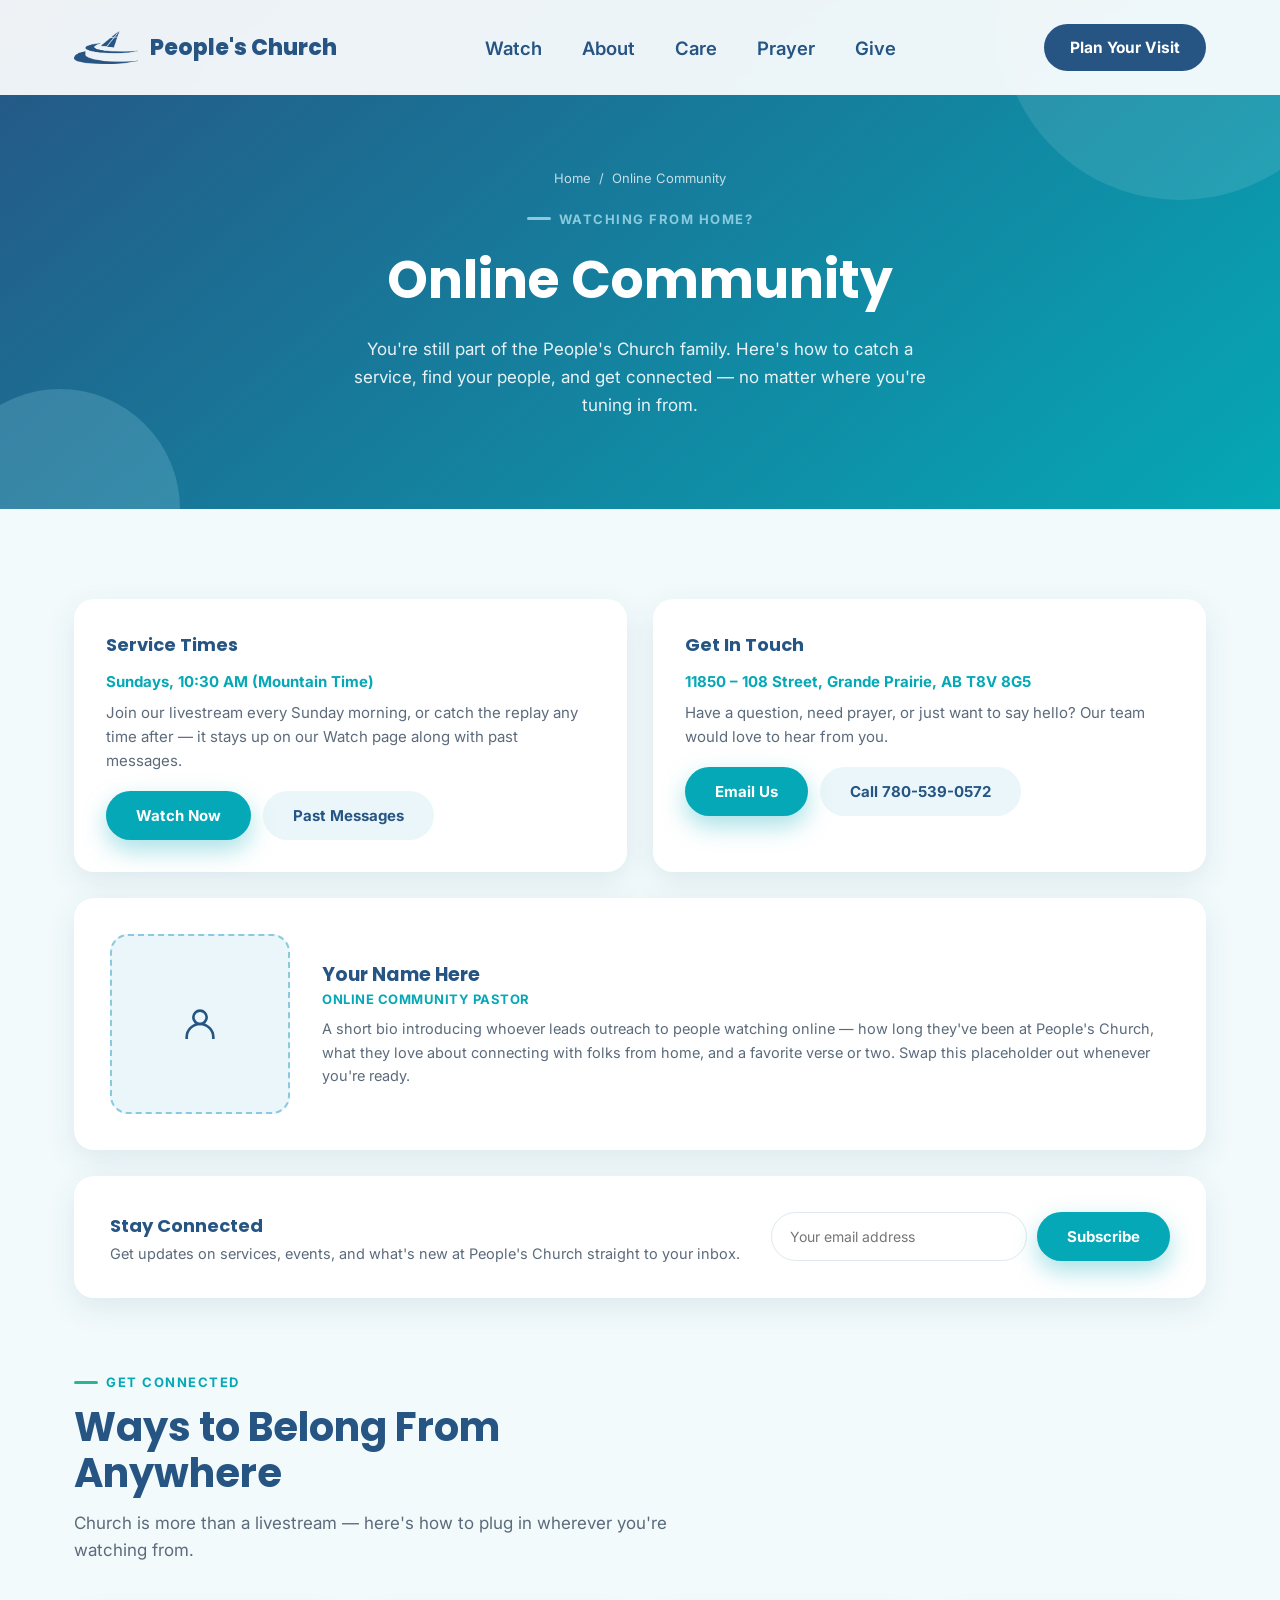
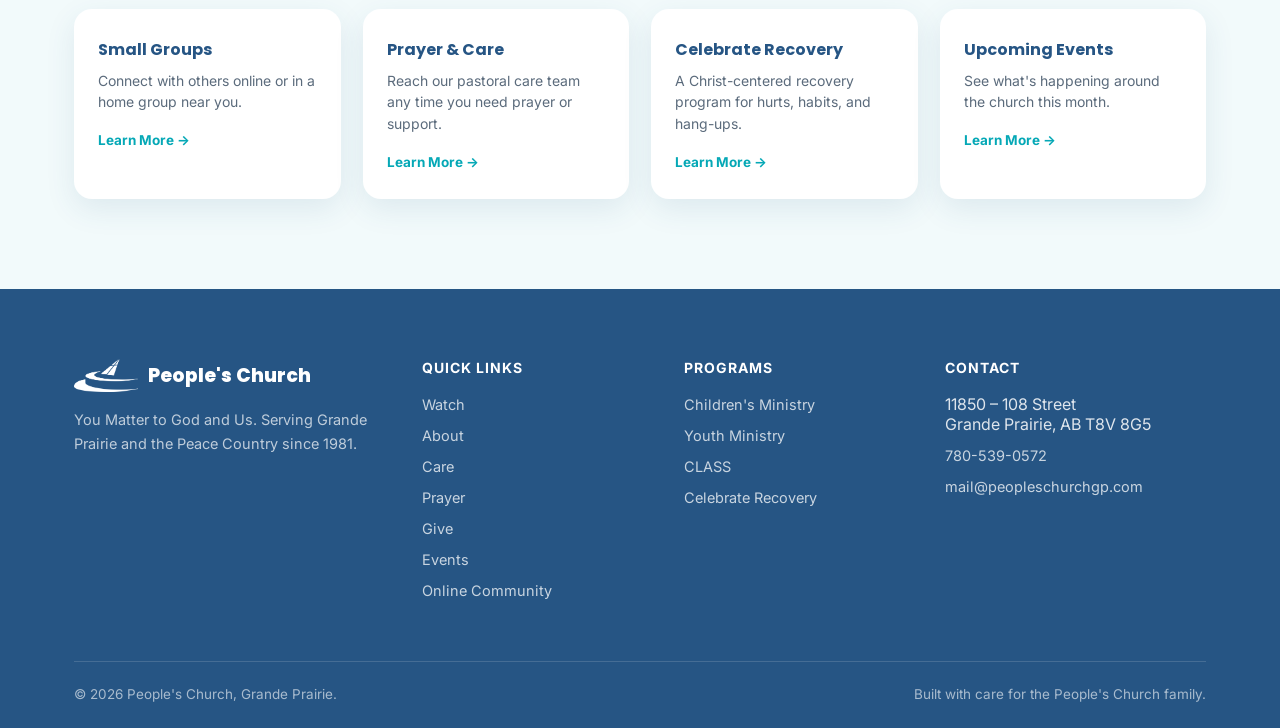
<file: online-community.html>
<!DOCTYPE html>
<html lang="en">
<head>
<meta charset="UTF-8">
<meta name="viewport" content="width=device-width, initial-scale=1.0">
<title>Online Community | People's Church</title>
<meta name="description" content="Watching from home? You're still part of the People's Church family. Service times, ways to connect, and how to reach our team — Grande Prairie, AB.">
<link rel="icon" type="image/png" href="assets/img/favicon-64.png">
<link rel="preconnect" href="https://fonts.googleapis.com">
<link rel="preconnect" href="https://fonts.gstatic.com" crossorigin>
<link href="https://fonts.googleapis.com/css2?family=Poppins:wght@600;700;800&family=Inter:wght@400;500;600;700&display=swap" rel="stylesheet">
<link rel="stylesheet" href="styles.css">
<script src="https://js.churchcenter.com/modal/v1"></script>
</head>
<body>

<!-- ================= HEADER ================= -->
<header id="siteHeader">
  <div class="nav-inner">
    <a href="index.html" class="logo"><span class="logo-mark"><img src="assets/img/logo-navy.png" alt="People's Church logo"></span>People's Church</a>
    <nav id="siteNav">
      <ul>
        <li><a class="nav-link" href="watch.html">Watch</a></li>
        <li><a class="nav-link" href="about.html">About</a></li>
        <li><a class="nav-link" href="care.html">Care</a></li>
        <li><a class="nav-link" href="https://peoples.churchcenter.com/people/forms/3387" data-open-in-church-center-modal="true">Prayer</a></li>
        <li><a class="nav-link" href="giving.html">Give</a></li>
      </ul>
    </nav>
    <div class="nav-cta">
      <a href="about.html#services" class="btn btn-nav">Plan Your Visit</a>
      <button class="menu-toggle" id="menuToggle" aria-label="Toggle menu"><span></span><span></span><span></span></button>
    </div>
  </div>
</header>

<!-- ================= PAGE HERO ================= -->
<section class="page-hero">
  <div class="wrap">
    <div class="breadcrumb reveal in"><a href="index.html">Home</a> / <span>Online Community</span></div>
    <span class="kicker">Watching From Home?</span>
    <h1>Online Community</h1>
    <p>You're still part of the People's Church family. Here's how to catch a service, find your people, and get connected — no matter where you're tuning in from.</p>
  </div>
</section>

<!-- ================= SERVICE TIMES + CONTACT ================= -->
<section class="oc-info">
  <div class="wrap">
    <div class="oc-grid">
      <div class="oc-card reveal">
        <h3>Service Times</h3>
        <span class="time">Sundays, 10:30 AM (Mountain Time)</span>
        <p>Join our livestream every Sunday morning, or catch the replay any time after — it stays up on our Watch page along with past messages.</p>
        <div class="btns">
          <a href="watch-live.html" class="btn btn-solid">Watch Now</a>
          <a href="https://peoples.churchcenter.com/channels/11852" target="_blank" rel="noopener" class="btn btn-ghost">Past Messages</a>
        </div>
      </div>
      <div class="oc-card reveal">
        <h3>Get In Touch</h3>
        <span class="time">11850 &ndash; 108 Street, Grande Prairie, AB T8V 8G5</span>
        <p>Have a question, need prayer, or just want to say hello? Our team would love to hear from you.</p>
        <div class="btns">
          <a href="mailto:mail@peopleschurchgp.com" class="btn btn-solid">Email Us</a>
          <a href="tel:+17805390572" class="btn btn-ghost">Call 780-539-0572</a>
        </div>
      </div>
    </div>

    <div class="oc-pastor reveal">
      <div class="oc-pastor-photo">
        <svg width="40" height="40" viewBox="0 0 24 24" fill="none" stroke="currentColor" stroke-width="1.6"><circle cx="12" cy="8" r="4"/><path d="M4 21v-1a8 8 0 0 1 16 0v1"/></svg>
      </div>
      <div>
        <h3>Your Name Here</h3>
        <span class="role">Online Community Pastor</span>
        <p>A short bio introducing whoever leads outreach to people watching online — how long they've been at People's Church, what they love about connecting with folks from home, and a favorite verse or two. Swap this placeholder out whenever you're ready.</p>
      </div>
    </div>

    <div class="oc-newsletter reveal">
      <div>
        <h3>Stay Connected</h3>
        <p>Get updates on services, events, and what's new at People's Church straight to your inbox.</p>
      </div>
      <form onsubmit="return false;">
        <input type="email" placeholder="Your email address" required>
        <button type="submit" class="btn btn-solid">Subscribe</button>
      </form>
    </div>

    <div class="section-head reveal">
      <span class="kicker">Get Connected</span>
      <h2>Ways to Belong From Anywhere</h2>
      <p>Church is more than a livestream — here's how to plug in wherever you're watching from.</p>
    </div>
    <div class="connect-grid">
      <div class="connect-card reveal">
        <h4>Small Groups</h4>
        <p>Connect with others online or in a home group near you.</p>
        <a href="care.html">Learn More &rarr;</a>
      </div>
      <div class="connect-card reveal">
        <h4>Prayer &amp; Care</h4>
        <p>Reach our pastoral care team any time you need prayer or support.</p>
        <a href="pastoral-care.html">Learn More &rarr;</a>
      </div>
      <div class="connect-card reveal">
        <h4>Celebrate Recovery</h4>
        <p>A Christ-centered recovery program for hurts, habits, and hang-ups.</p>
        <a href="recovery.html">Learn More &rarr;</a>
      </div>
      <div class="connect-card reveal">
        <h4>Upcoming Events</h4>
        <p>See what's happening around the church this month.</p>
        <a href="events.html">Learn More &rarr;</a>
      </div>
    </div>
  </div>
</section>

<!-- ================= FOOTER ================= -->
<footer>
  <div class="wrap">
    <div class="footer-grid">
      <div>
        <div class="footer-logo"><span class="logo-mark"><img src="assets/img/logo-white.png" alt="People's Church logo"></span>People's Church</div>
        <p>You Matter to God and Us. Serving Grande Prairie and the Peace Country since 1981.</p>
      </div>
      <div>
        <h5>Quick Links</h5>
        <ul>
          <li><a href="watch.html">Watch</a></li>
          <li><a href="about.html">About</a></li>
          <li><a href="care.html">Care</a></li>
          <li><a href="https://peoples.churchcenter.com/people/forms/3387" data-open-in-church-center-modal="true">Prayer</a></li>
          <li><a href="giving.html">Give</a></li>
          <li><a href="events.html">Events</a></li>
          <li><a href="online-community.html">Online Community</a></li>
        </ul>
      </div>
      <div>
        <h5>Programs</h5>
        <ul>
          <li><a href="children.html">Children's Ministry</a></li>
          <li><a href="nextgen.html#youth">Youth Ministry</a></li>
          <li><a href="class.html">CLASS</a></li>
          <li><a href="recovery.html">Celebrate Recovery</a></li>
        </ul>
      </div>
      <div>
        <h5>Contact</h5>
        <ul>
          <li>11850 &ndash; 108 Street<br>Grande Prairie, AB T8V 8G5</li>
          <li><a href="tel:+17805390572">780-539-0572</a></li>
          <li><a href="mailto:mail@peopleschurchgp.com">mail@peopleschurchgp.com</a></li>
        </ul>
      </div>
    </div>
    <div class="footer-bottom">
      <span class="year"></span>
      <span>Built with care for the People's Church family.</span>
    </div>
  </div>
</footer>

<button class="totop" id="toTop" aria-label="Back to top">
  <svg width="18" height="18" viewBox="0 0 24 24" fill="none" stroke="white" stroke-width="2"><path d="M18 15l-6-6-6 6"/></svg>
</button>

<script src="main.js"></script>
</body>
</html>
</file>
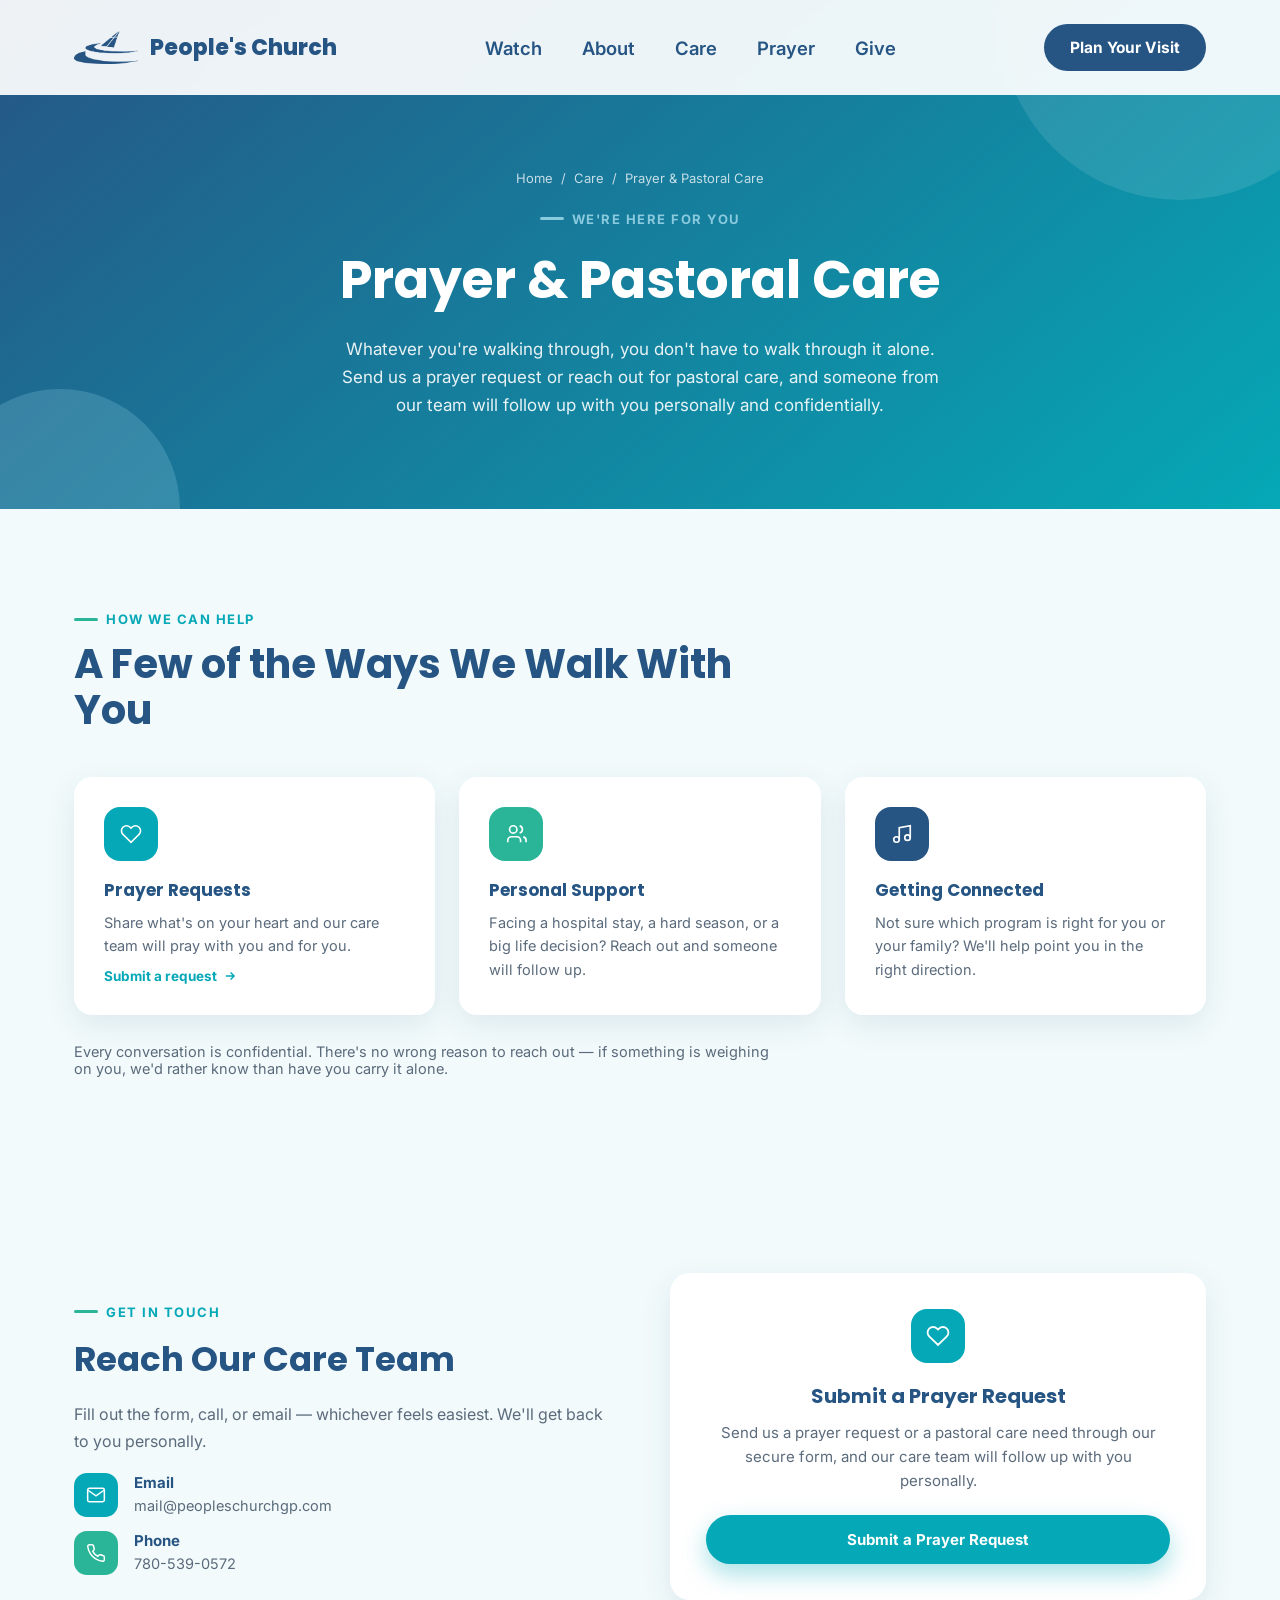
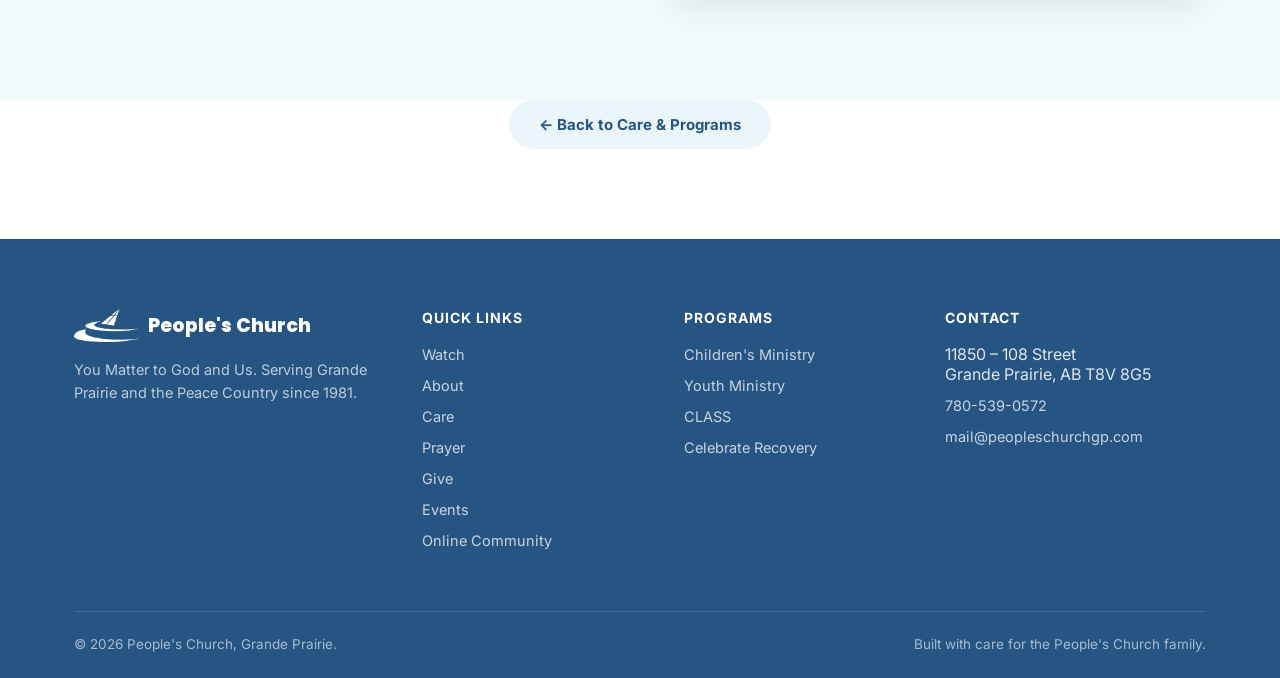
<file: pastoral-care.html>
<!DOCTYPE html>
<html lang="en">
<head>
<meta charset="UTF-8">
<meta name="viewport" content="width=device-width, initial-scale=1.0">
<title>Prayer &amp; Pastoral Care | People's Church</title>
<meta name="description" content="Prayer requests and pastoral care at People's Church, Grande Prairie. Reach out and someone from our team will follow up personally and confidentially.">
<link rel="icon" type="image/png" href="assets/img/favicon-64.png">
<link rel="preconnect" href="https://fonts.googleapis.com">
<link rel="preconnect" href="https://fonts.gstatic.com" crossorigin>
<link href="https://fonts.googleapis.com/css2?family=Poppins:wght@600;700;800&family=Inter:wght@400;500;600;700&display=swap" rel="stylesheet">
<link rel="stylesheet" href="styles.css">
<script src="https://js.churchcenter.com/modal/v1"></script>
</head>
<body>

<!-- ================= HEADER ================= -->
<header id="siteHeader">
  <div class="nav-inner">
    <a href="index.html" class="logo"><span class="logo-mark"><img src="assets/img/logo-navy.png" alt="People's Church logo"></span>People's Church</a>
    <nav id="siteNav">
      <ul>
        <li><a class="nav-link" href="watch.html">Watch</a></li>
        <li><a class="nav-link" href="about.html">About</a></li>
        <li><a class="nav-link" href="care.html">Care</a></li>
        <li><a class="nav-link" href="https://peoples.churchcenter.com/people/forms/3387" data-open-in-church-center-modal="true">Prayer</a></li>
        <li><a class="nav-link" href="giving.html">Give</a></li>
      </ul>
    </nav>
    <div class="nav-cta">
      <a href="about.html#services" class="btn btn-nav">Plan Your Visit</a>
      <button class="menu-toggle" id="menuToggle" aria-label="Toggle menu"><span></span><span></span><span></span></button>
    </div>
  </div>
</header>

<!-- ================= PAGE HERO ================= -->
<section class="page-hero">
  <div class="wrap">
    <div class="breadcrumb reveal in"><a href="index.html">Home</a> / <a href="care.html">Care</a> / <span>Prayer &amp; Pastoral Care</span></div>
    <span class="kicker">We're Here For You</span>
    <h1>Prayer &amp; Pastoral Care</h1>
    <p>Whatever you're walking through, you don't have to walk through it alone. Send us a prayer request or reach out for pastoral care, and someone from our team will follow up with you personally and confidentially.</p>
  </div>
</section>

<!-- ================= HOW WE CAN HELP ================= -->
<section class="beliefs" id="help">
  <div class="wrap">
    <div class="section-head reveal" style="max-width:700px; margin-bottom:44px;">
      <span class="kicker">How We Can Help</span>
      <h2>A Few of the Ways We Walk With You</h2>
    </div>
    <div class="belief-grid">
      <a href="https://peoples.churchcenter.com/people/forms/3387" data-open-in-church-center-modal="true" class="belief-card reveal" style="display:block; text-decoration:none; color:inherit;">
        <div class="icon-badge" style="background:var(--teal)"><svg width="22" height="22" viewBox="0 0 24 24" fill="none" stroke="white" stroke-width="1.8"><path d="M20.8 4.6a5.5 5.5 0 0 0-7.8 0L12 5.6l-1-1a5.5 5.5 0 0 0-7.8 7.8l1 1L12 21l7.8-7.6 1-1a5.5 5.5 0 0 0 0-7.8z"/></svg></div>
        <h4>Prayer Requests</h4>
        <p>Share what's on your heart and our care team will pray with you and for you.</p>
        <span style="font-weight:700; font-size:13.5px; color:var(--teal); display:inline-flex; align-items:center; gap:6px; margin-top:10px;">Submit a request <svg width="14" height="14" viewBox="0 0 24 24" fill="none" stroke="currentColor" stroke-width="2.5"><path d="M5 12h14M13 6l6 6-6 6"/></svg></span>
      </a>
      <div class="belief-card reveal">
        <div class="icon-badge" style="background:var(--teal-green)"><svg width="22" height="22" viewBox="0 0 24 24" fill="none" stroke="white" stroke-width="1.8"><path d="M17 21v-2a4 4 0 0 0-4-4H7a4 4 0 0 0-4 4v2"/><circle cx="9" cy="7" r="4"/><path d="M23 21v-2a4 4 0 0 0-3-3.87M16 3.13a4 4 0 0 1 0 7.75"/></svg></div>
        <h4>Personal Support</h4>
        <p>Facing a hospital stay, a hard season, or a big life decision? Reach out and someone will follow up.</p>
      </div>
      <div class="belief-card reveal">
        <div class="icon-badge" style="background:var(--navy)"><svg width="22" height="22" viewBox="0 0 24 24" fill="none" stroke="white" stroke-width="1.8"><path d="M9 18V5l12-2v13"/><circle cx="6" cy="18" r="3"/><circle cx="18" cy="16" r="3"/></svg></div>
        <h4>Getting Connected</h4>
        <p>Not sure which program is right for you or your family? We'll help point you in the right direction.</p>
      </div>
    </div>
    <p style="color:var(--gray); font-size:14.5px; margin-top:28px; max-width:700px;">Every conversation is confidential. There's no wrong reason to reach out — if something is weighing on you, we'd rather know than have you carry it alone.</p>
  </div>
</section>

<!-- ================= PRAYER & PASTORAL CARE FORM ================= -->
<section class="prayer" id="prayer">
  <div class="wrap prayer-grid">
    <div class="reveal">
      <span class="kicker">Get In Touch</span>
      <h2 style="font-size:clamp(26px,3.4vw,34px); margin-bottom:16px;">Reach Our Care Team</h2>
      <p style="color:var(--gray); font-size:16px; line-height:1.7; margin-bottom:18px;">Fill out the form, call, or email — whichever feels easiest. We'll get back to you personally.</p>
      <div class="contact-item" style="margin-bottom:14px;">
        <div class="icon-badge" style="background:var(--teal); width:44px; height:44px; border-radius:13px;"><svg width="20" height="20" viewBox="0 0 24 24" fill="none" stroke="white" stroke-width="1.8"><path d="M22 6l-10 7L2 6"/><rect x="2" y="4" width="20" height="16" rx="2"/></svg></div>
        <div><h5>Email</h5><a href="mailto:mail@peopleschurchgp.com">mail@peopleschurchgp.com</a></div>
      </div>
      <div class="contact-item">
        <div class="icon-badge" style="background:var(--teal-green); width:44px; height:44px; border-radius:13px;"><svg width="20" height="20" viewBox="0 0 24 24" fill="none" stroke="white" stroke-width="1.8"><path d="M22 16.92v3a2 2 0 0 1-2.18 2 19.79 19.79 0 0 1-8.63-3.07 19.5 19.5 0 0 1-6-6 19.79 19.79 0 0 1-3.07-8.67A2 2 0 0 1 4.11 2h3a2 2 0 0 1 2 1.72c.127.96.362 1.903.7 2.81a2 2 0 0 1-.45 2.11L8.09 9.91a16 16 0 0 0 6 6l1.27-1.27a2 2 0 0 1 2.11-.45c.907.338 1.85.573 2.81.7A2 2 0 0 1 22 16.92z"/></svg></div>
        <div><h5>Phone</h5><a href="tel:+17805390572">780-539-0572</a></div>
      </div>
    </div>
    <div class="prayer-form reveal" style="text-align:center;">
      <div class="icon-badge" style="background:var(--teal); margin:0 auto 18px;"><svg width="24" height="24" viewBox="0 0 24 24" fill="none" stroke="white" stroke-width="1.8"><path d="M20.8 4.6a5.5 5.5 0 0 0-7.8 0L12 5.6l-1-1a5.5 5.5 0 0 0-7.8 7.8l1 1L12 21l7.8-7.6 1-1a5.5 5.5 0 0 0 0-7.8z"/></svg></div>
      <h3 style="font-size:20px; margin-bottom:10px;">Submit a Prayer Request</h3>
      <p style="color:var(--gray); font-size:15px; line-height:1.6; margin-bottom:22px;">Send us a prayer request or a pastoral care need through our secure form, and our care team will follow up with you personally.</p>
      <a href="https://peoples.churchcenter.com/people/forms/3387" data-open-in-church-center-modal="true" class="btn btn-solid" style="width:100%;">Submit a Prayer Request</a>
    </div>
  </div>
</section>

<!-- ================= BACK TO CARE ================= -->
<section style="padding:0 0 90px; text-align:center;">
  <div class="wrap">
    <a href="care.html" class="btn btn-ghost">&larr; Back to Care &amp; Programs</a>
  </div>
</section>

<!-- ================= FOOTER ================= -->
<footer>
  <div class="wrap">
    <div class="footer-grid">
      <div>
        <div class="footer-logo"><span class="logo-mark"><img src="assets/img/logo-white.png" alt="People's Church logo"></span>People's Church</div>
        <p>You Matter to God and Us. Serving Grande Prairie and the Peace Country since 1981.</p>
      </div>
      <div>
        <h5>Quick Links</h5>
        <ul>
          <li><a href="watch.html">Watch</a></li>
          <li><a href="about.html">About</a></li>
          <li><a href="care.html">Care</a></li>
          <li><a href="https://peoples.churchcenter.com/people/forms/3387" data-open-in-church-center-modal="true">Prayer</a></li>
          <li><a href="giving.html">Give</a></li>
          <li><a href="events.html">Events</a></li>
          <li><a href="online-community.html">Online Community</a></li>
        </ul>
      </div>
      <div>
        <h5>Programs</h5>
        <ul>
          <li><a href="children.html">Children's Ministry</a></li>
          <li><a href="nextgen.html#youth">Youth Ministry</a></li>
          <li><a href="class.html">CLASS</a></li>
          <li><a href="recovery.html">Celebrate Recovery</a></li>
        </ul>
      </div>
      <div>
        <h5>Contact</h5>
        <ul>
          <li>11850 &ndash; 108 Street<br>Grande Prairie, AB T8V 8G5</li>
          <li><a href="tel:+17805390572">780-539-0572</a></li>
          <li><a href="mailto:mail@peopleschurchgp.com">mail@peopleschurchgp.com</a></li>
        </ul>
      </div>
    </div>
    <div class="footer-bottom">
      <span class="year"></span>
      <span>Built with care for the People's Church family.</span>
    </div>
  </div>
</footer>

<button class="totop" id="toTop" aria-label="Back to top">
  <svg width="18" height="18" viewBox="0 0 24 24" fill="none" stroke="white" stroke-width="2"><path d="M18 15l-6-6-6 6"/></svg>
</button>

<script src="main.js"></script>
</body>
</html>
</file>
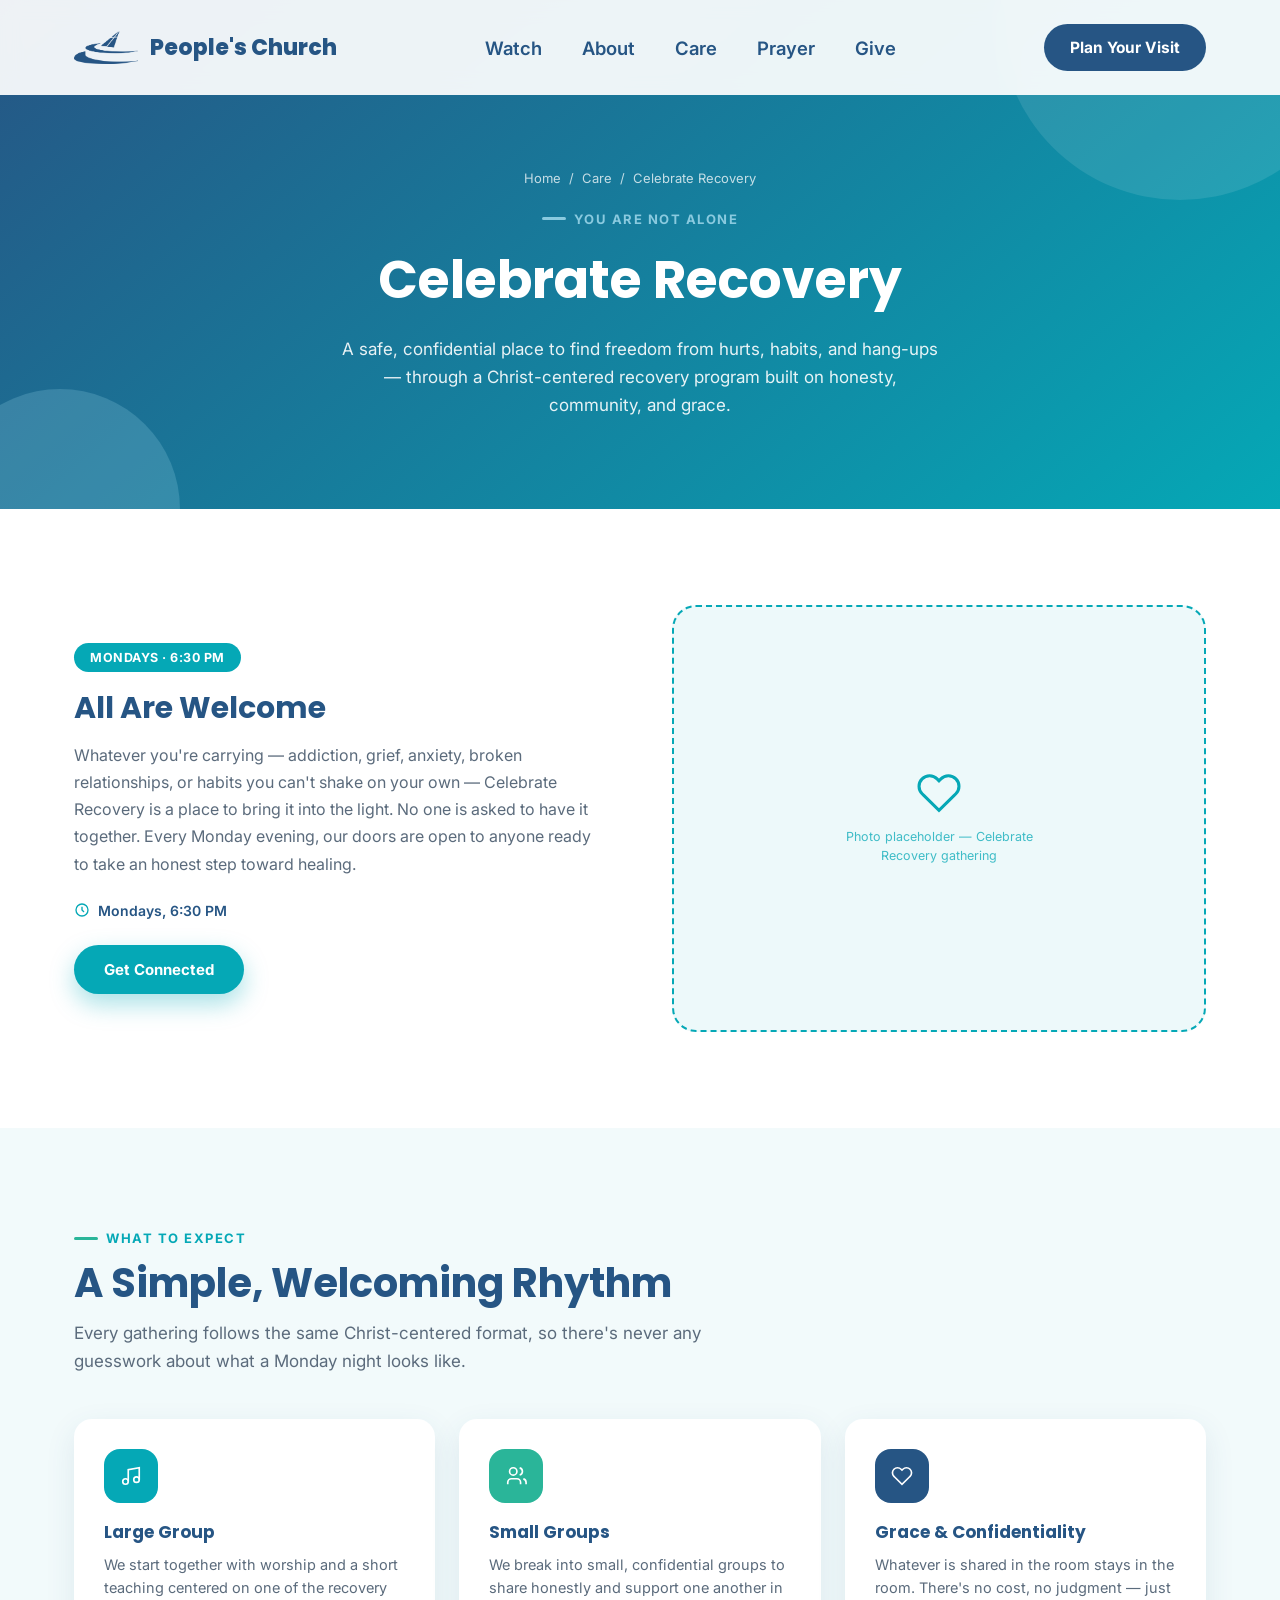
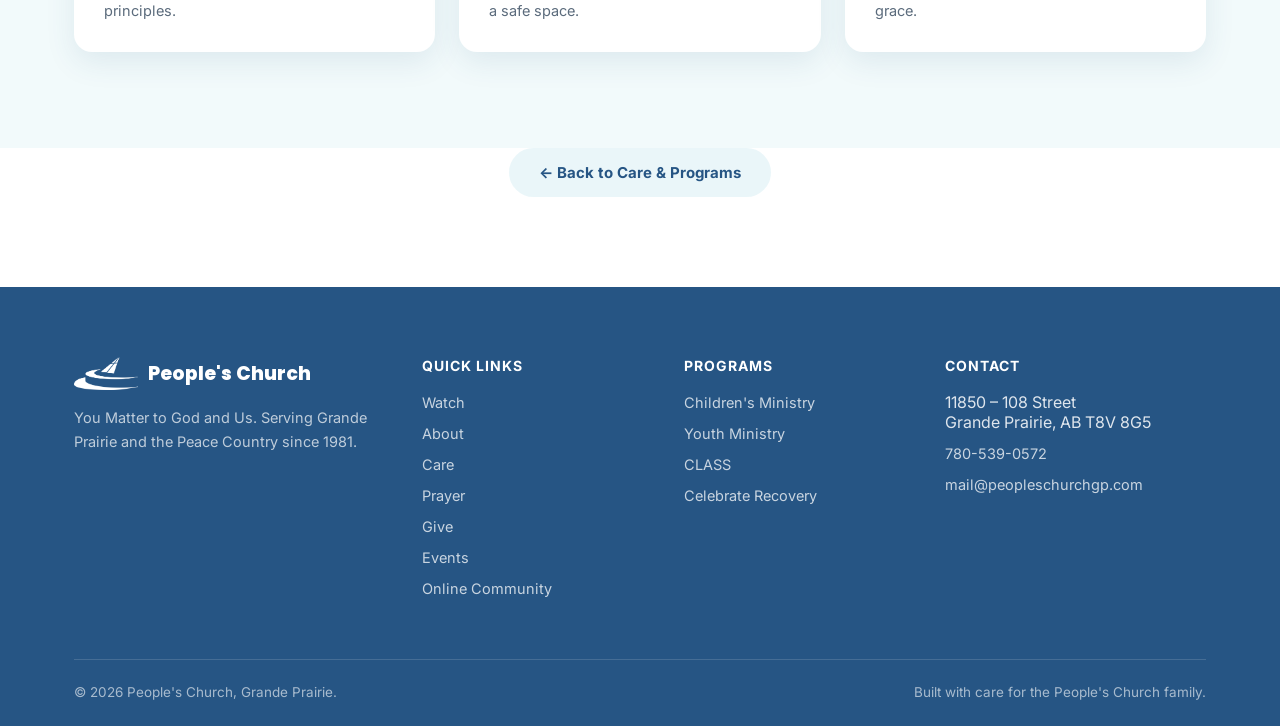
<file: recovery.html>
<!DOCTYPE html>
<html lang="en">
<head>
<meta charset="UTF-8">
<meta name="viewport" content="width=device-width, initial-scale=1.0">
<title>Celebrate Recovery | People's Church</title>
<meta name="description" content="Celebrate Recovery at People's Church, Grande Prairie — a Christ-centered recovery program for hurts, habits, and hang-ups. Mondays at 6:30 PM.">
<link rel="icon" type="image/png" href="assets/img/favicon-64.png">
<link rel="preconnect" href="https://fonts.googleapis.com">
<link rel="preconnect" href="https://fonts.gstatic.com" crossorigin>
<link href="https://fonts.googleapis.com/css2?family=Poppins:wght@600;700;800&family=Inter:wght@400;500;600;700&display=swap" rel="stylesheet">
<link rel="stylesheet" href="styles.css">
<script src="https://js.churchcenter.com/modal/v1"></script>
</head>
<body>

<!-- ================= HEADER ================= -->
<header id="siteHeader">
  <div class="nav-inner">
    <a href="index.html" class="logo"><span class="logo-mark"><img src="assets/img/logo-navy.png" alt="People's Church logo"></span>People's Church</a>
    <nav id="siteNav">
      <ul>
        <li><a class="nav-link" href="watch.html">Watch</a></li>
        <li><a class="nav-link" href="about.html">About</a></li>
        <li><a class="nav-link" href="care.html">Care</a></li>
        <li><a class="nav-link" href="https://peoples.churchcenter.com/people/forms/3387" data-open-in-church-center-modal="true">Prayer</a></li>
        <li><a class="nav-link" href="giving.html">Give</a></li>
      </ul>
    </nav>
    <div class="nav-cta">
      <a href="about.html#services" class="btn btn-nav">Plan Your Visit</a>
      <button class="menu-toggle" id="menuToggle" aria-label="Toggle menu"><span></span><span></span><span></span></button>
    </div>
  </div>
</header>

<!-- ================= PAGE HERO ================= -->
<section class="page-hero">
  <div class="wrap">
    <div class="breadcrumb reveal in"><a href="index.html">Home</a> / <a href="care.html">Care</a> / <span>Celebrate Recovery</span></div>
    <span class="kicker">You Are Not Alone</span>
    <h1>Celebrate Recovery</h1>
    <p>A safe, confidential place to find freedom from hurts, habits, and hang-ups — through a Christ-centered recovery program built on honesty, community, and grace.</p>
  </div>
</section>

<!-- ================= OVERVIEW ================= -->
<section class="program c-teal" id="overview">
  <div class="wrap program-grid">
    <div class="program-copy reveal">
      <span class="program-tag">Mondays &middot; 6:30 PM</span>
      <h3>All Are Welcome</h3>
      <p>Whatever you're carrying — addiction, grief, anxiety, broken relationships, or habits you can't shake on your own — Celebrate Recovery is a place to bring it into the light. No one is asked to have it together. Every Monday evening, our doors are open to anyone ready to take an honest step toward healing.</p>
      <div class="program-meta">
        <div><svg width="16" height="16" viewBox="0 0 24 24" fill="none" stroke="var(--teal)" stroke-width="2"><circle cx="12" cy="12" r="9"/><path d="M12 7v5l3 3"/></svg> Mondays, 6:30 PM</div>
      </div>
      <a href="pastoral-care.html" class="btn btn-solid">Get Connected</a>
    </div>
    <div class="program-visual reveal">
      <svg class="ic" viewBox="0 0 24 24" fill="none" stroke="currentColor" stroke-width="1.6"><path d="M20.8 4.6a5.5 5.5 0 0 0-7.8 0L12 5.6l-1-1a5.5 5.5 0 0 0-7.8 7.8l1 1L12 21l7.8-7.6 1-1a5.5 5.5 0 0 0 0-7.8z"/></svg>
      <small>Photo placeholder — Celebrate Recovery gathering</small>
    </div>
  </div>
</section>

<!-- ================= WHAT TO EXPECT ================= -->
<section class="beliefs" id="expect">
  <div class="wrap">
    <div class="section-head reveal" style="max-width:700px; margin-bottom:44px;">
      <span class="kicker">What To Expect</span>
      <h2>A Simple, Welcoming Rhythm</h2>
      <p>Every gathering follows the same Christ-centered format, so there's never any guesswork about what a Monday night looks like.</p>
    </div>
    <div class="belief-grid">
      <div class="belief-card reveal">
        <div class="icon-badge" style="background:var(--teal)"><svg width="22" height="22" viewBox="0 0 24 24" fill="none" stroke="white" stroke-width="1.8"><path d="M9 18V5l12-2v13"/><circle cx="6" cy="18" r="3"/><circle cx="18" cy="16" r="3"/></svg></div>
        <h4>Large Group</h4>
        <p>We start together with worship and a short teaching centered on one of the recovery principles.</p>
      </div>
      <div class="belief-card reveal">
        <div class="icon-badge" style="background:var(--teal-green)"><svg width="22" height="22" viewBox="0 0 24 24" fill="none" stroke="white" stroke-width="1.8"><path d="M17 21v-2a4 4 0 0 0-4-4H7a4 4 0 0 0-4 4v2"/><circle cx="9" cy="7" r="4"/><path d="M23 21v-2a4 4 0 0 0-3-3.87M16 3.13a4 4 0 0 1 0 7.75"/></svg></div>
        <h4>Small Groups</h4>
        <p>We break into small, confidential groups to share honestly and support one another in a safe space.</p>
      </div>
      <div class="belief-card reveal">
        <div class="icon-badge" style="background:var(--navy)"><svg width="22" height="22" viewBox="0 0 24 24" fill="none" stroke="white" stroke-width="1.8"><path d="M20.8 4.6a5.5 5.5 0 0 0-7.8 0L12 5.6l-1-1a5.5 5.5 0 0 0-7.8 7.8l1 1L12 21l7.8-7.6 1-1a5.5 5.5 0 0 0 0-7.8z"/></svg></div>
        <h4>Grace &amp; Confidentiality</h4>
        <p>Whatever is shared in the room stays in the room. There's no cost, no judgment — just grace.</p>
      </div>
    </div>
  </div>
</section>

<!-- ================= BACK TO CARE ================= -->
<section style="padding:0 0 90px; text-align:center;">
  <div class="wrap">
    <a href="care.html" class="btn btn-ghost">&larr; Back to Care &amp; Programs</a>
  </div>
</section>

<!-- ================= FOOTER ================= -->
<footer>
  <div class="wrap">
    <div class="footer-grid">
      <div>
        <div class="footer-logo"><span class="logo-mark"><img src="assets/img/logo-white.png" alt="People's Church logo"></span>People's Church</div>
        <p>You Matter to God and Us. Serving Grande Prairie and the Peace Country since 1981.</p>
      </div>
      <div>
        <h5>Quick Links</h5>
        <ul>
          <li><a href="watch.html">Watch</a></li>
          <li><a href="about.html">About</a></li>
          <li><a href="care.html">Care</a></li>
          <li><a href="https://peoples.churchcenter.com/people/forms/3387" data-open-in-church-center-modal="true">Prayer</a></li>
          <li><a href="giving.html">Give</a></li>
          <li><a href="events.html">Events</a></li>
          <li><a href="online-community.html">Online Community</a></li>
        </ul>
      </div>
      <div>
        <h5>Programs</h5>
        <ul>
          <li><a href="children.html">Children's Ministry</a></li>
          <li><a href="nextgen.html#youth">Youth Ministry</a></li>
          <li><a href="class.html">CLASS</a></li>
          <li><a href="recovery.html">Celebrate Recovery</a></li>
        </ul>
      </div>
      <div>
        <h5>Contact</h5>
        <ul>
          <li>11850 &ndash; 108 Street<br>Grande Prairie, AB T8V 8G5</li>
          <li><a href="tel:+17805390572">780-539-0572</a></li>
          <li><a href="mailto:mail@peopleschurchgp.com">mail@peopleschurchgp.com</a></li>
        </ul>
      </div>
    </div>
    <div class="footer-bottom">
      <span class="year"></span>
      <span>Built with care for the People's Church family.</span>
    </div>
  </div>
</footer>

<button class="totop" id="toTop" aria-label="Back to top">
  <svg width="18" height="18" viewBox="0 0 24 24" fill="none" stroke="white" stroke-width="2"><path d="M18 15l-6-6-6 6"/></svg>
</button>

<script src="main.js"></script>
</body>
</html>
</file>
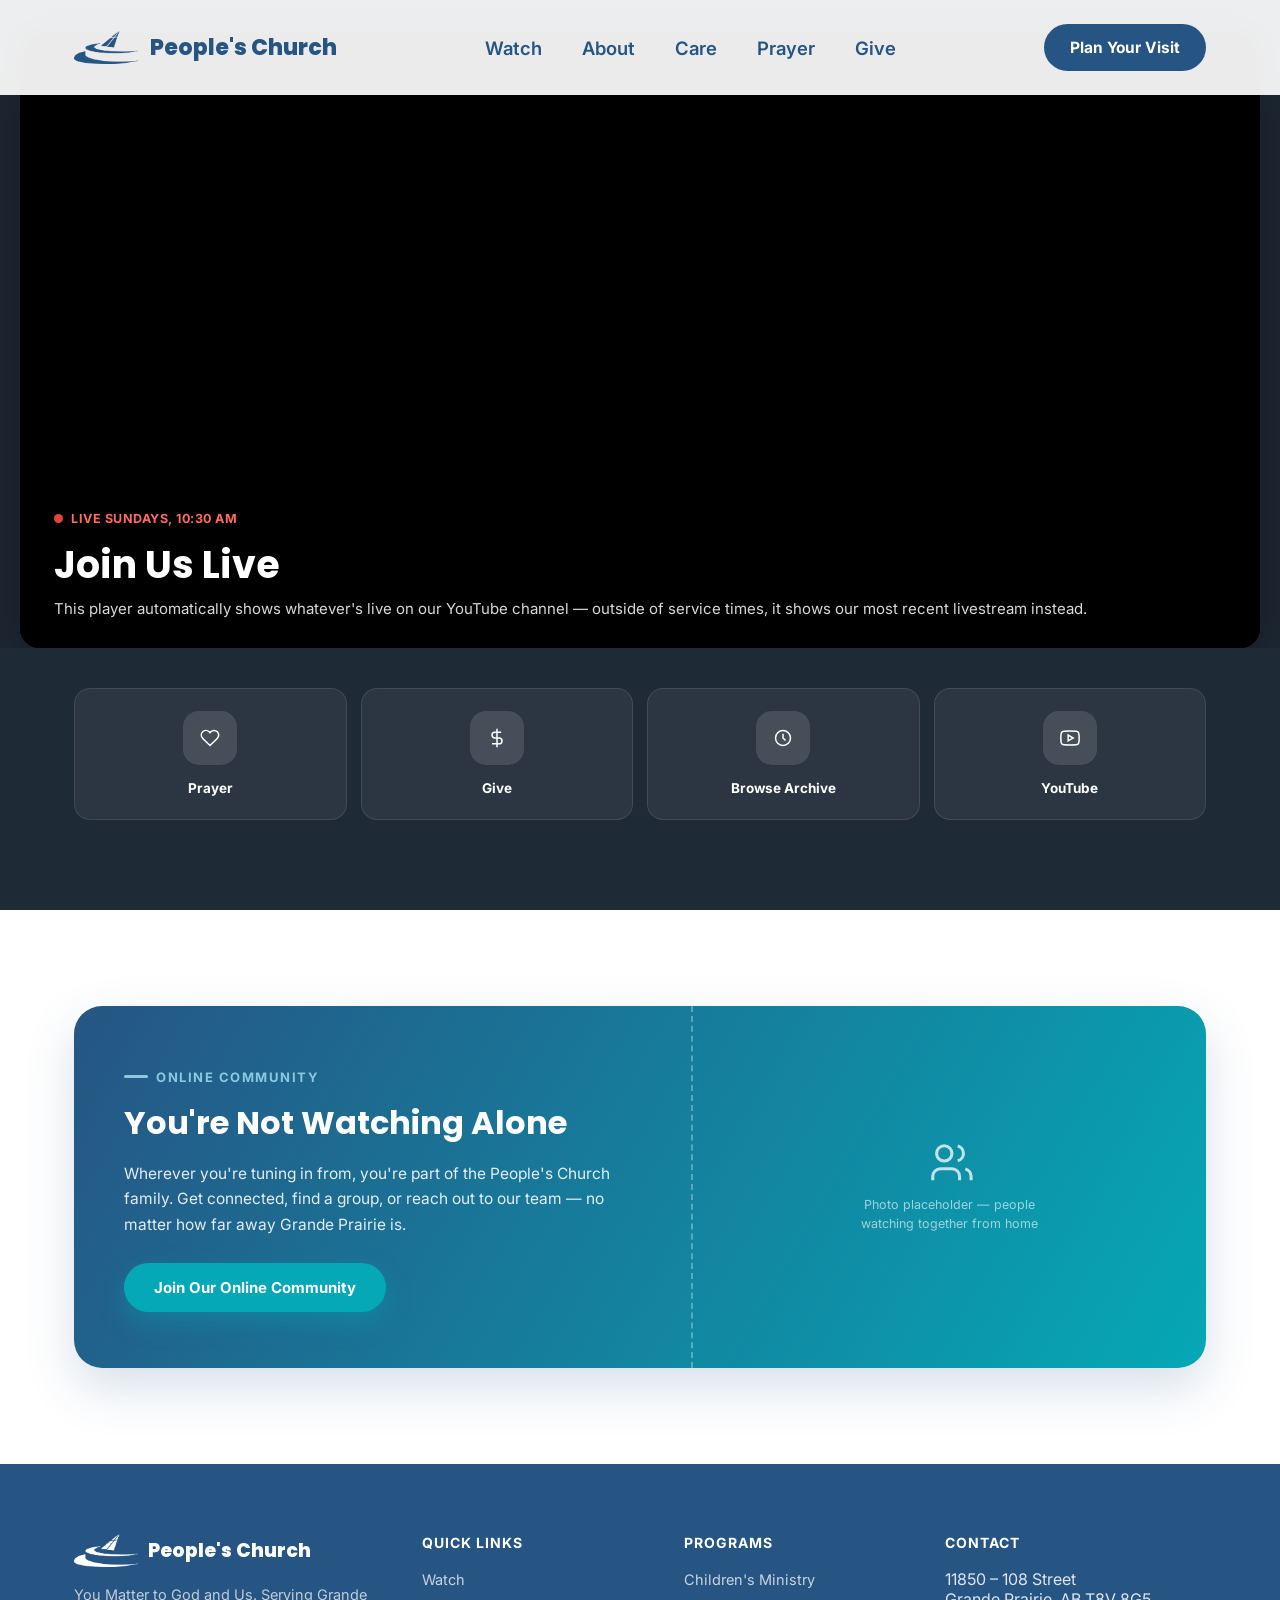
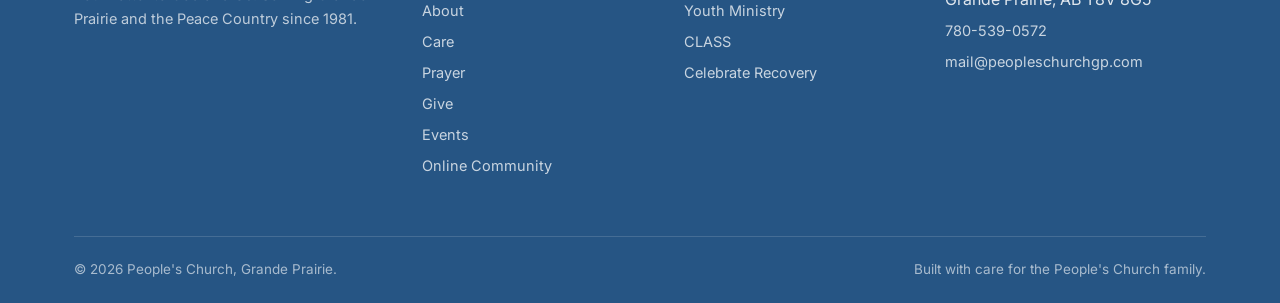
<file: watch-live.html>
<!DOCTYPE html>
<html lang="en">
<head>
<meta charset="UTF-8">
<meta name="viewport" content="width=device-width, initial-scale=1.0">
<title>Watch Live | People's Church</title>
<meta name="description" content="Watch People's Church live, Sundays at 10:30 AM — Grande Prairie, AB.">
<link rel="icon" type="image/png" href="assets/img/favicon-64.png">
<link rel="preconnect" href="https://fonts.googleapis.com">
<link rel="preconnect" href="https://fonts.gstatic.com" crossorigin>
<link href="https://fonts.googleapis.com/css2?family=Poppins:wght@600;700;800&family=Inter:wght@400;500;600;700&display=swap" rel="stylesheet">
<link rel="stylesheet" href="styles.css">
<script src="https://js.churchcenter.com/modal/v1"></script>
</head>
<body>

<!-- ================= HEADER ================= -->
<header id="siteHeader">
  <div class="nav-inner">
    <a href="index.html" class="logo"><span class="logo-mark"><img src="assets/img/logo-navy.png" alt="People's Church logo"></span>People's Church</a>
    <nav id="siteNav">
      <ul>
        <li><a class="nav-link" href="watch.html">Watch</a></li>
        <li><a class="nav-link" href="about.html">About</a></li>
        <li><a class="nav-link" href="care.html">Care</a></li>
        <li><a class="nav-link" href="https://peoples.churchcenter.com/people/forms/3387" data-open-in-church-center-modal="true">Prayer</a></li>
        <li><a class="nav-link" href="giving.html">Give</a></li>
      </ul>
    </nav>
    <div class="nav-cta">
      <a href="about.html#services" class="btn btn-nav">Plan Your Visit</a>
      <button class="menu-toggle" id="menuToggle" aria-label="Toggle menu"><span></span><span></span><span></span></button>
    </div>
  </div>
</header>

<!-- ================= FULL-BLEED LIVE VIDEO ================= -->
<section class="live-hero">
  <div class="wrap-wide">
    <div class="live-hero-frame reveal in">
      <div class="video-embed filled">
        <iframe src="https://www.youtube.com/embed/live_stream?channel=UC2SdGXuNDTn9qW1LkJUrCBw&autoplay=1" title="People's Church Grande Prairie — Live" frameborder="0" allow="accelerometer; autoplay; clipboard-write; encrypted-media; gyroscope; picture-in-picture; web-share" referrerpolicy="strict-origin-when-cross-origin" allowfullscreen loading="lazy"></iframe>
      </div>
      <div class="live-hero-scrim"></div>
      <div class="live-hero-caption">
        <span class="live-badge"><span class="dot"></span> Live Sundays, 10:30 AM</span>
        <h1>Join Us Live</h1>
        <p>This player automatically shows whatever's live on our YouTube channel — outside of service times, it shows our most recent livestream instead.</p>
      </div>
    </div>
  </div>
</section>

<!-- ================= QUICK ACTIONS ================= -->
<section class="live-actions">
  <div class="wrap">
    <div class="live-actions-grid">
      <a class="live-action-card reveal" href="https://peoples.churchcenter.com/people/forms/3387" data-open-in-church-center-modal="true">
        <div class="icon-badge"><svg width="20" height="20" viewBox="0 0 24 24" fill="none" stroke="white" stroke-width="1.8"><path d="M20.8 4.6a5.5 5.5 0 0 0-7.8 0L12 5.6l-1-1a5.5 5.5 0 0 0-7.8 7.8l1 1L12 21l7.8-7.6 1-1a5.5 5.5 0 0 0 0-7.8z"/></svg></div>
        <span>Prayer</span>
      </a>
      <a class="live-action-card reveal" href="giving.html">
        <div class="icon-badge"><svg width="20" height="20" viewBox="0 0 24 24" fill="none" stroke="white" stroke-width="1.8"><path d="M12 1v22M17 5H9.5a3.5 3.5 0 0 0 0 7h5a3.5 3.5 0 0 1 0 7H6"/></svg></div>
        <span>Give</span>
      </a>
      <a class="live-action-card reveal" href="https://peoples.churchcenter.com/channels/11852" target="_blank" rel="noopener">
        <div class="icon-badge"><svg width="20" height="20" viewBox="0 0 24 24" fill="none" stroke="white" stroke-width="1.8"><circle cx="12" cy="12" r="9"/><path d="M12 7v5l3 3"/></svg></div>
        <span>Browse Archive</span>
      </a>
      <a class="live-action-card reveal" href="https://www.youtube.com/@peopleschurchgp" target="_blank" rel="noopener">
        <div class="icon-badge"><svg width="20" height="20" viewBox="0 0 24 24" fill="none" stroke="white" stroke-width="1.8"><path d="M22.5 6.2a2.8 2.8 0 0 0-2-2C18.9 3.7 12 3.7 12 3.7s-6.9 0-8.5.5a2.8 2.8 0 0 0-2 2A29 29 0 0 0 1 12a29 29 0 0 0 .5 5.8 2.8 2.8 0 0 0 2 2c1.6.5 8.5.5 8.5.5s6.9 0 8.5-.5a2.8 2.8 0 0 0 2-2A29 29 0 0 0 23 12a29 29 0 0 0-.5-5.8z"/><path d="M9.8 15.5l6-3.5-6-3.5z"/></svg></div>
        <span>YouTube</span>
      </a>
    </div>
  </div>
</section>

<!-- ================= ONLINE COMMUNITY PROMO ================= -->
<section class="live-community-promo">
  <div class="wrap">
    <div class="live-community-card reveal">
      <div class="live-community-copy">
        <span class="kicker">Online Community</span>
        <h2>You're Not Watching Alone</h2>
        <p>Wherever you're tuning in from, you're part of the People's Church family. Get connected, find a group, or reach out to our team — no matter how far away Grande Prairie is.</p>
        <a href="online-community.html" class="btn btn-solid">Join Our Online Community</a>
      </div>
      <div class="live-community-visual">
        <svg class="ic" width="46" height="46" viewBox="0 0 24 24" fill="none" stroke="currentColor" stroke-width="1.6"><path d="M17 21v-2a4 4 0 0 0-4-4H7a4 4 0 0 0-4 4v2"/><circle cx="9" cy="7" r="4"/><path d="M23 21v-2a4 4 0 0 0-3-3.87M16 3.13a4 4 0 0 1 0 7.75"/></svg>
        <small>Photo placeholder — people watching together from home</small>
      </div>
    </div>
  </div>
</section>

<!-- ================= FOOTER ================= -->
<footer>
  <div class="wrap">
    <div class="footer-grid">
      <div>
        <div class="footer-logo"><span class="logo-mark"><img src="assets/img/logo-white.png" alt="People's Church logo"></span>People's Church</div>
        <p>You Matter to God and Us. Serving Grande Prairie and the Peace Country since 1981.</p>
      </div>
      <div>
        <h5>Quick Links</h5>
        <ul>
          <li><a href="watch.html">Watch</a></li>
          <li><a href="about.html">About</a></li>
          <li><a href="care.html">Care</a></li>
          <li><a href="https://peoples.churchcenter.com/people/forms/3387" data-open-in-church-center-modal="true">Prayer</a></li>
          <li><a href="giving.html">Give</a></li>
          <li><a href="events.html">Events</a></li>
          <li><a href="online-community.html">Online Community</a></li>
        </ul>
      </div>
      <div>
        <h5>Programs</h5>
        <ul>
          <li><a href="children.html">Children's Ministry</a></li>
          <li><a href="nextgen.html#youth">Youth Ministry</a></li>
          <li><a href="class.html">CLASS</a></li>
          <li><a href="recovery.html">Celebrate Recovery</a></li>
        </ul>
      </div>
      <div>
        <h5>Contact</h5>
        <ul>
          <li>11850 &ndash; 108 Street<br>Grande Prairie, AB T8V 8G5</li>
          <li><a href="tel:+17805390572">780-539-0572</a></li>
          <li><a href="mailto:mail@peopleschurchgp.com">mail@peopleschurchgp.com</a></li>
        </ul>
      </div>
    </div>
    <div class="footer-bottom">
      <span class="year"></span>
      <span>Built with care for the People's Church family.</span>
    </div>
  </div>
</footer>

<button class="totop" id="toTop" aria-label="Back to top">
  <svg width="18" height="18" viewBox="0 0 24 24" fill="none" stroke="white" stroke-width="2"><path d="M18 15l-6-6-6 6"/></svg>
</button>

<script src="main.js"></script>
</body>
</html>
</file>
<file: styles.css>
/* =========================================================
   People's Church — shared design system
   Used by: index.html, watch.html, about.html, care.html, giving.html
   ========================================================= */
:root{
  --teal:#05A8B6;
  --teal-green:#2AB599;
  --sky:#8ACADF;
  --navy:#265584;
  --black:#000000;
  --white:#FFFFFF;
  --ink:#1f2a37;
  --gray:#5b6b7c;
  --bg-tint:#F2FAFB;
  --sky-tint: rgba(138,202,223,0.18);
  --radius: 20px;
  --shadow: 0 10px 30px rgba(38,85,132,0.10);
  --shadow-lg: 0 20px 50px rgba(38,85,132,0.18);
}
*{box-sizing:border-box; margin:0; padding:0;}
html{scroll-behavior:smooth;}
body{
  font-family:'Inter', sans-serif;
  color:var(--ink);
  background:var(--white);
  overflow-x:hidden;
}
h1,h2,h3,h4{font-family:'Poppins', sans-serif; color:var(--navy);}
a{text-decoration:none; color:inherit;}
ul{list-style:none;}
img,svg{display:block;}
.wrap{max-width:1180px; margin:0 auto; padding:0 24px;}
.kicker{
  display:inline-flex; align-items:center; gap:8px;
  font-family:'Inter'; font-weight:700; font-size:13px; letter-spacing:1.5px;
  text-transform:uppercase; color:var(--teal); margin-bottom:14px;
}
.kicker::before{content:""; width:24px; height:3px; background:var(--teal-green); border-radius:2px; display:inline-block;}
.section-head{max-width:640px; margin-bottom:44px;}
.section-head.center{margin-left:auto; margin-right:auto; text-align:center;}
.section-head.center .kicker{justify-content:center;}
.section-head h2{font-size:clamp(28px,4vw,40px); line-height:1.15; margin-bottom:14px;}
.section-head p{color:var(--gray); font-size:17px; line-height:1.6;}
section{position:relative;}
.btn{
  display:inline-flex; align-items:center; justify-content:center; gap:8px;
  padding:15px 30px; border-radius:100px; font-weight:700; font-size:15px;
  cursor:pointer; border:none; transition:transform .2s ease, box-shadow .2s ease, background .2s ease;
  font-family:'Inter';
}
.btn:hover{transform:translateY(-2px);}
.btn-primary{background:var(--white); color:var(--navy); box-shadow:var(--shadow);}
.btn-primary:hover{box-shadow:var(--shadow-lg);}
.btn-outline{background:transparent; color:var(--white); border:2px solid rgba(255,255,255,0.7);}
.btn-outline:hover{background:rgba(255,255,255,0.15);}
.btn-solid{background:var(--teal); color:var(--white); box-shadow:0 10px 24px rgba(5,168,182,0.35);}
.btn-solid:hover{background:var(--teal-green);}
.btn-ghost{background:var(--sky-tint); color:var(--navy);}
.btn-ghost:hover{background:var(--sky);}

/* ---------- HEADER ---------- */
header{
  position:fixed; top:0; left:0; right:0; z-index:1000;
  background:rgba(255,255,255,0.92); backdrop-filter:blur(10px);
  transition:box-shadow .3s ease, padding .3s ease;
  padding:24px 0;
}
header.scrolled{box-shadow:0 4px 24px rgba(38,85,132,0.10); padding:16px 0;}
.nav-inner{display:flex; align-items:center; justify-content:space-between; max-width:1180px; margin:0 auto; padding:0 24px;}
.logo{display:flex; align-items:center; gap:12px; font-family:'Poppins'; font-weight:800; font-size:22px; color:var(--navy);}
.logo-mark{
  width:64px; height:33px;
  display:flex; align-items:center; justify-content:center;
  flex-shrink:0;
}
.logo-mark img{width:100%; height:100%; object-fit:contain; display:block;}
nav ul{display:flex; gap:40px; align-items:center;}
nav a.nav-link{font-weight:600; font-size:18.5px; color:var(--navy); position:relative; padding:6px 0;}
nav a.nav-link::after{content:""; position:absolute; left:0; bottom:0; width:0; height:2px; background:var(--teal); transition:width .25s ease;}
nav a.nav-link:hover::after, nav a.nav-link.active::after{width:100%;}
nav a.nav-link.active{color:var(--teal);}
.nav-cta{display:flex; align-items:center; gap:18px;}
.nav-cta .btn{padding:14px 26px; font-size:15.5px;}
.btn-nav{background:var(--navy); color:white;}
.btn-nav:hover{background:var(--teal);}
.menu-toggle{display:none; flex-direction:column; gap:6px; background:none; border:none; cursor:pointer; padding:6px;}
.menu-toggle span{width:27px; height:3px; background:var(--navy); border-radius:2px; transition:.3s;}

/* ---------- HERO (home) ---------- */
.hero{
  min-height:100vh; display:flex; align-items:center;
  background:linear-gradient(150deg, var(--teal) 0%, var(--teal-green) 55%, #1c9e8c 100%);
  position:relative; overflow:hidden; padding:140px 0 100px;
}
.hero::before, .hero::after{
  content:""; position:absolute; border-radius:50%;
  background:rgba(255,255,255,0.14); filter:blur(4px); z-index:1;
}
.hero::before{width:420px; height:420px; top:-140px; right:-100px;}
.hero::after{width:280px; height:280px; bottom:-100px; left:-60px; background:rgba(138,202,223,0.35);}

/* Full-bleed hero media: real photo by default, video loop layers on top if provided */
.hero-media{position:absolute; inset:0; z-index:0; overflow:hidden; background:var(--navy);}
.hero-photo{
  position:absolute; inset:0; width:100%; height:100%; object-fit:cover; object-position:center 30%;
}
.hero-video{
  position:absolute; inset:0; width:100%; height:100%; object-fit:cover;
  opacity:0; transition:opacity 1s ease;
}
.hero-video.is-playing{opacity:1;}
.hero-scrim{
  position:absolute; inset:0; z-index:1;
  background:linear-gradient(100deg, rgba(15,55,74,0.90) 0%, rgba(5,168,182,0.68) 42%, rgba(42,181,153,0.38) 100%);
}
.hero-inner{position:relative; z-index:2; max-width:640px;}
.hero-tag{
  display:inline-block; background:rgba(255,255,255,0.18); color:white; font-weight:700;
  font-size:13px; letter-spacing:1px; text-transform:uppercase; padding:8px 18px; border-radius:100px; margin-bottom:22px;
}
.hero h1{color:white; font-size:clamp(38px,5.5vw,58px); line-height:1.08; margin-bottom:20px;}
.hero h1 span{color:#eafffb; text-decoration:underline; text-decoration-color:rgba(255,255,255,0.4); text-underline-offset:8px;}
.hero p{color:rgba(255,255,255,0.92); font-size:18px; line-height:1.65; margin-bottom:32px; max-width:520px;}
.hero-actions{display:flex; gap:16px; flex-wrap:wrap; margin-bottom:38px;}
.hero-meta{display:flex; gap:28px; flex-wrap:wrap;}
.hero-meta div{color:white;}
.hero-meta .num{font-family:'Poppins'; font-weight:800; font-size:22px; display:block;}
.hero-meta .lbl{font-size:13px; color:rgba(255,255,255,0.8);}
.scroll-cue{
  position:absolute; bottom:28px; left:50%; transform:translateX(-50%); z-index:2;
  color:white; opacity:.85; display:flex; flex-direction:column; align-items:center; gap:6px;
  font-size:12px; letter-spacing:1px; text-transform:uppercase; animation:bob 2.2s ease-in-out infinite;
}
@keyframes bob{0%,100%{transform:translateX(-50%) translateY(0);} 50%{transform:translateX(-50%) translateY(8px);}}

/* ---------- PAGE HERO (sub-pages: Watch/About/Care/Giving) ---------- */
.page-hero{
  background:linear-gradient(140deg, var(--navy) 0%, var(--teal) 100%);
  padding:170px 0 90px; color:white; position:relative; overflow:hidden; text-align:center;
}
.page-hero::before{
  content:""; position:absolute; width:360px; height:360px; border-radius:50%;
  background:rgba(255,255,255,0.10); top:-160px; right:-80px;
}
.page-hero::after{
  content:""; position:absolute; width:240px; height:240px; border-radius:50%;
  background:rgba(138,202,223,0.25); bottom:-120px; left:-60px;
}
.page-hero .breadcrumb{
  position:relative; z-index:2; font-size:13px; color:rgba(255,255,255,0.75); margin-bottom:18px;
  display:flex; gap:8px; justify-content:center; align-items:center;
}
.page-hero .breadcrumb a:hover{color:white;}
.page-hero .kicker{color:var(--sky); justify-content:center; position:relative; z-index:2;}
.page-hero .kicker::before{background:var(--sky);}
.page-hero h1{color:white; font-size:clamp(34px,5vw,52px); margin-bottom:16px; position:relative; z-index:2;}
.page-hero p{max-width:600px; margin:0 auto; color:rgba(255,255,255,0.9); font-size:17px; line-height:1.65; position:relative; z-index:2;}
.page-hero.photo::before, .page-hero.photo::after{display:none;}
.page-hero-photo{
  position:absolute; inset:0; width:100%; height:100%; object-fit:cover; object-position:center 38%; z-index:0;
}
.page-hero-scrim{
  position:absolute; inset:0; z-index:1;
  background:linear-gradient(140deg, rgba(15,45,66,0.90) 0%, rgba(5,168,182,0.72) 48%, rgba(5,168,182,0.32) 100%);
}
.page-hero .program-logo{
  width:88px; height:auto; margin:0 auto 20px; display:block; position:relative; z-index:2;
}
.page-hero-slim{
  min-height:236px; padding:110px 0 24px; display:flex; align-items:center; justify-content:center;
}
.page-hero-slim .wrap{position:relative; z-index:2;}
.page-hero-slim .breadcrumb{margin-top:8px; margin-bottom:10px;}
.page-hero-slim h1{font-size:clamp(24px,3vw,32px); margin-bottom:4px;}
.page-hero-slim p{display:none;}

/* ---------- WATCH TEASER (home) ---------- */
.watch-teaser{padding:96px 0; background:var(--bg-tint);}
.watch-thumb{
  position:relative; border-radius:24px; overflow:hidden; aspect-ratio:16/9; display:block;
  box-shadow:var(--shadow-lg); background:#000;
}
.watch-thumb img{width:100%; height:100%; object-fit:cover; display:block; transition:transform .4s ease;}
.watch-thumb:hover img{transform:scale(1.04);}
.watch-thumb .play{
  position:absolute; top:50%; left:50%; transform:translate(-50%,-50%);
  width:74px; height:74px; border-radius:50%; background:rgba(5,168,182,0.92); color:white;
  display:flex; align-items:center; justify-content:center; box-shadow:0 14px 30px rgba(0,0,0,0.3);
  transition:transform .25s ease, background .25s ease;
}
.watch-thumb:hover .play{transform:translate(-50%,-50%) scale(1.08); background:var(--teal-green);}
.watch-thumb .badge{
  position:absolute; top:18px; left:18px; background:rgba(15,55,74,0.75); color:white; font-size:12px;
  font-weight:700; text-transform:uppercase; letter-spacing:.5px; padding:7px 14px; border-radius:100px;
}

/* ---------- WELCOME STRIP ---------- */
.welcome{padding:90px 0 70px; text-align:center; background:var(--bg-tint);}
.welcome .section-head{max-width:720px; margin:0 auto;}
.welcome .kicker{justify-content:center;}

/* ---------- SERVICE TIMES ---------- */
.services{background:var(--bg-tint); padding:80px 0;}
.service-grid{display:grid; grid-template-columns:repeat(2,1fr); gap:26px;}
.service-card{
  background:white; border-radius:var(--radius); padding:34px; box-shadow:var(--shadow);
  display:flex; gap:20px; align-items:flex-start; transition:transform .25s ease, box-shadow .25s ease;
}
.service-card:hover{transform:translateY(-6px); box-shadow:var(--shadow-lg);}
.icon-badge{
  width:54px; height:54px; border-radius:16px; flex-shrink:0;
  display:flex; align-items:center; justify-content:center; color:white;
}
.service-card h3{font-size:20px; margin-bottom:6px;}
.service-card .time{font-weight:700; color:var(--teal); font-size:15px; margin-bottom:8px; display:block;}
.service-card p{color:var(--gray); font-size:15px; line-height:1.55;}
.visit-strip{
  margin-top:26px; background:white; border-radius:var(--radius); box-shadow:var(--shadow);
  padding:26px 34px; display:flex; flex-wrap:wrap; gap:28px; align-items:center; justify-content:space-between;
}
.visit-strip .vi{display:flex; align-items:center; gap:12px; font-size:14.5px; color:var(--navy); font-weight:600;}
.visit-strip .vi svg{flex-shrink:0;}

/* ---------- ABOUT / MISSION ---------- */
.about{padding:100px 0;}
.about-grid{display:grid; grid-template-columns:1fr 1fr; gap:70px; align-items:center;}
.about-visual{
  border:2px dashed var(--navy); border-radius:24px; background:var(--sky-tint);
  aspect-ratio:1/1; display:flex; flex-direction:column; align-items:center; justify-content:center;
  gap:12px; color:var(--navy); text-align:center; padding:30px;
}
.about-visual .ic{width:50px; height:50px;}
.about-visual small{font-size:13px; opacity:.75; max-width:240px; line-height:1.5;}
.about-visual.filled{border:0; background:none; padding:0; overflow:hidden; box-shadow:var(--shadow-lg);}
.about-visual.filled img{width:100%; height:100%; object-fit:cover; display:block;}
.about-copy .bar{width:52px; height:5px; background:var(--teal-green); border-radius:3px; margin-bottom:20px;}
.about-copy h2{font-size:clamp(26px,3.4vw,34px); margin-bottom:18px; line-height:1.2;}
.about-copy p{color:var(--gray); line-height:1.7; font-size:16px; margin-bottom:18px;}
.mv-box{background:var(--bg-tint); border-left:4px solid var(--teal); padding:18px 22px; border-radius:12px; margin-bottom:16px;}
.mv-box h4{font-size:14px; text-transform:uppercase; letter-spacing:1px; color:var(--teal); margin-bottom:8px;}
.mv-box p{margin:0; font-size:15px; color:var(--ink);}

/* ---------- BELIEFS ---------- */
.beliefs{background:var(--bg-tint); padding:96px 0;}
.belief-grid{display:grid; grid-template-columns:repeat(3,1fr); gap:24px;}
.belief-card{background:white; border-radius:18px; padding:30px; box-shadow:var(--shadow); transition:transform .25s ease, box-shadow .25s ease;}
.belief-card:hover{transform:translateY(-6px); box-shadow:var(--shadow-lg);}
.belief-card .icon-badge{margin-bottom:16px;}
.belief-card h4{font-size:17px; margin-bottom:8px;}
.belief-card p{font-size:14.5px; color:var(--gray); line-height:1.6;}

/* ---------- STAFF / LEADERSHIP ---------- */
.staff{padding:96px 0;}
.staff-carousel{
  display:flex; gap:24px; overflow-x:auto; padding:6px 4px 28px; margin:0 -4px;
  scroll-snap-type:x proximity; -webkit-overflow-scrolling:touch;
}
.staff-carousel::-webkit-scrollbar{height:8px;}
.staff-carousel::-webkit-scrollbar-track{background:var(--bg-tint); border-radius:8px;}
.staff-carousel::-webkit-scrollbar-thumb{background:var(--sky); border-radius:8px;}
.staff-card{text-align:center; flex:0 0 190px; scroll-snap-align:start;}
.staff-photo{
  aspect-ratio:1/1; border-radius:20px; border:2px dashed var(--sky); background:var(--sky-tint);
  display:flex; align-items:center; justify-content:center; color:var(--navy); margin-bottom:16px;
}
.staff-card h4{font-size:17px; margin-bottom:4px;}
.staff-card .role{color:var(--teal); font-weight:700; font-size:13px; text-transform:uppercase; letter-spacing:.5px; margin-bottom:8px; display:block;}
.staff-card p{font-size:14px; color:var(--gray); line-height:1.55;}

/* ---------- PROGRAMS INTRO BAND ---------- */
.programs-intro{
  background:linear-gradient(120deg, var(--navy), var(--teal));
  padding:80px 0; text-align:center; color:white;
}
.programs-intro .kicker{color:var(--sky); justify-content:center;}
.programs-intro .kicker::before{background:var(--sky);}
.programs-intro h2{color:white; font-size:clamp(28px,4vw,40px); margin-bottom:16px;}
.programs-intro p{color:rgba(255,255,255,0.88); max-width:600px; margin:0 auto; font-size:17px; line-height:1.6;}
.app-promo{background:linear-gradient(120deg, var(--navy), var(--teal)); padding:90px 0; color:white;}
.app-promo-grid{display:grid; grid-template-columns:1.1fr 1fr; gap:56px; align-items:center; margin-bottom:56px;}
.app-promo-copy .kicker{color:var(--sky);}
.app-promo-copy .kicker::before{background:var(--sky);}
.app-promo-copy h2{color:white; font-size:clamp(28px,3.6vw,40px); margin-bottom:16px;}
.app-promo-copy p{color:rgba(255,255,255,0.88); font-size:16.5px; line-height:1.7; margin-bottom:28px;}
.app-promo-visual img{width:100%; height:auto; display:block; border-radius:24px; box-shadow:0 30px 60px rgba(0,0,0,0.35);}

/* small video thumbnail that opens the lightbox */
.app-promo-video-thumb{
  position:relative; border-radius:20px; overflow:hidden; max-width:360px; margin:0 auto; aspect-ratio:16/9;
  cursor:pointer; box-shadow:0 20px 44px rgba(0,0,0,0.3); border:none; padding:0; display:block; background:#000;
}
.app-promo-video-thumb img{width:100%; height:100%; object-fit:cover; display:block; transition:transform .4s ease; opacity:.85;}
.app-promo-video-thumb:hover img{transform:scale(1.05); opacity:1;}
.app-promo-video-thumb .play{
  position:absolute; top:50%; left:50%; transform:translate(-50%,-50%);
  width:58px; height:58px; border-radius:50%; background:rgba(5,168,182,0.92); color:white;
  display:flex; align-items:center; justify-content:center; box-shadow:0 14px 30px rgba(0,0,0,0.35);
  transition:transform .25s ease, background .25s ease;
}
.app-promo-video-thumb:hover .play{transform:translate(-50%,-50%) scale(1.08); background:var(--teal-green);}
.app-promo-video-thumb .caption{
  position:absolute; left:0; right:0; bottom:0; padding:10px 14px; font-size:12.5px; font-weight:700; color:white;
  background:linear-gradient(0deg, rgba(0,0,0,0.75), rgba(0,0,0,0));
}

/* lightbox */
.video-lightbox{
  position:fixed; inset:0; z-index:2000; background:rgba(8,16,24,0.92);
  display:none; align-items:center; justify-content:center; padding:24px;
}
.video-lightbox.open{display:flex;}
.video-lightbox-inner{position:relative; width:100%; max-width:960px;}
.video-lightbox-inner video{width:100%; display:block; border-radius:14px; box-shadow:0 30px 80px rgba(0,0,0,0.5); background:#000;}
.video-lightbox-close{
  position:absolute; top:-46px; right:0; width:36px; height:36px; border-radius:50%;
  background:rgba(255,255,255,0.15); color:white; border:none; font-size:20px; line-height:1; cursor:pointer;
  display:flex; align-items:center; justify-content:center; transition:background .2s ease;
}
.video-lightbox-close:hover{background:rgba(255,255,255,0.3);}
@media (max-width:600px){
  .video-lightbox-close{top:-40px; width:32px; height:32px;}
}

/* ---------- PROGRAM BLOCKS ---------- */
.program{padding:96px 0;}
.program.alt{background:var(--bg-tint);}
.program-grid{display:grid; grid-template-columns:1fr 1fr; gap:64px; align-items:center;}
.program.reverse .program-grid{direction:rtl;}
.program.reverse .program-grid > *{direction:ltr;}
.program-visual{
  border:2px dashed; border-radius:24px; aspect-ratio:5/4;
  display:flex; flex-direction:column; align-items:center; justify-content:center;
  gap:12px; text-align:center; padding:30px;
}
.program-visual .ic{width:46px; height:46px;}
.program-visual small{font-size:12.5px; opacity:.75; max-width:230px; line-height:1.5;}
.program-visual.filled{border:none; padding:0; overflow:hidden;}
.program-visual.filled img{width:100%; height:100%; object-fit:cover; border-radius:24px;}
.program-tag{
  display:inline-flex; align-items:center; gap:8px; font-weight:700; font-size:12.5px;
  letter-spacing:.5px; text-transform:uppercase; padding:7px 16px; border-radius:100px; margin-bottom:18px;
}
.program-copy h3{font-size:clamp(24px,3vw,30px); margin-bottom:16px; line-height:1.2;}
.program-copy p{color:var(--gray); font-size:16px; line-height:1.7; margin-bottom:24px;}
.program-meta{display:flex; gap:24px; flex-wrap:wrap; margin-bottom:26px;}
.program-meta div{font-size:14px; color:var(--navy); font-weight:600; display:flex; align-items:center; gap:8px;}

/* color variants */
.c-teal .icon-badge, .c-teal .program-tag{background:var(--teal); color:white;}
.c-teal .program-visual{border-color:var(--teal); background:rgba(5,168,182,0.07); color:var(--teal);}
.c-tealgreen .icon-badge, .c-tealgreen .program-tag{background:var(--teal-green); color:white;}
.c-tealgreen .program-visual{border-color:var(--teal-green); background:rgba(42,181,153,0.07); color:var(--teal-green);}
.c-sky .icon-badge, .c-sky .program-tag{background:var(--sky); color:var(--navy);}
.c-sky .program-visual{border-color:var(--sky); background:rgba(138,202,223,0.14); color:var(--navy);}
.c-navy .icon-badge, .c-navy .program-tag{background:var(--navy); color:white;}
.c-navy .program-visual{border-color:var(--navy); background:rgba(38,85,132,0.06); color:var(--navy);}

/* ---------- TEASER / EXPLORE MORE ---------- */
.teasers{padding:96px 0; background:var(--bg-tint);}
.teaser-grid{display:grid; grid-template-columns:repeat(4,1fr); gap:22px;}
.teaser-card{
  background:white; border-radius:var(--radius); padding:30px 26px; box-shadow:var(--shadow);
  transition:transform .25s ease, box-shadow .25s ease; display:flex; flex-direction:column; gap:14px;
}
.teaser-card:hover{transform:translateY(-6px); box-shadow:var(--shadow-lg);}
.teaser-card h4{font-size:17px;}
.teaser-card p{font-size:14px; color:var(--gray); line-height:1.55; flex-grow:1;}
.teaser-card .go{font-weight:700; font-size:13.5px; color:var(--teal); display:flex; align-items:center; gap:6px;}

/* ---------- EVENTS ---------- */
.events{padding:96px 0;}
.event-grid{display:grid; grid-template-columns:repeat(3,1fr); gap:26px;}
.event-card{
  background:white; border-radius:var(--radius); box-shadow:var(--shadow); overflow:hidden;
  transition:transform .25s ease, box-shadow .25s ease; text-decoration:none; color:inherit;
}
.event-card:hover{transform:translateY(-6px); box-shadow:var(--shadow-lg);}
.event-date{
  padding:26px; color:white; display:flex; flex-direction:column; align-items:flex-start; gap:4px;
}
.event-date .freq{font-size:12px; text-transform:uppercase; letter-spacing:1px; font-weight:700; opacity:.9;}
.event-date .when{font-family:'Poppins'; font-weight:800; font-size:22px;}
.event-body{padding:24px 26px 28px;}
.event-body h4{font-size:18px; margin-bottom:8px;}
.event-body p{color:var(--gray); font-size:14.5px; line-height:1.55; margin-bottom:16px;}
.event-body a, .event-body span{font-weight:700; color:var(--teal); font-size:14px; display:inline-block;}

/* ---------- WATCH HERO (live stream featured in header) ---------- */
.watch-hero-feature{padding:64px 0 100px; background:var(--bg-tint);}
.watch-hero-grid{display:grid; grid-template-columns:1.7fr 1fr; gap:28px; align-items:start;}
.watch-hero-video{background:#000; border-radius:24px; overflow:hidden; box-shadow:var(--shadow-lg);}
.watch-hero-video .video-embed{border:0; border-radius:0; aspect-ratio:16/9;}
.watch-hero-caption{background:white; padding:26px 30px 28px;}
.live-badge{
  display:inline-flex; align-items:center; gap:8px; font-size:12.5px; font-weight:700; text-transform:uppercase;
  letter-spacing:.5px; color:#e0453c; margin-bottom:10px;
}
.live-badge .dot{width:9px; height:9px; border-radius:50%; background:#e0453c; animation:pulseLive 1.8s infinite;}
@keyframes pulseLive{0%{box-shadow:0 0 0 0 rgba(224,69,60,0.5);} 70%{box-shadow:0 0 0 8px rgba(224,69,60,0);} 100%{box-shadow:0 0 0 0 rgba(224,69,60,0);}}
.watch-hero-caption h2{font-size:22px; margin-bottom:8px;}
.watch-hero-caption p{color:var(--gray); font-size:14.5px; line-height:1.6; margin-bottom:20px;}
.watch-hero-actions{display:flex; gap:14px; flex-wrap:wrap;}
.watch-hero-side{background:white; border-radius:24px; box-shadow:var(--shadow); padding:26px;}
.watch-hero-side h3{font-size:16px; margin-bottom:18px;}
.recent-item{display:flex; gap:14px; align-items:center; text-decoration:none; color:inherit; padding-bottom:16px; margin-bottom:16px; border-bottom:1px solid #eef2f4;}
.recent-item:last-of-type{border-bottom:0; margin-bottom:0; padding-bottom:0;}
.recent-thumb{width:96px; flex-shrink:0; aspect-ratio:16/9; border-radius:10px; overflow:hidden; background:#000;}
.recent-thumb img{width:100%; height:100%; object-fit:cover; display:block;}
.recent-item h5{font-size:14px; line-height:1.35; margin-bottom:4px;}
.recent-item span{font-size:12px; color:var(--gray);}
.recent-viewall{display:block; text-align:center; margin-top:20px; font-weight:700; font-size:13.5px; color:var(--teal); text-decoration:none;}
@media (max-width:900px){
  .watch-hero-grid{grid-template-columns:1fr;}
}

/* ---------- VIDEO / WATCH ---------- */
.watch-feature{padding:100px 0;}
.video-embed{
  border:2px dashed var(--navy); border-radius:24px; background:var(--bg-tint);
  aspect-ratio:16/9; display:flex; flex-direction:column; align-items:center; justify-content:center;
  gap:14px; color:var(--navy); text-align:center; padding:30px; position:relative;
}
.video-embed .play{
  width:70px; height:70px; border-radius:50%; background:var(--teal); color:white;
  display:flex; align-items:center; justify-content:center; box-shadow:0 10px 26px rgba(5,168,182,0.4);
}
.video-embed small{font-size:13px; opacity:.75; max-width:280px; line-height:1.5;}
.video-embed.filled{
  display:block; position:relative; border:0; padding:0; background:#000; overflow:hidden;
}
.video-embed.filled iframe{position:absolute; inset:0; width:100%; height:100%; border:0; display:block;}
.watch-options{background:var(--bg-tint); padding:96px 0;}
.watch-grid{display:grid; grid-template-columns:repeat(2,1fr); gap:26px; max-width:640px; margin:0 auto;}
.watch-card{background:white; border-radius:var(--radius); padding:32px; box-shadow:var(--shadow); text-align:center; transition:transform .25s ease, box-shadow .25s ease;}
.watch-card:hover{transform:translateY(-6px); box-shadow:var(--shadow-lg);}
.watch-card .icon-badge{margin:0 auto 18px;}
.watch-card h4{font-size:18px; margin-bottom:8px;}
.watch-card p{font-size:14.5px; color:var(--gray); line-height:1.6; margin-bottom:18px;}
.podcasts{padding:96px 0;}
.podcast-grid{display:grid; grid-template-columns:repeat(4,1fr); gap:22px;}
.podcast-grid .watch-card{padding:28px 22px;}
.podcast-grid .watch-card p{font-size:13.5px; margin-bottom:16px;}
.archive{padding:96px 0;}
.archive-grid{display:grid; grid-template-columns:repeat(3,1fr); gap:24px;}
.archive-card{border-radius:18px; overflow:hidden; box-shadow:var(--shadow); transition:transform .25s ease, box-shadow .25s ease; display:block; text-decoration:none; color:inherit;}
.archive-card:hover{transform:translateY(-6px); box-shadow:var(--shadow-lg);}
.archive-thumb{
  aspect-ratio:16/9; background:linear-gradient(135deg, var(--sky-tint), var(--bg-tint));
  display:flex; align-items:center; justify-content:center; color:var(--navy); overflow:hidden;
}
.archive-body{padding:18px 20px 22px; background:white;}
.archive-body span{font-size:12px; text-transform:uppercase; letter-spacing:.5px; color:var(--teal); font-weight:700;}
.archive-body h4{font-size:16px; margin:6px 0 4px;}
.archive-body p{font-size:13.5px; color:var(--gray);}

/* ---------- ABOUT SUBMENU ---------- */
.about-subnav{background:var(--bg-tint); border-bottom:1px solid #e6eef2; padding:16px 0;}
.about-subnav .wrap{display:flex; gap:10px; flex-wrap:wrap; justify-content:center;}
.about-subnav a{
  font-size:13.5px; font-weight:700; color:var(--navy); background:white; padding:10px 20px;
  border-radius:100px; box-shadow:var(--shadow); transition:transform .2s ease, background .2s ease, color .2s ease;
}
.about-subnav a:hover{background:var(--teal); color:white; transform:translateY(-2px);}

/* ---------- DOCTRINE / STORY PROSE (About page tabs) ---------- */
.doc-prose{max-width:720px;}
.doc-prose h3{font-size:24px; margin-bottom:18px;}
.doc-prose p{color:var(--gray); font-size:15.5px; line-height:1.8; margin-bottom:16px;}
.doc-prose p:last-child{margin-bottom:0;}
.doc-signoff{font-family:'Poppins'; font-weight:700; color:var(--navy); margin-top:8px;}
.doc-author-photo{float:left; width:33%; max-width:240px; margin:2px 24px 14px 0; text-align:center;}
.doc-author-photo img{width:100%; aspect-ratio:1/1; border-radius:50%; object-fit:cover; box-shadow:var(--shadow); display:block;}
.doc-author-photo figcaption{margin-top:10px; line-height:1.3;}
.doc-author-photo figcaption strong{display:block; font-family:'Poppins'; font-weight:700; color:var(--navy); font-size:14px;}
.doc-author-photo figcaption span{display:block; color:var(--gray); font-size:12px;}
.staff-photo.filled{border:0; background:none; overflow:hidden; padding:0;}
.staff-photo.filled img{width:100%; height:100%; object-fit:cover; display:block;}
.doc-quote{
  border-left:4px solid var(--teal-green); background:white; border-radius:0 14px 14px 0;
  padding:20px 26px; margin:26px 0; box-shadow:var(--shadow);
}
.doc-quote p{color:var(--navy); font-weight:600; font-size:16px; margin-bottom:6px; font-style:italic;}
.doc-quote cite{color:var(--gray); font-size:13px; font-style:normal;}
.doc-grid{display:grid; grid-template-columns:repeat(2,1fr); gap:18px; margin-top:30px;}
.doc-card{background:white; border-radius:16px; padding:24px; box-shadow:var(--shadow);}
.doc-card h4{font-size:15.5px; color:var(--teal); text-transform:uppercase; letter-spacing:.5px; margin-bottom:8px;}
.doc-card p{color:var(--ink); font-size:14.5px; line-height:1.6; margin-bottom:10px;}
.doc-card cite{color:var(--gray); font-size:12.5px; font-style:normal; display:block;}
.doc-faith-grid{display:grid; grid-template-columns:repeat(2,1fr); gap:18px;}
.doc-faith-card{background:white; border-radius:16px; padding:24px; box-shadow:var(--shadow);}
.doc-faith-card .n{
  display:inline-flex; align-items:center; justify-content:center; width:26px; height:26px; border-radius:50%;
  background:var(--navy); color:white; font-size:12px; font-weight:700; margin-bottom:10px;
}
.doc-faith-card h4{font-size:15px; margin-bottom:8px;}
.doc-faith-card p{color:var(--gray); font-size:14px; line-height:1.6; margin-bottom:10px;}
.doc-faith-card cite{color:var(--teal); font-size:12px; font-style:normal; display:block; line-height:1.5;}

/* ---------- KIDS PROGRAMS (thirds) ---------- */
.kids-programs{padding:96px 0; background:var(--bg-tint);}
.kids-grid{display:grid; grid-template-columns:repeat(3,1fr); gap:26px;}
.kids-card{background:white; border-radius:var(--radius); padding:30px; box-shadow:var(--shadow); transition:transform .25s ease, box-shadow .25s ease;}
.kids-card:hover{transform:translateY(-6px); box-shadow:var(--shadow-lg);}
.kids-card .staff-photo{margin-bottom:18px;}
.kids-card .program-tag{margin-bottom:12px;}
.kids-card h3{font-size:20px; margin-bottom:10px;}
.kids-card p{color:var(--gray); font-size:14.5px; line-height:1.65; margin-bottom:18px;}
.kids-card .program-meta{flex-direction:column; gap:8px; margin-bottom:0;}
.kids-detail{margin-top:18px; border-top:1px solid #eef2f4; padding-top:16px;}
.kids-detail summary{
  cursor:pointer; list-style:none; display:flex; align-items:center; justify-content:space-between; gap:12px;
  font-weight:700; color:var(--navy); font-size:14.5px;
}
.kids-detail summary::-webkit-details-marker{display:none;}
.kids-detail summary .plus{
  width:24px; height:24px; border-radius:50%; background:var(--bg-tint); color:var(--teal); flex-shrink:0;
  display:flex; align-items:center; justify-content:center; font-size:16px; font-weight:700; transition:.25s;
}
.kids-detail[open] summary .plus{transform:rotate(45deg); background:var(--teal); color:white;}
.kids-detail-body{padding-top:14px;}
.kids-detail-body p{color:var(--gray); font-size:13.8px; line-height:1.7; margin-bottom:12px;}
.kids-detail-body .btn{margin-top:2px; padding:12px 24px; font-size:13.5px;}

/* ---------- TRUSTED RESOURCE LINKS ---------- */
.resource-links{max-width:760px; margin:0 auto; background:white; border-radius:var(--radius); box-shadow:var(--shadow); overflow:hidden;}
.resource-link{
  display:flex; align-items:center; gap:16px; padding:22px 26px; border-bottom:1px solid #eef2f4;
  transition:background .2s ease;
}
.resource-link:last-child{border-bottom:0;}
.resource-link:hover{background:var(--bg-tint);}
.resource-link .ic{
  width:40px; height:40px; border-radius:12px; background:var(--sky-tint); color:var(--teal);
  display:flex; align-items:center; justify-content:center; flex-shrink:0;
}
.resource-link .txt{flex-grow:1; font-weight:600; color:var(--navy); font-size:15px; line-height:1.5;}
.resource-link .arrow{color:var(--teal); flex-shrink:0; transition:transform .2s ease;}
.resource-link:hover .arrow{transform:translateX(4px);}

/* ---------- CLASS TABS ---------- */
.class-tabs{padding:90px 0 100px;}
.class-tablist{display:flex; gap:6px; flex-wrap:wrap; border-bottom:2px solid #e6eef2;}
.class-tab{
  padding:16px 26px; background:none; border:none; cursor:pointer; font-family:'Inter'; text-align:left;
  border-bottom:3px solid transparent; margin-bottom:-2px; transition:.2s; display:flex; flex-direction:column; gap:3px;
}
.class-tab .num{font-family:'Poppins'; font-weight:700; font-size:15px; color:var(--gray);}
.class-tab .lbl{font-size:11px; font-weight:700; text-transform:uppercase; letter-spacing:.6px; color:var(--gray); opacity:.75;}
.class-tab:hover .num{color:var(--navy);}
.class-tab.active .num{color:var(--navy);}
.class-tab.active{border-bottom-color:var(--teal);}
.class-panels{background:var(--bg-tint); border-radius:0 24px 24px 24px; box-shadow:var(--shadow);}
.class-panel{display:none; padding:50px;}
.class-panel.active{display:block;}
@media (max-width:760px){
  .class-tab{padding:14px 16px;}
  .class-panel{padding:30px 24px;}
}

/* ---------- KIDS PROGRAM TABS (bigger, obviously clickable, centered) ---------- */
#programs .class-tablist{
  border-bottom:0; justify-content:center; gap:16px; max-width:760px; margin:0 auto 6px;
}
#programs .class-tab{
  flex:1; align-items:center; text-align:center; padding:26px 22px; border-radius:18px;
  background:white; box-shadow:var(--shadow); border-bottom:0; margin-bottom:0; gap:6px;
  transition:transform .2s ease, box-shadow .2s ease, background .2s ease;
}
#programs .class-tab .num{font-size:18px;}
#programs .class-tab .lbl{font-size:12.5px;}
#programs .class-tab:hover{transform:translateY(-4px); box-shadow:var(--shadow-lg);}
#programs .class-tab:nth-child(1) .num{color:var(--teal);}
#programs .class-tab:nth-child(2) .num{color:var(--teal-green);}
#programs .class-tab:nth-child(3) .num{color:var(--navy);}
#programs .class-tab:nth-child(1).active{background:var(--teal); box-shadow:0 16px 34px rgba(5,168,182,0.35);}
#programs .class-tab:nth-child(2).active{background:var(--teal-green); box-shadow:0 16px 34px rgba(42,181,153,0.35);}
#programs .class-tab:nth-child(3).active{background:var(--navy); box-shadow:0 16px 34px rgba(38,85,132,0.35);}
#programs .class-tab:nth-child(1).active .num,
#programs .class-tab:nth-child(2).active .num,
#programs .class-tab:nth-child(3).active .num,
#programs .class-tab.active .lbl{color:white; opacity:1;}
/* Peeking horizontal carousel: panels sit side-by-side, next one peeks in from the right */
#programs .class-panels{
  background:none; box-shadow:none; border-radius:0;
  display:flex; gap:24px; overflow-x:auto; scroll-snap-type:x mandatory; scroll-behavior:smooth;
  -webkit-overflow-scrolling:touch; padding:4px 4px 18px;
}
#programs .class-panel{
  display:block; flex:0 0 88%; scroll-snap-align:start;
  background:var(--bg-tint); border-radius:24px; box-shadow:var(--shadow);
}
#programs .class-panels::-webkit-scrollbar{height:8px;}
#programs .class-panels::-webkit-scrollbar-track{background:transparent;}
#programs .class-panels::-webkit-scrollbar-thumb{background:var(--sky); border-radius:8px;}
@media (max-width:760px){
  #programs .class-tablist{flex-direction:column; max-width:420px;}
  #programs .class-tab{padding:20px 22px;}
  #programs .class-panel{flex:0 0 90%;}
}

/* ---------- CALENDAR (Events page) ---------- */
.calendar-section{padding:90px 0 110px;}
.calendar-card{background:white; border-radius:var(--radius); box-shadow:var(--shadow); padding:40px;}
@media (max-width:760px){
  .calendar-card{padding:22px;}
}

/* ---------- PRAYER / CARE FORM ---------- */
.prayer{background:var(--bg-tint); padding:100px 0;}
.prayer-grid{display:grid; grid-template-columns:1fr 1fr; gap:60px; align-items:center;}
.prayer-form{background:white; border-radius:var(--radius); box-shadow:var(--shadow); padding:36px;}
.prayer-form .field{margin-bottom:18px;}
.prayer-form label{display:block; font-size:13.5px; font-weight:700; color:var(--navy); margin-bottom:7px;}
.prayer-form input, .prayer-form textarea, .prayer-form select{
  width:100%; padding:13px 15px; border-radius:12px; border:1.5px solid #dfe8ee; font-family:'Inter'; font-size:14.5px;
  color:var(--ink); background:var(--bg-tint);
}
.prayer-form input:focus, .prayer-form textarea:focus, .prayer-form select:focus{outline:2px solid var(--teal); border-color:var(--teal);}
.prayer-form textarea{min-height:110px; resize:vertical;}
.prayer-form .note{font-size:12.5px; color:var(--gray); margin-top:10px;}

/* ---------- GIVE ---------- */
.give{
  background:linear-gradient(120deg, var(--teal-green), var(--teal));
  padding:100px 0; text-align:center; color:white;
}
.give h2{color:white; font-size:clamp(28px,4vw,42px); margin-bottom:18px;}
.give p{max-width:560px; margin:0 auto 34px; color:rgba(255,255,255,0.92); font-size:17px; line-height:1.65;}
.give-reasons{display:grid; grid-template-columns:repeat(3,1fr); gap:20px; max-width:760px; margin:44px auto 0;}
.give-reason{background:rgba(255,255,255,0.14); border-radius:16px; padding:22px 16px; backdrop-filter:blur(3px);}
.give-reason .ic{width:30px; height:30px; margin:0 auto 10px;}
.give-reason h5{color:white; font-size:14.5px; font-weight:700; margin-bottom:4px;}
.give-reason p{font-size:12.5px; color:rgba(255,255,255,0.85); margin:0;}

/* ---------- WAYS TO GIVE / FUNDS ---------- */
.ways-give{padding:100px 0;}
.ways-grid{display:grid; grid-template-columns:repeat(3,1fr); gap:26px;}
.way-card{background:var(--bg-tint); border-radius:var(--radius); padding:32px; transition:transform .25s ease, box-shadow .25s ease;}
.way-card:hover{transform:translateY(-6px); box-shadow:var(--shadow);}
.way-card .icon-badge{margin-bottom:18px;}
.way-card h4{font-size:17px; margin-bottom:8px;}
.way-card p{font-size:14.5px; color:var(--gray); line-height:1.6;}
.funds{background:var(--bg-tint); padding:96px 0;}
.fund-grid{display:grid; grid-template-columns:repeat(3,1fr); gap:24px;}
.fund-card{background:white; border-radius:18px; padding:28px; box-shadow:var(--shadow);}
.fund-bar{height:8px; border-radius:6px; background:#e6eef2; margin:14px 0 10px; overflow:hidden;}
.fund-bar span{display:block; height:100%; border-radius:6px;}
.fund-card h4{font-size:16px; margin-bottom:4px;}
.fund-card p{font-size:13.5px; color:var(--gray); line-height:1.55;}

/* ---------- FAQ ---------- */
.faq{padding:96px 0;}
.faq-list{max-width:820px; margin:0 auto;}
.faq-item{border-bottom:1px solid #e6eef2; padding:22px 0;}
.faq-item summary{
  cursor:pointer; font-weight:700; color:var(--navy); font-size:16px; list-style:none;
  display:flex; justify-content:space-between; align-items:center; gap:16px;
}
.faq-item summary::-webkit-details-marker{display:none;}
.faq-item summary .plus{
  width:26px; height:26px; border-radius:50%; background:var(--bg-tint); color:var(--teal); flex-shrink:0;
  display:flex; align-items:center; justify-content:center; font-size:18px; font-weight:700; transition:.25s;
}
.faq-item[open] summary .plus{transform:rotate(45deg); background:var(--teal); color:white;}
.faq-item p{color:var(--gray); font-size:15px; line-height:1.65; margin-top:14px; padding-right:40px;}

/* ---------- VISIT / CONTACT ---------- */
.visit{padding:100px 0;}
.visit-grid{display:grid; grid-template-columns:1fr 1fr; gap:60px;}
.map-box{
  border:2px dashed var(--navy); border-radius:24px; background:var(--bg-tint);
  aspect-ratio:4/3.4; display:flex; flex-direction:column; align-items:center; justify-content:center;
  gap:12px; color:var(--navy); text-align:center; padding:30px;
}
.map-box .ic{width:44px; height:44px;}
.map-box.filled{
  display:block; position:relative; border:0; padding:0; background:var(--bg-tint); overflow:hidden;
}
.map-box.filled iframe{position:absolute; inset:0; width:100%; height:100%; border:0; display:block;}
.contact-list{display:flex; flex-direction:column; gap:20px; margin-bottom:34px;}
.contact-item{display:flex; gap:16px; align-items:flex-start;}
.contact-item .icon-badge{width:44px; height:44px; border-radius:13px;}
.contact-item h5{font-size:15px; margin-bottom:3px; color:var(--navy);}
.contact-item p, .contact-item a{font-size:14.5px; color:var(--gray); line-height:1.5;}
.social-row{display:flex; gap:12px;}
.social-row a{
  width:42px; height:42px; border-radius:12px; background:var(--bg-tint); color:var(--navy);
  display:flex; align-items:center; justify-content:center; transition:.2s;
}
.social-row a:hover{background:var(--teal); color:white;}

/* ---------- FOOTER ---------- */
footer{background:var(--navy); color:rgba(255,255,255,0.85); padding:70px 0 26px;}
.footer-grid{display:grid; grid-template-columns:1.4fr 1fr 1fr 1.2fr; gap:44px; margin-bottom:50px;}
.footer-logo{display:flex; align-items:center; gap:10px; font-family:'Poppins'; font-weight:800; font-size:19px; color:white; margin-bottom:16px;}
footer p{font-size:14.5px; line-height:1.65; color:rgba(255,255,255,0.7);}
footer h5{color:white; font-size:14px; text-transform:uppercase; letter-spacing:1px; margin-bottom:18px;}
footer ul li{margin-bottom:11px;}
footer ul a{font-size:14.5px; color:rgba(255,255,255,0.75); transition:.2s;}
footer ul a:hover{color:var(--sky);}
.footer-bottom{border-top:1px solid rgba(255,255,255,0.14); padding-top:24px; display:flex; justify-content:space-between; flex-wrap:wrap; gap:12px; font-size:13.5px; color:rgba(255,255,255,0.6);}

/* ---------- BACK TO TOP ---------- */
.totop{
  position:fixed; bottom:26px; right:26px; width:48px; height:48px; border-radius:50%;
  background:var(--navy); color:white; display:flex; align-items:center; justify-content:center;
  box-shadow:0 10px 24px rgba(0,0,0,0.2); opacity:0; pointer-events:none; transition:.3s; z-index:900; border:none; cursor:pointer;
}
.totop.show{opacity:1; pointer-events:auto;}
.totop:hover{background:var(--teal);}

/* ---------- LIVE (full-bleed watch experience) ---------- */
.live-hero{padding:28px 0 0; background:var(--ink);}
.wrap-wide{max-width:1400px; margin:0 auto; padding:0 20px;}
.live-hero-frame{
  position:relative; border-radius:20px; overflow:hidden; background:#000;
  aspect-ratio:2/1; box-shadow:0 30px 70px rgba(0,0,0,0.4);
}
.live-hero-frame .video-embed{position:absolute; inset:0; border:0; border-radius:0; aspect-ratio:auto; width:100%; height:100%;}
.live-hero-scrim{
  position:absolute; inset:0; z-index:1; pointer-events:none;
  background:linear-gradient(0deg, rgba(0,0,0,0.78) 0%, rgba(0,0,0,0.15) 38%, rgba(0,0,0,0) 60%);
}
.live-hero-caption{
  position:absolute; left:0; right:0; bottom:0; z-index:2; padding:20px 34px 30px; pointer-events:none;
}
.live-hero-caption .live-badge{color:#ff6b5e;}
.live-hero-caption h1{color:white; font-size:clamp(24px,3.4vw,38px); margin-bottom:6px;}
.live-hero-caption p{color:rgba(255,255,255,0.85); font-size:15px;}
.live-actions{padding:40px 0 90px; background:var(--ink);}
.live-actions-grid{display:grid; grid-template-columns:repeat(4,1fr); gap:14px;}
.live-action-card{
  background:rgba(255,255,255,0.06); border:1px solid rgba(255,255,255,0.1); border-radius:16px;
  padding:22px 16px; text-align:center; color:white; transition:background .2s ease, transform .2s ease;
}
.live-action-card:hover{background:rgba(255,255,255,0.12); transform:translateY(-3px);}
.live-action-card .icon-badge{margin:0 auto 12px; background:rgba(255,255,255,0.12);}
.live-action-card span{font-size:13.5px; font-weight:700;}
.live-community-promo{padding:96px 0;}
.live-community-card{
  background:linear-gradient(120deg, var(--navy), var(--teal)); border-radius:28px; overflow:hidden;
  display:grid; grid-template-columns:1.2fr 1fr; align-items:center; box-shadow:var(--shadow-lg);
}
.live-community-copy{padding:56px 50px; color:white;}
.live-community-copy .kicker{color:var(--sky);}
.live-community-copy .kicker::before{background:var(--sky);}
.live-community-copy h2{color:white; font-size:clamp(24px,3vw,32px); margin-bottom:14px;}
.live-community-copy p{color:rgba(255,255,255,0.88); font-size:15.5px; line-height:1.65; margin-bottom:26px;}
.live-community-visual{
  height:100%; min-height:280px; border-left:2px dashed rgba(255,255,255,0.3);
  display:flex; flex-direction:column; align-items:center; justify-content:center; gap:10px;
  color:rgba(255,255,255,0.75); text-align:center; padding:30px;
}
.live-community-visual small{font-size:12.5px; opacity:.8; max-width:220px; line-height:1.5;}

/* ---------- ONLINE COMMUNITY PAGE ---------- */
.oc-info{padding:90px 0; background:var(--bg-tint);}
.oc-grid{display:grid; grid-template-columns:1fr 1fr; gap:26px; margin-bottom:26px;}
.oc-card{background:white; border-radius:var(--radius); padding:32px; box-shadow:var(--shadow);}
.oc-card h3{font-size:18px; margin-bottom:14px;}
.oc-card .time{font-weight:700; color:var(--teal); font-size:15px; margin-bottom:10px; display:block;}
.oc-card p{color:var(--gray); font-size:15px; line-height:1.6; margin-bottom:18px;}
.oc-card .btns{display:flex; gap:12px; flex-wrap:wrap;}
.oc-pastor{
  background:white; border-radius:var(--radius); box-shadow:var(--shadow); padding:36px;
  display:grid; grid-template-columns:180px 1fr; gap:32px; align-items:center; margin-bottom:26px;
}
.oc-pastor-photo{
  aspect-ratio:1/1; border-radius:18px; border:2px dashed var(--sky); background:var(--sky-tint);
  display:flex; align-items:center; justify-content:center; color:var(--navy);
}
.oc-pastor h3{font-size:19px; margin-bottom:2px;}
.oc-pastor .role{color:var(--teal); font-weight:700; font-size:13px; text-transform:uppercase; letter-spacing:.5px; margin-bottom:10px; display:block;}
.oc-pastor p{color:var(--gray); font-size:14.5px; line-height:1.6;}
.oc-newsletter{
  background:white; border-radius:var(--radius); box-shadow:var(--shadow); padding:36px;
  display:flex; align-items:center; justify-content:space-between; gap:26px; flex-wrap:wrap; margin-bottom:70px;
}
.oc-newsletter h3{font-size:18px; margin-bottom:6px;}
.oc-newsletter p{color:var(--gray); font-size:14.5px;}
.oc-newsletter form{display:flex; gap:10px; flex-wrap:wrap;}
.oc-newsletter input[type=email]{
  padding:13px 18px; border-radius:100px; border:1.5px solid #dfe8ec; font-family:'Inter'; font-size:14px; min-width:240px;
}
.connect-grid{display:grid; grid-template-columns:repeat(4,1fr); gap:22px;}
.connect-card{background:white; border-radius:18px; padding:28px 24px; box-shadow:var(--shadow); transition:transform .25s ease, box-shadow .25s ease;}
.connect-card:hover{transform:translateY(-6px); box-shadow:var(--shadow-lg);}
.connect-card h4{font-size:16px; margin-bottom:8px;}
.connect-card p{font-size:14px; color:var(--gray); line-height:1.55; margin-bottom:16px;}
.connect-card a{font-weight:700; font-size:13.5px; color:var(--teal);}

/* ---------- LATEST MESSAGE + NEXT STEPS (landing page, below header) ---------- */
.latest-strip{padding:140px 0 80px; background:linear-gradient(135deg, var(--navy) 0%, var(--teal) 100%);}
.latest-grid{display:grid; grid-template-columns:1fr max-content; gap:80px; align-items:stretch;}
.latest-video{
  position:relative; display:block; border-radius:24px; overflow:hidden; height:100%;
  box-shadow:var(--shadow-lg); background:var(--navy);
}
.latest-video img{width:100%; height:100%; object-fit:cover; display:block;}
.latest-video-caption{position:absolute; left:0; right:0; bottom:0; padding:28px 32px;}
.latest-video-btn{
  display:inline-flex; align-items:center; gap:10px; background:white; color:var(--navy);
  font-weight:700; font-size:14px; padding:10px 22px 10px 10px; border-radius:100px;
  box-shadow:var(--shadow); transition:transform .2s ease;
}
.latest-video:hover .latest-video-btn{transform:translateY(-2px);}
.latest-video-btn .play{width:28px; height:28px; border-radius:50%; background:var(--sky); display:flex; align-items:center; justify-content:center;}
.next-steps{display:flex; flex-direction:column; gap:12px;}
.next-step{
  flex:1; display:flex; align-items:center; gap:16px; background:white; border-radius:16px; padding:15px 20px;
  box-shadow:var(--shadow); transition:transform .2s ease, box-shadow .2s ease;
}
.next-step:hover{transform:translateX(4px); box-shadow:var(--shadow-lg);}
.next-step-ic{width:40px; height:40px; border-radius:50%; flex-shrink:0; display:flex; align-items:center; justify-content:center;}
.next-step span:not(.next-step-ic){flex:1; font-family:'Poppins'; font-weight:600; font-size:14.5px; color:var(--ink);}
.next-step-arrow{color:var(--gray); flex-shrink:0; transition:transform .2s ease, color .2s ease;}
.next-step:hover .next-step-arrow{transform:translateX(3px); color:var(--teal);}

/* ---------- REVEAL ---------- */
.reveal{opacity:0; transform:translateY(28px); transition:opacity .7s ease, transform .7s ease;}
.reveal.in{opacity:1; transform:translateY(0);}

/* ---------- RESPONSIVE ---------- */
@media (max-width:980px){
  .about-grid, .visit-grid, .prayer-grid{grid-template-columns:1fr; gap:40px;}
  .program-grid{grid-template-columns:1fr; gap:36px;}
  .program.reverse .program-grid{direction:ltr;}
  .program-visual{order:-1; aspect-ratio:16/9;}
  .service-grid{grid-template-columns:1fr;}
  .event-grid, .watch-grid, .archive-grid, .ways-grid, .fund-grid, .belief-grid, .podcast-grid, .kids-grid{grid-template-columns:1fr 1fr;}
  .give-reasons{grid-template-columns:1fr;}
  .teaser-grid{grid-template-columns:1fr 1fr;}
  .footer-grid{grid-template-columns:1fr 1fr; gap:36px;}
  .live-actions-grid{grid-template-columns:1fr 1fr;}
  .app-promo-grid{grid-template-columns:1fr; gap:36px;}
  .live-community-card{grid-template-columns:1fr;}
  .live-community-visual{border-left:0; border-top:2px dashed rgba(255,255,255,0.3); min-height:180px;}
  .oc-grid, .connect-grid{grid-template-columns:1fr 1fr;}
  .oc-pastor{grid-template-columns:120px 1fr;}
  .doc-grid, .doc-faith-grid{grid-template-columns:1fr;}
  .latest-grid{grid-template-columns:1fr;}
  .latest-video{aspect-ratio:16/9; height:auto;}
  .next-steps{gap:12px;}
}
@media (max-width:760px){
  nav ul{display:none;}
  .menu-toggle{display:flex;}
  .nav-cta .btn-nav{display:none;}
  body.menu-open nav{
    display:block; position:fixed; top:88px; left:0; right:0; background:white;
    box-shadow:0 10px 24px rgba(0,0,0,0.1); padding:20px 24px; z-index:999;
  }
  body.menu-open nav ul{display:flex; flex-direction:column; gap:18px;}
  .event-grid, .watch-grid, .archive-grid, .ways-grid, .fund-grid, .belief-grid, .teaser-grid, .podcast-grid, .kids-grid{grid-template-columns:1fr;}
  .staff-card{flex:0 0 160px;}
  .footer-grid{grid-template-columns:1fr;}
  .visit-strip{flex-direction:column; align-items:flex-start;}
  .hero-scrim{background:linear-gradient(180deg, rgba(15,55,74,0.92), rgba(5,168,182,0.82));}
  .live-hero-frame{aspect-ratio:9/12;}
  .live-actions-grid{grid-template-columns:1fr 1fr;}
  .oc-grid, .connect-grid{grid-template-columns:1fr;}
  .oc-pastor{grid-template-columns:1fr; text-align:center;}
  .oc-pastor-photo{width:120px; margin:0 auto;}
  .oc-newsletter{flex-direction:column; align-items:flex-start;}
  .class-panel{padding:28px 22px;}
  .latest-strip{padding-top:120px;}
}
</file>
